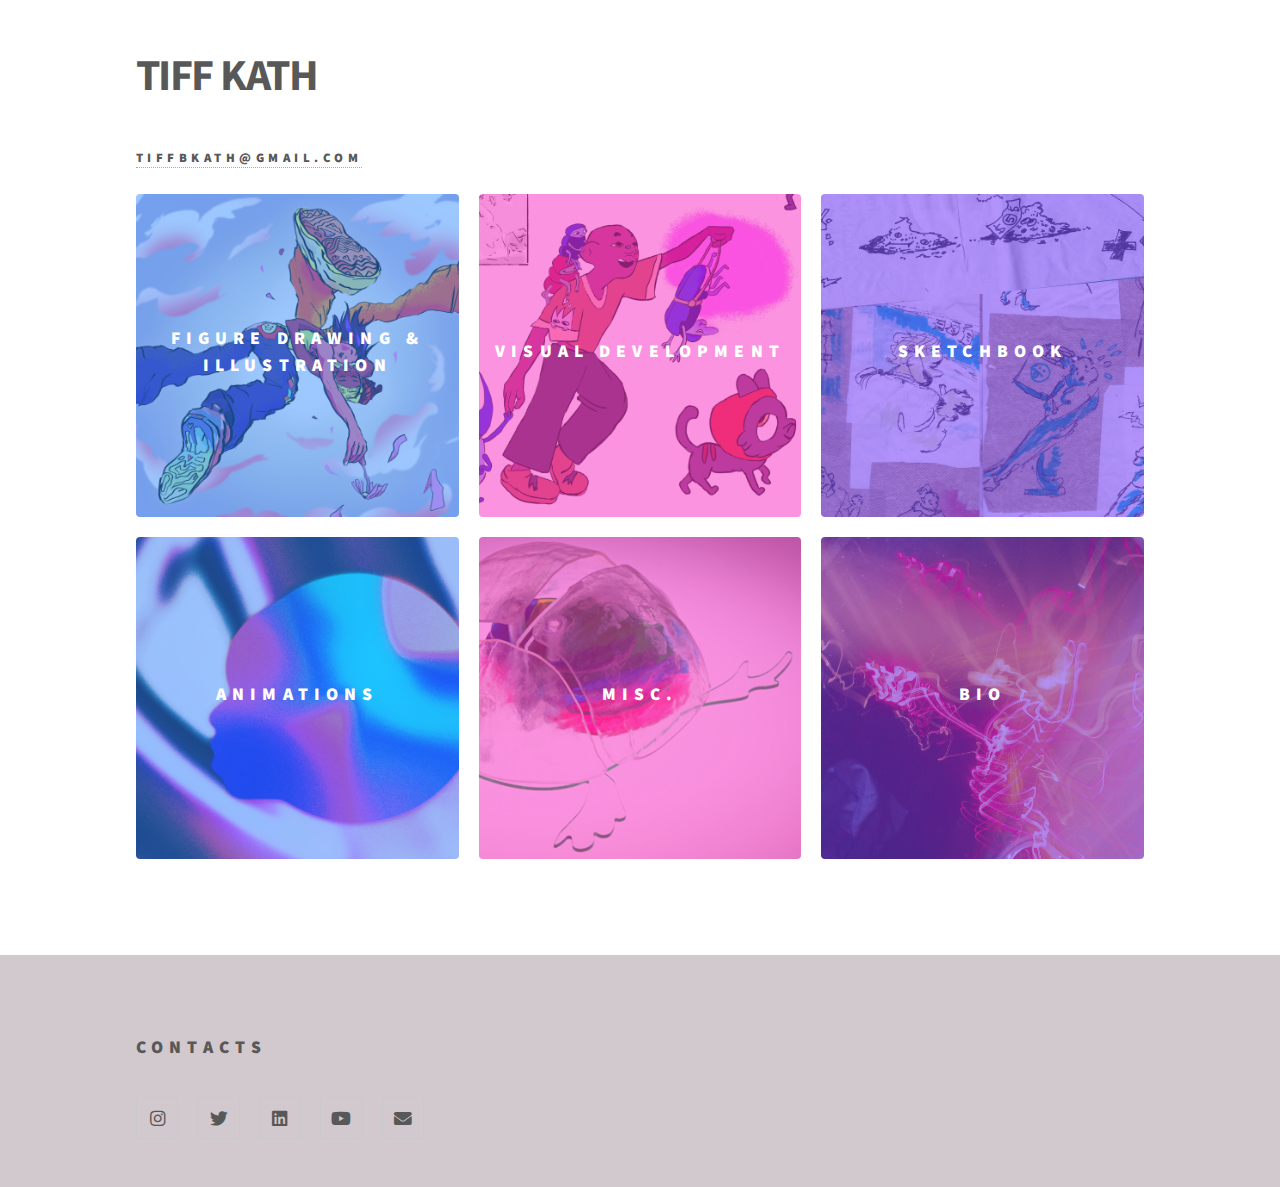
<file: index.html>
<!DOCTYPE HTML>


<html>
	<head>
		<title>Tiff Kath</title>
		<meta charset="utf-8" />
		<meta name="viewport" content="width=device-width, initial-scale=1, user-scalable=no" />
		<link rel="stylesheet" href="assets/css/main.css" />
		<noscript><link rel="stylesheet" href="assets/css/noscript.css" /></noscript>
	</head>

	<body class style="padding-top:3em"></body>

	<body class="is-preload">
		<!-- Wrapper -->
			<div id="wrapper">
				<!-- Main -->
					<div id="main">
						<div class="inner">

							<header>
								<h1>TIFF KATH</h1>

									<h4><a target="_blank" href="mailto: tiffbkath@gmail.com"><span class="label">tiffbkath@gmail.com</span></a></h4>
								</header>

							<section class="tiles">

								<article class="style2">
									<span class="image">
										<img src="multiverse/images/tiffanysArtFiles/thumbnails/Thumb_FD-I_2.jpg" alt="" />
									</span>
									<a href="multiverse/figDraw_Illustration.html">
										<h2>Figure Drawing & Illustration</h2>
										<div class="content">
										</div>
									</a>
								</article>

								<article class="style4">
									<span class="image">
										<img src="multiverse/images/tiffanysArtFiles/thumbnails/Thumb_VD-1.jpg" alt="" />
									</span>
									<a href="multiverse/visualDevelopment.html">
										<h2>Visual Development</h2>
										<div class="content">
										</div>
									</a>
								</article>

								<article class="style3">
									<span class="image">
										<img src="multiverse/images/tiffanysArtFiles/thumbnails/Thumb_Sk-1.jpg" alt="" />
									</span>
									<a href="multiverse/sketchbook.html">
										<h2>Sketchbook</h2>
										<div class="content">
										</div>
									</a>
								</article>

								<article class="style2">
									<span class="image">
										<img src="multiverse/images/tiffanysArtFiles/thumbnails/20220319_021512.jpg" alt="" />
									</span>
									<a href="multiverse/animations.html">
										<h2>Animations</h2>
										<div class="content">
										</div>
									</a>
								</article>

								<article class="style4">
									<span class="image">
										<img src="multiverse/images/tiffanysArtFiles/thumbnails/Thumb_Misc-1.jpg" alt="" />
									</span>
									<a href="multiverse/misc.html">
										<h2>Misc.</h2>
										<div class="content">
										</div>
									</a>
								</article>

								<article class="style3">
									<span class="image">
										<img src="multiverse/images/tiffanysArtFiles/thumbnails/Thumb_Bio_2.jpg" alt="" />
									</span>
									<a href="about.html">
										<h2>Bio</h2>
										<div class="content">
										</div>
									</a>
								</article>
							</section>
						</div>
					</div>

				<!-- Footer -->
					<footer id="footer">
						<div class="inner">
							<section>
								<h2>Contacts</h2>
								<ul class="icons">
									<li><a target = "_blank" href="https://www.instagram.com/tiff_kath_/" class="icon brands style2 fa-instagram"><span class="label">Instagram</span></a></li>
									<li><a target = "_blank" href="https://twitter.com/tiff_kath_" class="icon brands style2 fa-twitter"><span class="label">Twitter</span></a></li>
									<li><a target = "_blank" href="https://www.linkedin.com/in/tiff-kath/" class="icon brands style2 fa-linkedin"><span class="label">LinkedIn</span></a></li>
									<li><a target = "_blank" href="https://www.youtube.com/channel/UC6vr6rwYHt01AOliwTEpOPw" class="icon brands style2 fa-youtube"><span class="label">Youtube</span></a></li>
									<li><a target = "_blank" href="mailto: tiffbkath@gmail.com" class="icon solid style2 fa-envelope"><span class="label">Email</span></a></li>
								</ul>
							</section>
						</div>
					</footer>

			</div>

		<!-- Scripts -->
			<script src="assets/js/jquery.min.js"></script>
			<script src="assets/js/browser.min.js"></script>
			<script src="assets/js/breakpoints.min.js"></script>
			<script src="assets/js/util.js"></script>
			<script src="assets/js/main.js"></script>

	</body>
</html>
</file>
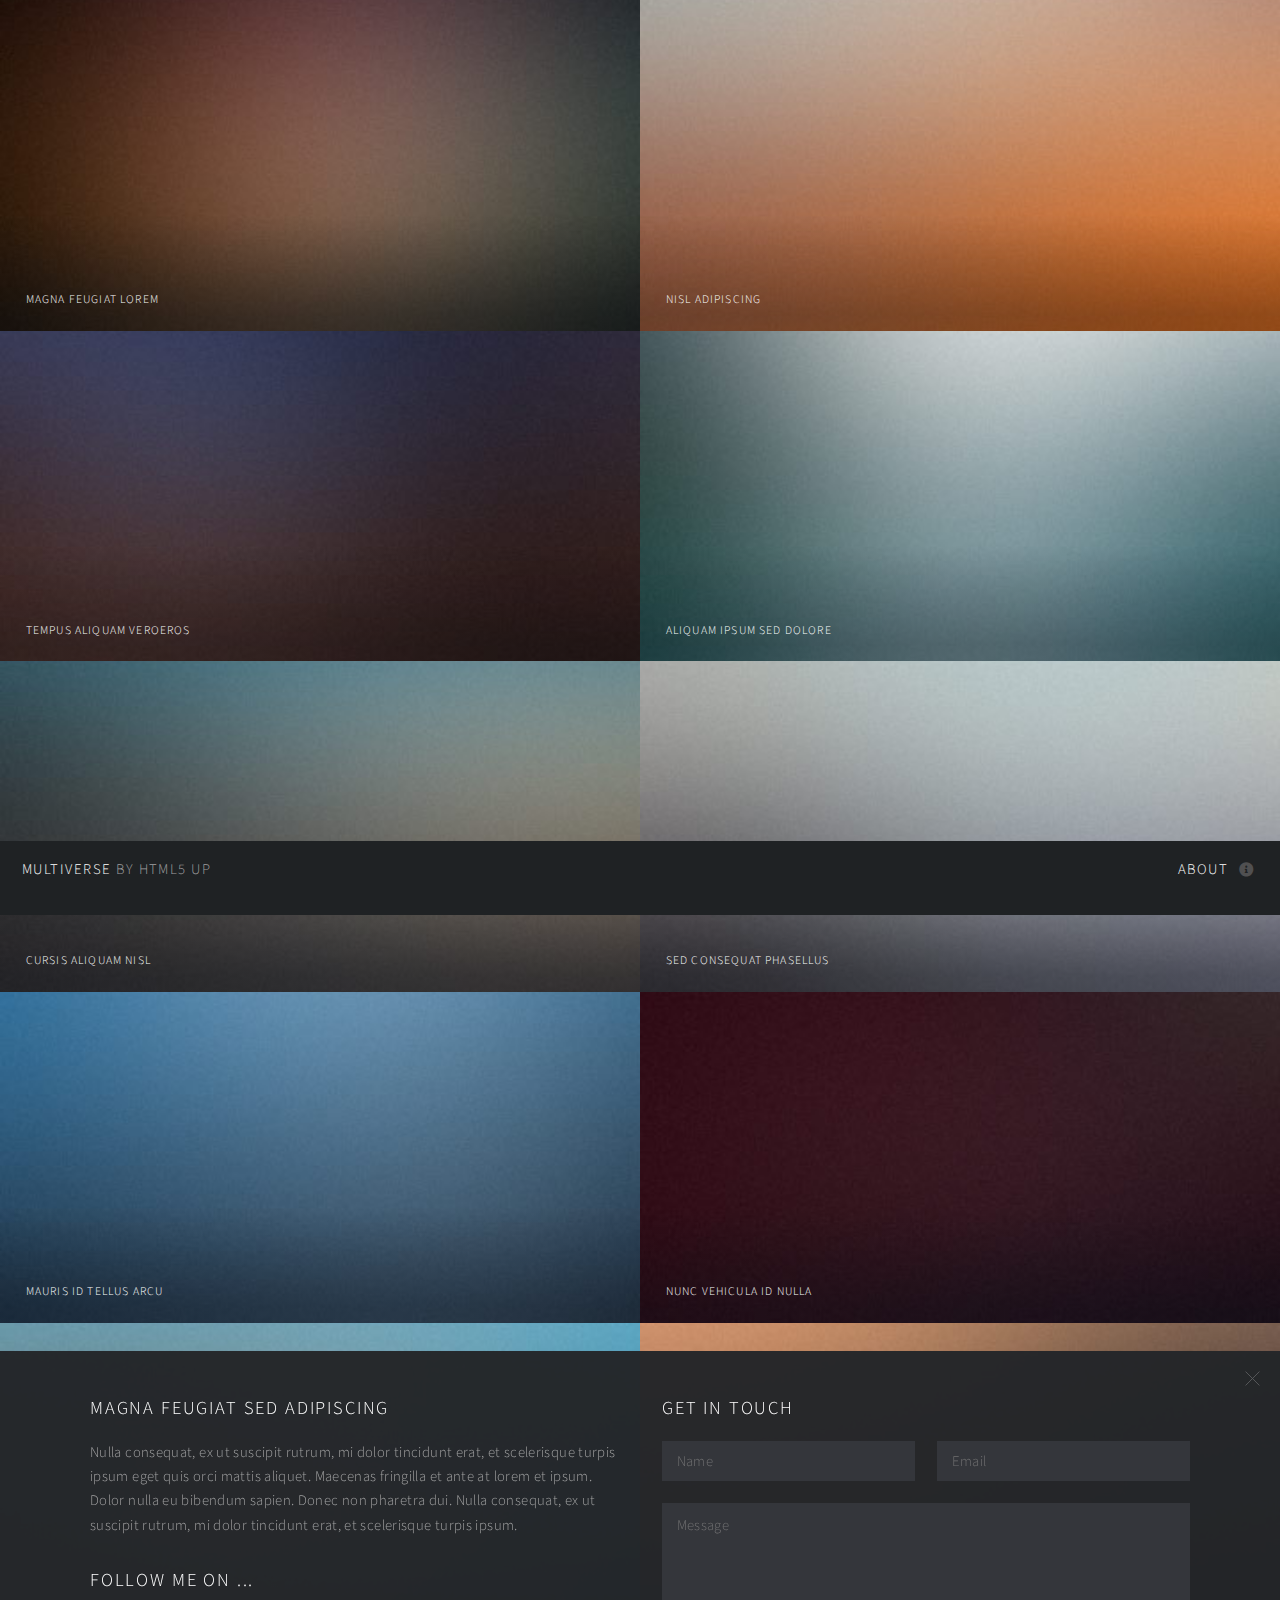
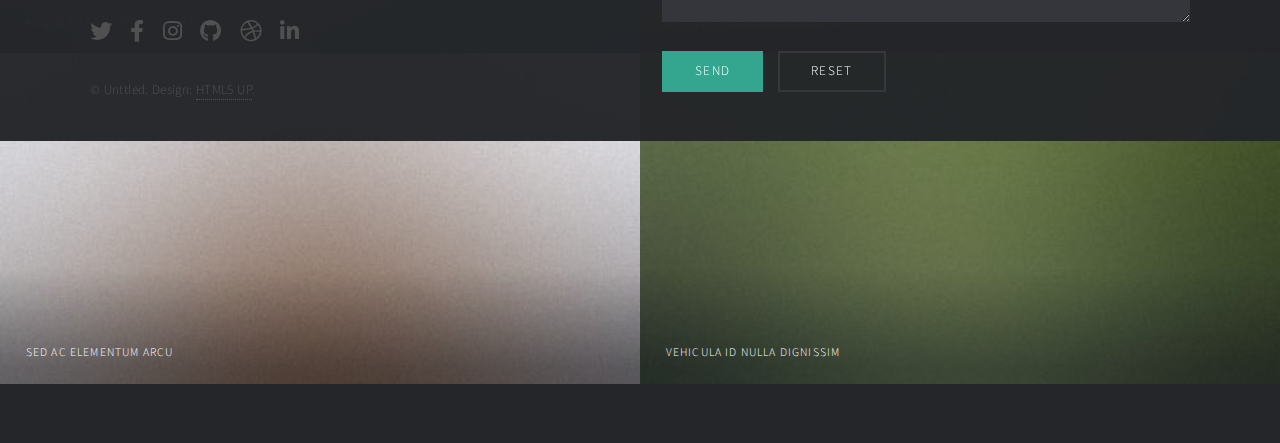
<file: multiverse/index.html>
<!DOCTYPE HTML>
<!--
	Multiverse by HTML5 UP
	html5up.net | @ajlkn
	Free for personal and commercial use under the CCA 3.0 license (html5up.net/license)
-->
<html>
	<head>
		<title>Multiverse by HTML5 UP</title>
		<meta charset="utf-8" />
		<meta name="viewport" content="width=device-width, initial-scale=1, user-scalable=no" />
		<link rel="stylesheet" href="assets/css/main.css" />
		<noscript><link rel="stylesheet" href="assets/css/noscript.css" /></noscript>
	</head>
	<body class="is-preload">

		<!-- Wrapper -->
			<div id="wrapper">

				<!-- Header -->
					<header id="header">
						<h1><a href="index.html"><strong>Multiverse</strong> by HTML5 UP</a></h1>
						<nav>
							<ul>
								<li><a href="#footer" class="icon solid fa-info-circle">About</a></li>
							</ul>
						</nav>
					</header>

				<!-- Main -->
					<div id="main">
						<article class="thumb">
							<a href="images/fulls/01.jpg" class="image"><img src="images/thumbs/01.jpg" alt="" /></a>
							<h2>Magna feugiat lorem</h2>
							<p>Nunc blandit nisi ligula magna sodales lectus elementum non. Integer id venenatis velit.</p>
						</article>
						<article class="thumb">
							<a href="images/fulls/02.jpg" class="image"><img src="images/thumbs/02.jpg" alt="" /></a>
							<h2>Nisl adipiscing</h2>
							<p>Nunc blandit nisi ligula magna sodales lectus elementum non. Integer id venenatis velit.</p>
						</article>
						<article class="thumb">
							<a href="images/fulls/03.jpg" class="image"><img src="images/thumbs/03.jpg" alt="" /></a>
							<h2>Tempus aliquam veroeros</h2>
							<p>Nunc blandit nisi ligula magna sodales lectus elementum non. Integer id venenatis velit.</p>
						</article>
						<article class="thumb">
							<a href="images/fulls/04.jpg" class="image"><img src="images/thumbs/04.jpg" alt="" /></a>
							<h2>Aliquam ipsum sed dolore</h2>
							<p>Nunc blandit nisi ligula magna sodales lectus elementum non. Integer id venenatis velit.</p>
						</article>
						<article class="thumb">
							<a href="images/fulls/05.jpg" class="image"><img src="images/thumbs/05.jpg" alt="" /></a>
							<h2>Cursis aliquam nisl</h2>
							<p>Nunc blandit nisi ligula magna sodales lectus elementum non. Integer id venenatis velit.</p>
						</article>
						<article class="thumb">
							<a href="images/fulls/06.jpg" class="image"><img src="images/thumbs/06.jpg" alt="" /></a>
							<h2>Sed consequat phasellus</h2>
							<p>Nunc blandit nisi ligula magna sodales lectus elementum non. Integer id venenatis velit.</p>
						</article>
						<article class="thumb">
							<a href="images/fulls/07.jpg" class="image"><img src="images/thumbs/07.jpg" alt="" /></a>
							<h2>Mauris id tellus arcu</h2>
							<p>Nunc blandit nisi ligula magna sodales lectus elementum non. Integer id venenatis velit.</p>
						</article>
						<article class="thumb">
							<a href="images/fulls/08.jpg" class="image"><img src="images/thumbs/08.jpg" alt="" /></a>
							<h2>Nunc vehicula id nulla</h2>
							<p>Nunc blandit nisi ligula magna sodales lectus elementum non. Integer id venenatis velit.</p>
						</article>
						<article class="thumb">
							<a href="images/fulls/09.jpg" class="image"><img src="images/thumbs/09.jpg" alt="" /></a>
							<h2>Neque et faucibus viverra</h2>
							<p>Nunc blandit nisi ligula magna sodales lectus elementum non. Integer id venenatis velit.</p>
						</article>
						<article class="thumb">
							<a href="images/fulls/10.jpg" class="image"><img src="images/thumbs/10.jpg" alt="" /></a>
							<h2>Mattis ante fermentum</h2>
							<p>Nunc blandit nisi ligula magna sodales lectus elementum non. Integer id venenatis velit.</p>
						</article>
						<article class="thumb">
							<a href="images/fulls/11.jpg" class="image"><img src="images/thumbs/11.jpg" alt="" /></a>
							<h2>Sed ac elementum arcu</h2>
							<p>Nunc blandit nisi ligula magna sodales lectus elementum non. Integer id venenatis velit.</p>
						</article>
						<article class="thumb">
							<a href="images/fulls/12.jpg" class="image"><img src="images/thumbs/12.jpg" alt="" /></a>
							<h2>Vehicula id nulla dignissim</h2>
							<p>Nunc blandit nisi ligula magna sodales lectus elementum non. Integer id venenatis velit.</p>
						</article>
					</div>

				<!-- Footer -->
					<footer id="footer" class="panel">
						<div class="inner split">
							<div>
								<section>
									<h2>Magna feugiat sed adipiscing</h2>
									<p>Nulla consequat, ex ut suscipit rutrum, mi dolor tincidunt erat, et scelerisque turpis ipsum eget quis orci mattis aliquet. Maecenas fringilla et ante at lorem et ipsum. Dolor nulla eu bibendum sapien. Donec non pharetra dui. Nulla consequat, ex ut suscipit rutrum, mi dolor tincidunt erat, et scelerisque turpis ipsum.</p>
								</section>
								<section>
									<h2>Follow me on ...</h2>
									<ul class="icons">
										<li><a href="#" class="icon brands fa-twitter"><span class="label">Twitter</span></a></li>
										<li><a href="#" class="icon brands fa-facebook-f"><span class="label">Facebook</span></a></li>
										<li><a href="#" class="icon brands fa-instagram"><span class="label">Instagram</span></a></li>
										<li><a href="#" class="icon brands fa-github"><span class="label">GitHub</span></a></li>
										<li><a href="#" class="icon brands fa-dribbble"><span class="label">Dribbble</span></a></li>
										<li><a href="#" class="icon brands fa-linkedin-in"><span class="label">LinkedIn</span></a></li>
									</ul>
								</section>
								<p class="copyright">
									&copy; Unttled. Design: <a href="http://html5up.net">HTML5 UP</a>.
								</p>
							</div>
							<div>
								<section>
									<h2>Get in touch</h2>
									<form method="post" action="#">
										<div class="fields">
											<div class="field half">
												<input type="text" name="name" id="name" placeholder="Name" />
											</div>
											<div class="field half">
												<input type="text" name="email" id="email" placeholder="Email" />
											</div>
											<div class="field">
												<textarea name="message" id="message" rows="4" placeholder="Message"></textarea>
											</div>
										</div>
										<ul class="actions">
											<li><input type="submit" value="Send" class="primary" /></li>
											<li><input type="reset" value="Reset" /></li>
										</ul>
									</form>
								</section>
							</div>
						</div>
					</footer>

			</div>

		<!-- Scripts -->
			<script src="assets/js/jquery.min.js"></script>
			<script src="assets/js/jquery.poptrox.min.js"></script>
			<script src="assets/js/browser.min.js"></script>
			<script src="assets/js/breakpoints.min.js"></script>
			<script src="assets/js/util.js"></script>
			<script src="assets/js/main.js"></script>

	</body>
</html>
</file>
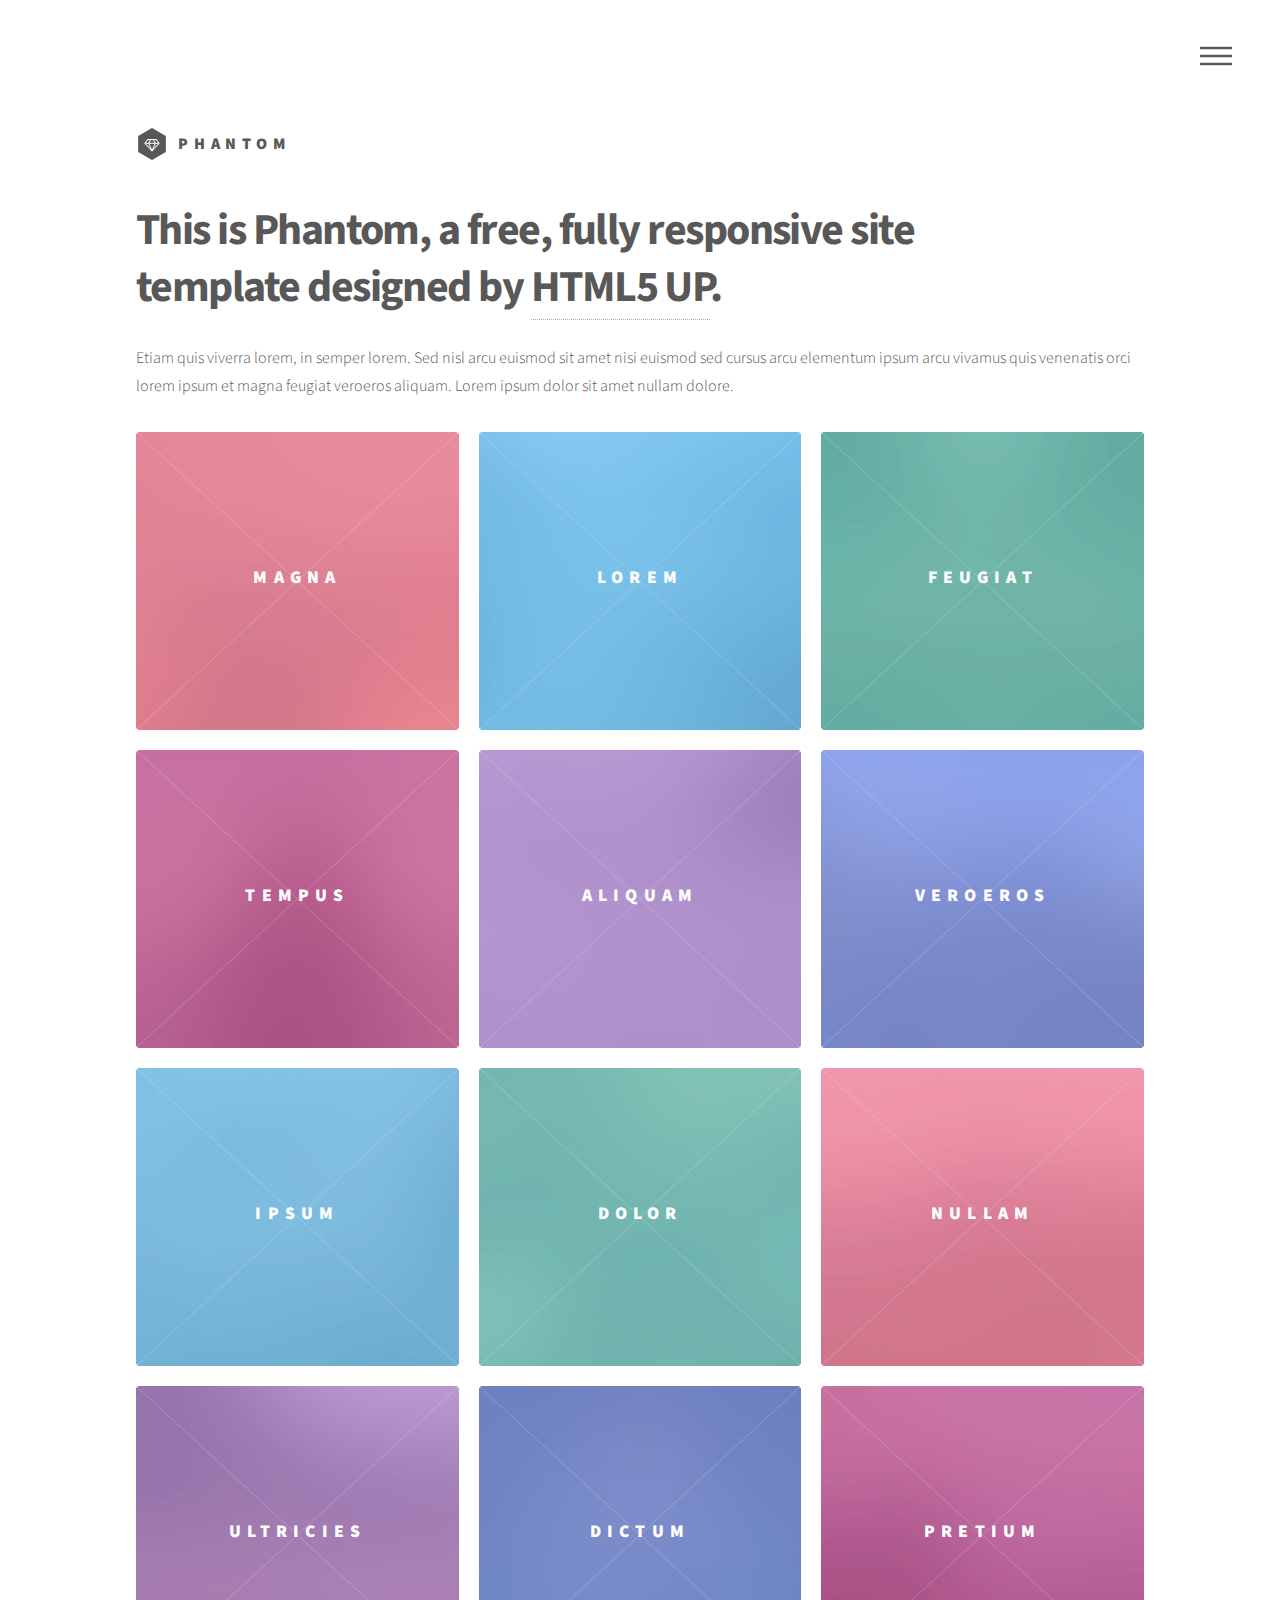
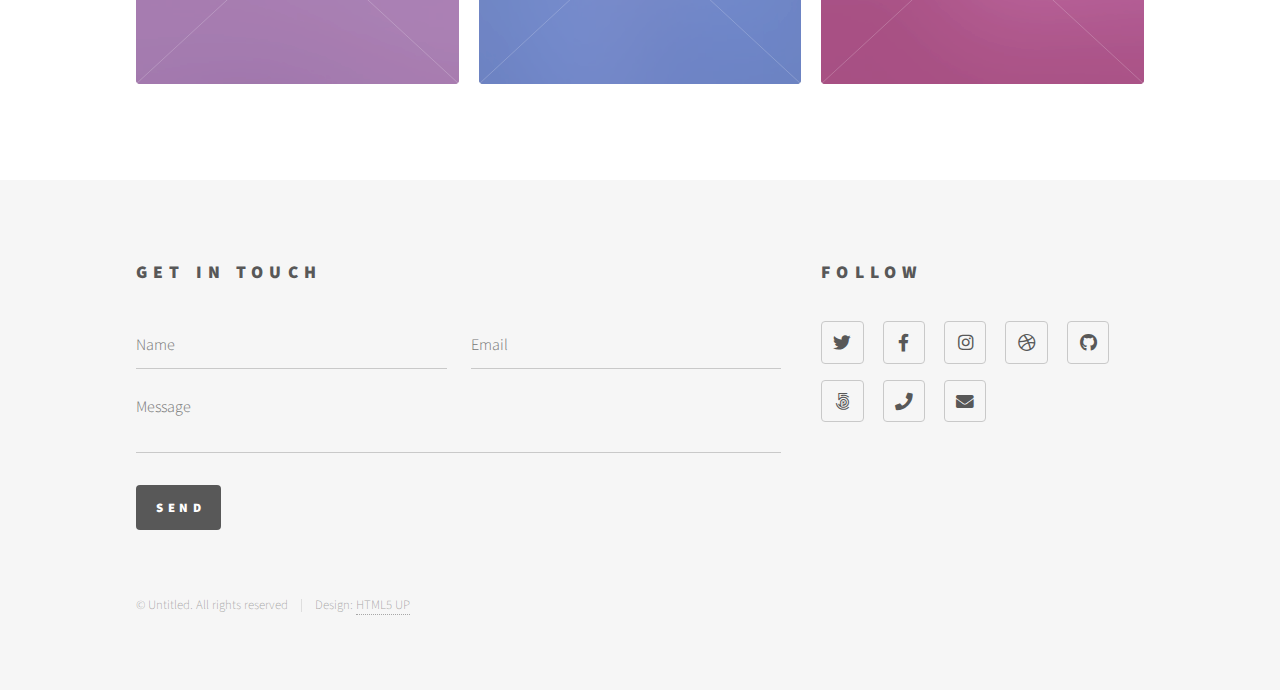
<file: phantom/index.html>
<!DOCTYPE HTML>
<!--
	Phantom by HTML5 UP
	html5up.net | @ajlkn
	Free for personal and commercial use under the CCA 3.0 license (html5up.net/license)
-->
<html>
	<head>
		<title>Phantom by HTML5 UP</title>
		<meta charset="utf-8" />
		<meta name="viewport" content="width=device-width, initial-scale=1, user-scalable=no" />
		<link rel="stylesheet" href="assets/css/main.css" />
		<noscript><link rel="stylesheet" href="assets/css/noscript.css" /></noscript>
	</head>
	<body class="is-preload">
		<!-- Wrapper -->
			<div id="wrapper">

				<!-- Header -->
					<header id="header">
						<div class="inner">

							<!-- Logo -->
								<a href="index.html" class="logo">
									<span class="symbol"><img src="images/logo.svg" alt="" /></span><span class="title">Phantom</span>
								</a>

							<!-- Nav -->
								<nav>
									<ul>
										<li><a href="#menu">Menu</a></li>
									</ul>
								</nav>

						</div>
					</header>

				<!-- Menu -->
					<nav id="menu">
						<h2>Menu</h2>
						<ul>
							<li><a href="index.html">Home</a></li>
							<li><a href="generic.html">Ipsum veroeros</a></li>
							<li><a href="generic.html">Tempus etiam</a></li>
							<li><a href="generic.html">Consequat dolor</a></li>
							<li><a href="elements.html">Elements</a></li>
						</ul>
					</nav>

				<!-- Main -->
					<div id="main">
						<div class="inner">
							<header>
								<h1>This is Phantom, a free, fully responsive site<br />
								template designed by <a href="http://html5up.net">HTML5 UP</a>.</h1>
								<p>Etiam quis viverra lorem, in semper lorem. Sed nisl arcu euismod sit amet nisi euismod sed cursus arcu elementum ipsum arcu vivamus quis venenatis orci lorem ipsum et magna feugiat veroeros aliquam. Lorem ipsum dolor sit amet nullam dolore.</p>
							</header>
							<section class="tiles">
								<article class="style1">
									<span class="image">
										<img src="images/pic01.jpg" alt="" />
									</span>
									<a href="generic.html">
										<h2>Magna</h2>
										<div class="content">
											<p>Sed nisl arcu euismod sit amet nisi lorem etiam dolor veroeros et feugiat.</p>
										</div>
									</a>
								</article>
								<article class="style2">
									<span class="image">
										<img src="images/pic02.jpg" alt="" />
									</span>
									<a href="generic.html">
										<h2>Lorem</h2>
										<div class="content">
											<p>Sed nisl arcu euismod sit amet nisi lorem etiam dolor veroeros et feugiat.</p>
										</div>
									</a>
								</article>
								<article class="style3">
									<span class="image">
										<img src="images/pic03.jpg" alt="" />
									</span>
									<a href="generic.html">
										<h2>Feugiat</h2>
										<div class="content">
											<p>Sed nisl arcu euismod sit amet nisi lorem etiam dolor veroeros et feugiat.</p>
										</div>
									</a>
								</article>
								<article class="style4">
									<span class="image">
										<img src="images/pic04.jpg" alt="" />
									</span>
									<a href="generic.html">
										<h2>Tempus</h2>
										<div class="content">
											<p>Sed nisl arcu euismod sit amet nisi lorem etiam dolor veroeros et feugiat.</p>
										</div>
									</a>
								</article>
								<article class="style5">
									<span class="image">
										<img src="images/pic05.jpg" alt="" />
									</span>
									<a href="generic.html">
										<h2>Aliquam</h2>
										<div class="content">
											<p>Sed nisl arcu euismod sit amet nisi lorem etiam dolor veroeros et feugiat.</p>
										</div>
									</a>
								</article>
								<article class="style6">
									<span class="image">
										<img src="images/pic06.jpg" alt="" />
									</span>
									<a href="generic.html">
										<h2>Veroeros</h2>
										<div class="content">
											<p>Sed nisl arcu euismod sit amet nisi lorem etiam dolor veroeros et feugiat.</p>
										</div>
									</a>
								</article>
								<article class="style2">
									<span class="image">
										<img src="images/pic07.jpg" alt="" />
									</span>
									<a href="generic.html">
										<h2>Ipsum</h2>
										<div class="content">
											<p>Sed nisl arcu euismod sit amet nisi lorem etiam dolor veroeros et feugiat.</p>
										</div>
									</a>
								</article>
								<article class="style3">
									<span class="image">
										<img src="images/pic08.jpg" alt="" />
									</span>
									<a href="generic.html">
										<h2>Dolor</h2>
										<div class="content">
											<p>Sed nisl arcu euismod sit amet nisi lorem etiam dolor veroeros et feugiat.</p>
										</div>
									</a>
								</article>
								<article class="style1">
									<span class="image">
										<img src="images/pic09.jpg" alt="" />
									</span>
									<a href="generic.html">
										<h2>Nullam</h2>
										<div class="content">
											<p>Sed nisl arcu euismod sit amet nisi lorem etiam dolor veroeros et feugiat.</p>
										</div>
									</a>
								</article>
								<article class="style5">
									<span class="image">
										<img src="images/pic10.jpg" alt="" />
									</span>
									<a href="generic.html">
										<h2>Ultricies</h2>
										<div class="content">
											<p>Sed nisl arcu euismod sit amet nisi lorem etiam dolor veroeros et feugiat.</p>
										</div>
									</a>
								</article>
								<article class="style6">
									<span class="image">
										<img src="images/pic11.jpg" alt="" />
									</span>
									<a href="generic.html">
										<h2>Dictum</h2>
										<div class="content">
											<p>Sed nisl arcu euismod sit amet nisi lorem etiam dolor veroeros et feugiat.</p>
										</div>
									</a>
								</article>
								<article class="style4">
									<span class="image">
										<img src="images/pic12.jpg" alt="" />
									</span>
									<a href="generic.html">
										<h2>Pretium</h2>
										<div class="content">
											<p>Sed nisl arcu euismod sit amet nisi lorem etiam dolor veroeros et feugiat.</p>
										</div>
									</a>
								</article>
							</section>
						</div>
					</div>

				<!-- Footer -->
					<footer id="footer">
						<div class="inner">
							<section>
								<h2>Get in touch</h2>
								<form method="post" action="#">
									<div class="fields">
										<div class="field half">
											<input type="text" name="name" id="name" placeholder="Name" />
										</div>
										<div class="field half">
											<input type="email" name="email" id="email" placeholder="Email" />
										</div>
										<div class="field">
											<textarea name="message" id="message" placeholder="Message"></textarea>
										</div>
									</div>
									<ul class="actions">
										<li><input type="submit" value="Send" class="primary" /></li>
									</ul>
								</form>
							</section>
							<section>
								<h2>Follow</h2>
								<ul class="icons">
									<li><a href="#" class="icon brands style2 fa-twitter"><span class="label">Twitter</span></a></li>
									<li><a href="#" class="icon brands style2 fa-facebook-f"><span class="label">Facebook</span></a></li>
									<li><a href="#" class="icon brands style2 fa-instagram"><span class="label">Instagram</span></a></li>
									<li><a href="#" class="icon brands style2 fa-dribbble"><span class="label">Dribbble</span></a></li>
									<li><a href="#" class="icon brands style2 fa-github"><span class="label">GitHub</span></a></li>
									<li><a href="#" class="icon brands style2 fa-500px"><span class="label">500px</span></a></li>
									<li><a href="#" class="icon solid style2 fa-phone"><span class="label">Phone</span></a></li>
									<li><a href="#" class="icon solid style2 fa-envelope"><span class="label">Email</span></a></li>
								</ul>
							</section>
							<ul class="copyright">
								<li>&copy; Untitled. All rights reserved</li><li>Design: <a href="http://html5up.net">HTML5 UP</a></li>
							</ul>
						</div>
					</footer>

			</div>

		<!-- Scripts -->
			<script src="assets/js/jquery.min.js"></script>
			<script src="assets/js/browser.min.js"></script>
			<script src="assets/js/breakpoints.min.js"></script>
			<script src="assets/js/util.js"></script>
			<script src="assets/js/main.js"></script>

	</body>
</html>
</file>
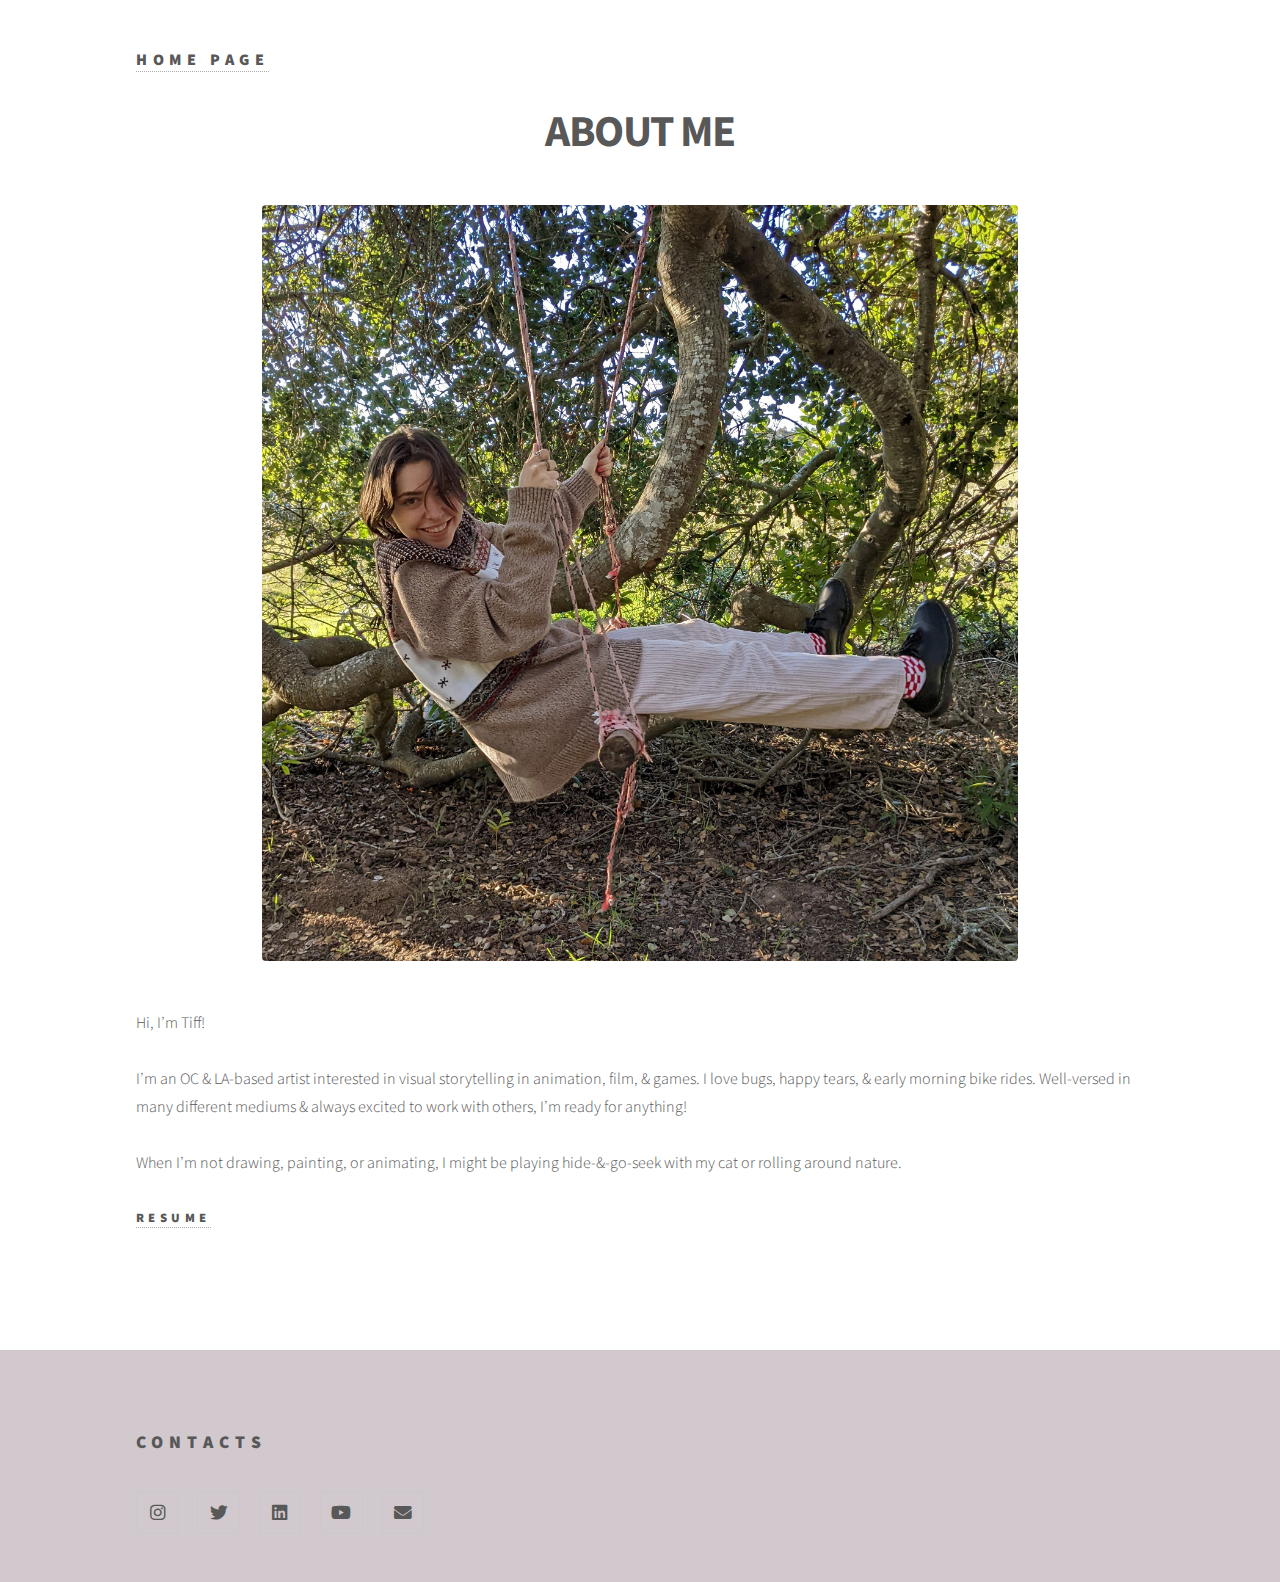
<file: about.html>
<!DOCTYPE HTML>
<!--
	Phantom by HTML5 UP
	html5up.net | @ajlkn
	Free for personal and commercial use under the CCA 3.0 license (html5up.net/license)
-->
<html>
	<head>
		<title>Tiff Kath - About Me</title>
		<meta charset="utf-8" />
		<meta name="viewport" content="width=device-width, initial-scale=1, user-scalable=no" />
		<link rel="stylesheet" href="assets/css/main.css" />
		<noscript><link rel="stylesheet" href="assets/css/noscript.css" /></noscript>
	</head>
	<body class="is-preload">

		

		<!-- Wrapper -->
			<div id="wrapper">

				<body class style="padding-top:3em"></body>



				<!-- Main -->
					<div id="main">
						<div class="inner">
							<h3 style="text-align: left;"><a href="index.html"><strong>Home Page</strong></a></h3>
							<h1 style="text-align: center;">ABOUT ME</h1>

							<span class="image main"><img style="height: 20cm;width: 20cm; margin: 10px auto 20px;" src="Files/PXL_20220202_002327755.MP.jpg" alt="" /></span>

							<p>Hi, I’m Tiff!<br><br>

								I’m an OC & LA-based artist interested in visual storytelling in animation, film, & games. I love bugs, happy tears, & early morning bike rides. 

								Well-versed in many different mediums & always excited to work with others, I’m ready for anything!
								<br><br>
								When I’m not drawing, painting, or animating, I might be playing hide-&-go-seek with my cat or rolling around nature.
								</p>
						
								<h5><a target="_blank" href="Files/2203_Tiff-Kath-Resume.pdf">Resume</a></h5>
						</div>
					</div>

				<!-- Footer -->
				<footer id="footer">
					<div class="inner">
						<section>
							<h2>Contacts</h2>
							<ul class="icons">
								<li><a target = "_blank" href="https://www.instagram.com/tiff_kath_/" class="icon brands style2 fa-instagram"><span class="label">Instagram</span></a></li>
								<li><a target = "_blank" href="https://twitter.com/tiff_kath_" class="icon brands style2 fa-twitter"><span class="label">Twitter</span></a></li>
								<li><a target = "_blank" href="https://www.linkedin.com/in/tiff-kath/" class="icon brands style2 fa-linkedin"><span class="label">LinkedIn</span></a></li>
								<li><a target = "_blank" href="https://www.youtube.com/channel/UC6vr6rwYHt01AOliwTEpOPw" class="icon brands style2 fa-youtube"><span class="label">Youtube</span></a></li>
								<li><a target = "_blank" href="mailto: tiffbkath@gmail.com" class="icon solid style2 fa-envelope"><span class="label">Email</span></a></li>
							</ul>
						</section>
					</div>
				</footer>
			</div>

		<!-- Scripts -->
			<script src="assets/js/jquery.min.js"></script>
			<script src="assets/js/browser.min.js"></script>
			<script src="assets/js/breakpoints.min.js"></script>
			<script src="assets/js/util.js"></script>
			<script src="assets/js/main.js"></script>

	</body>
</html>
</file>
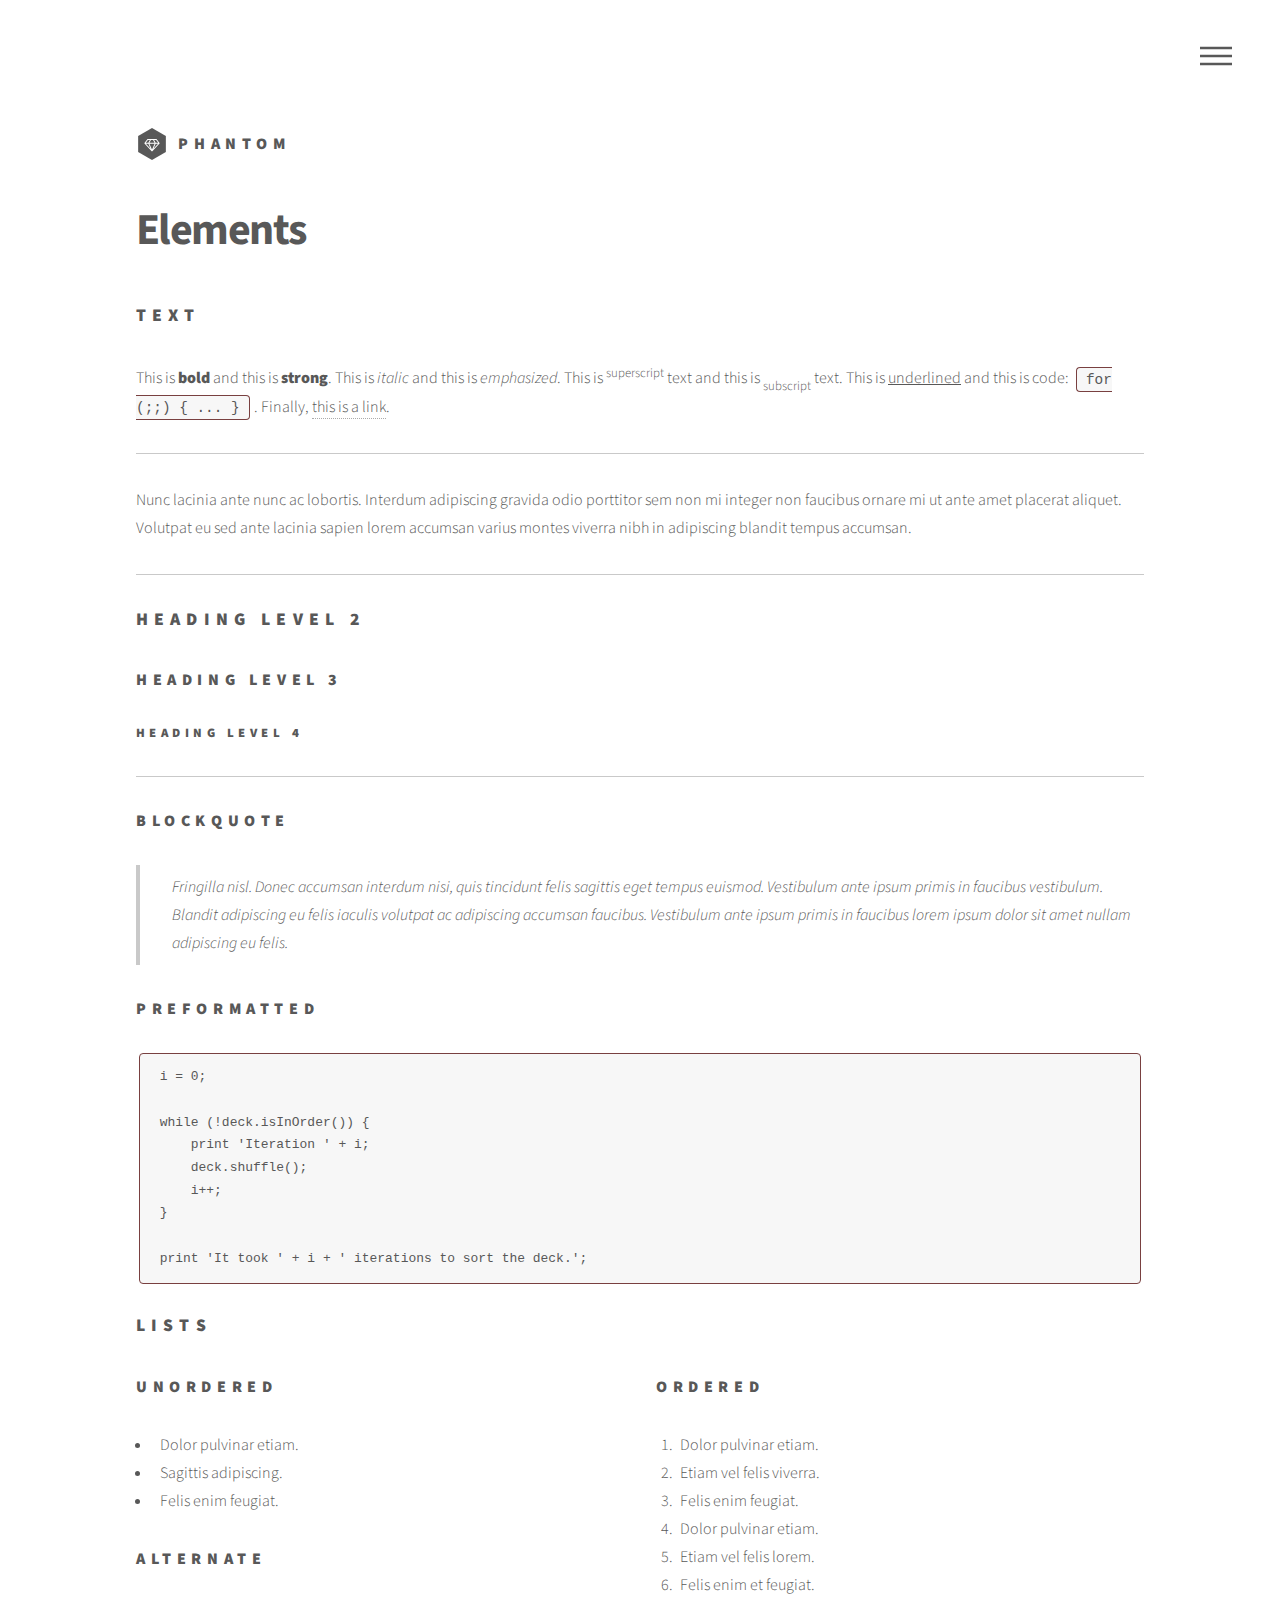
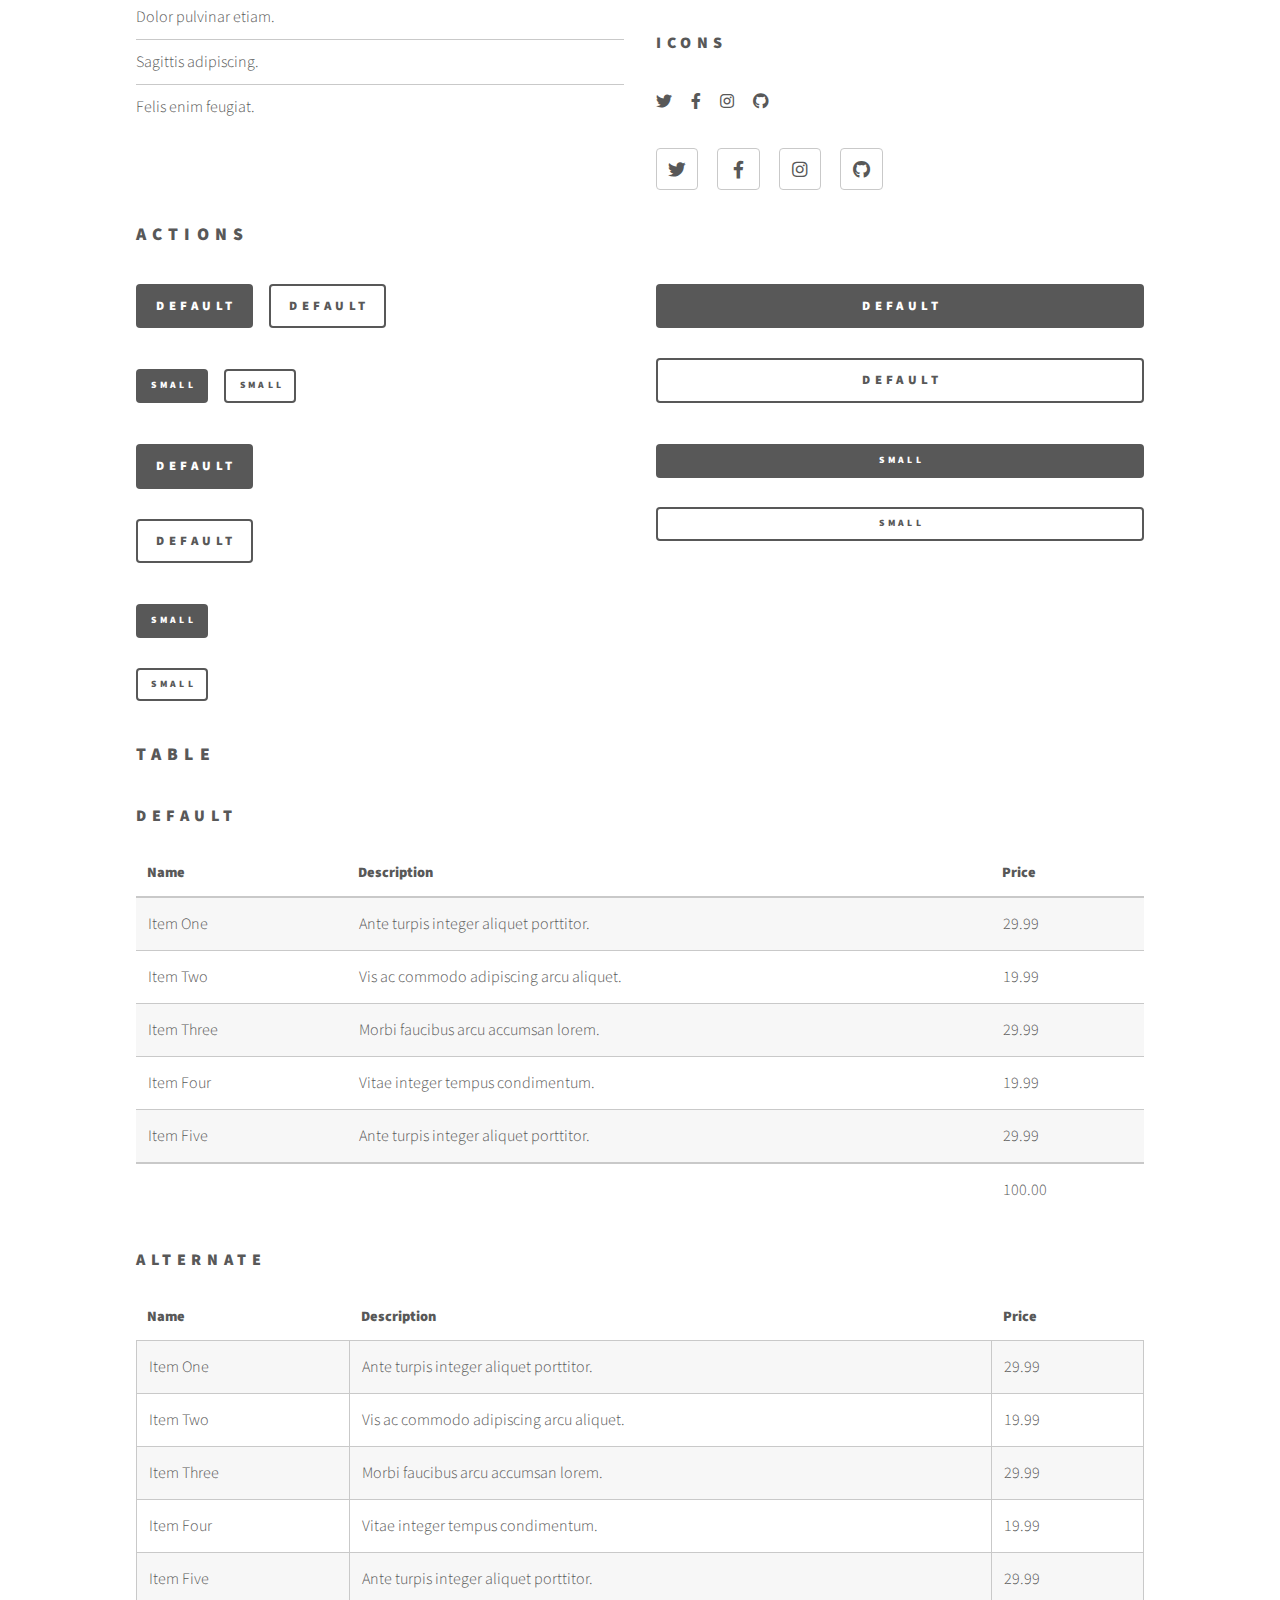
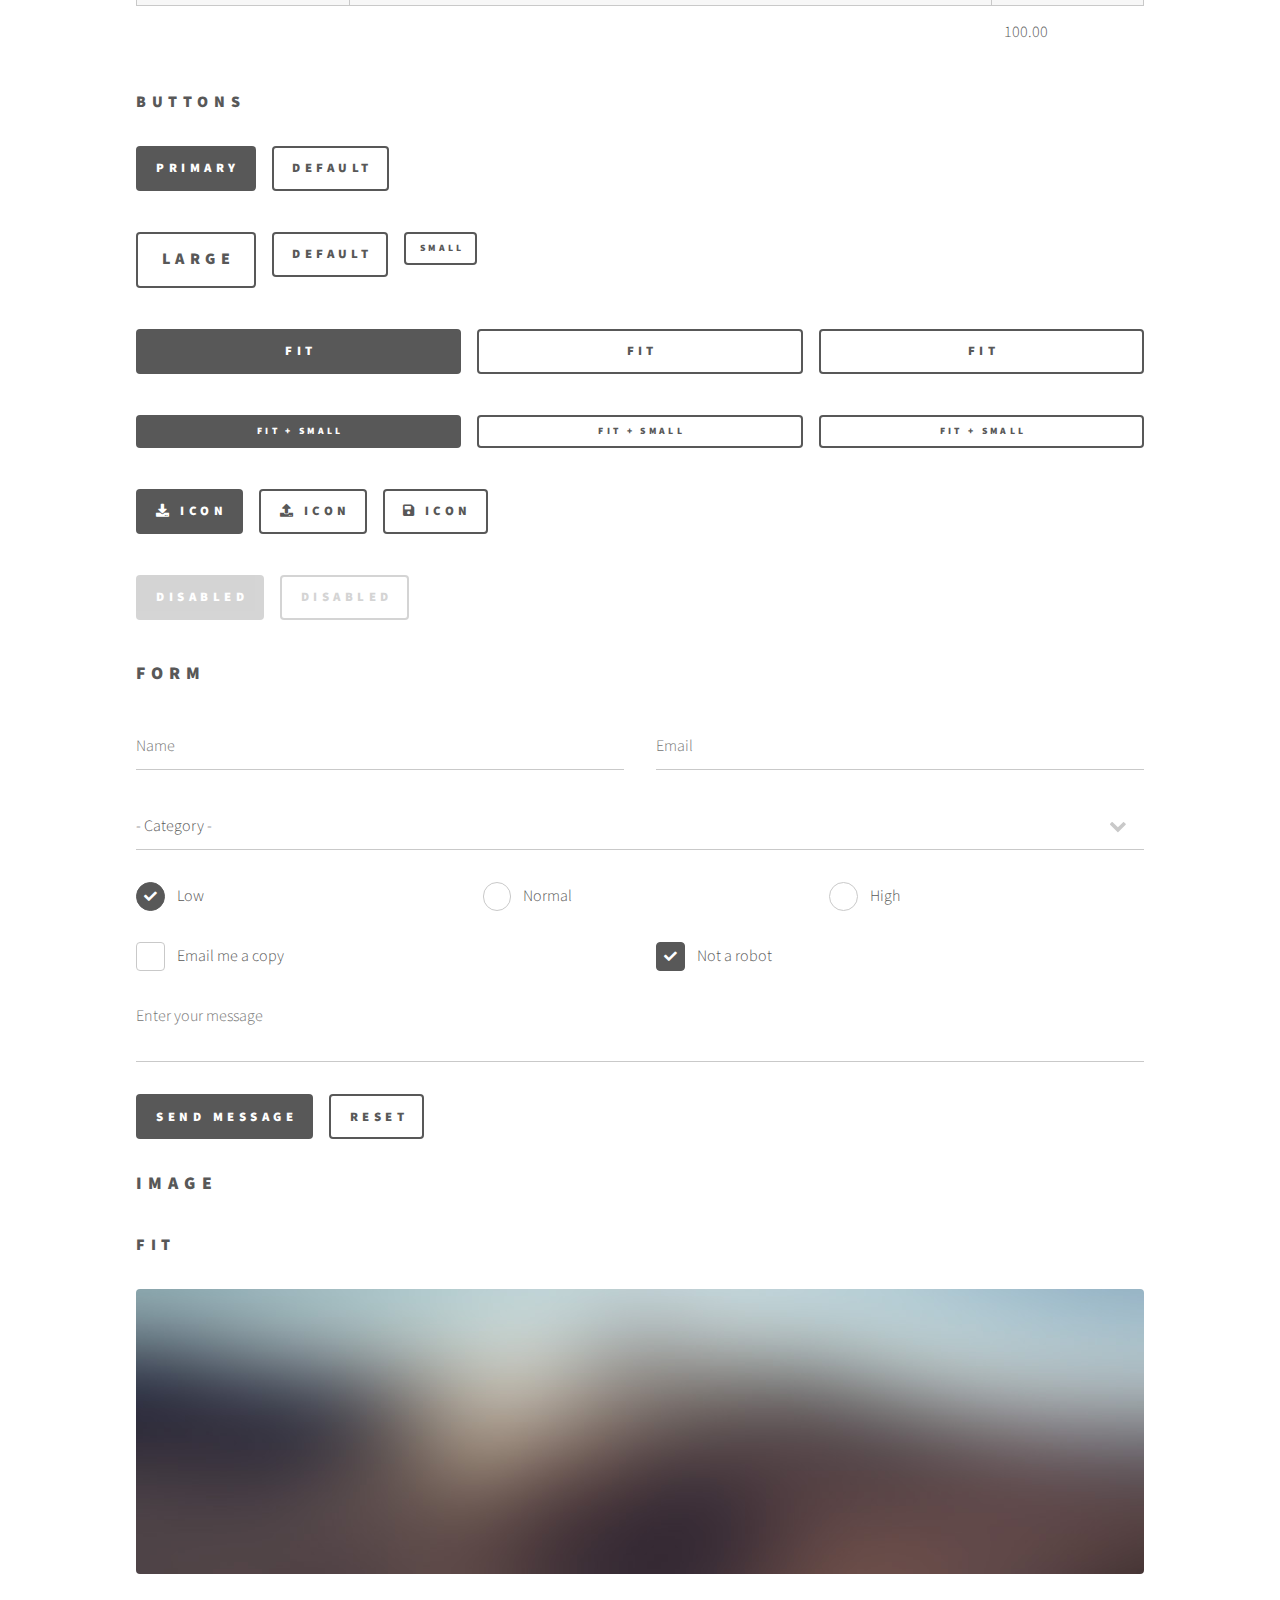
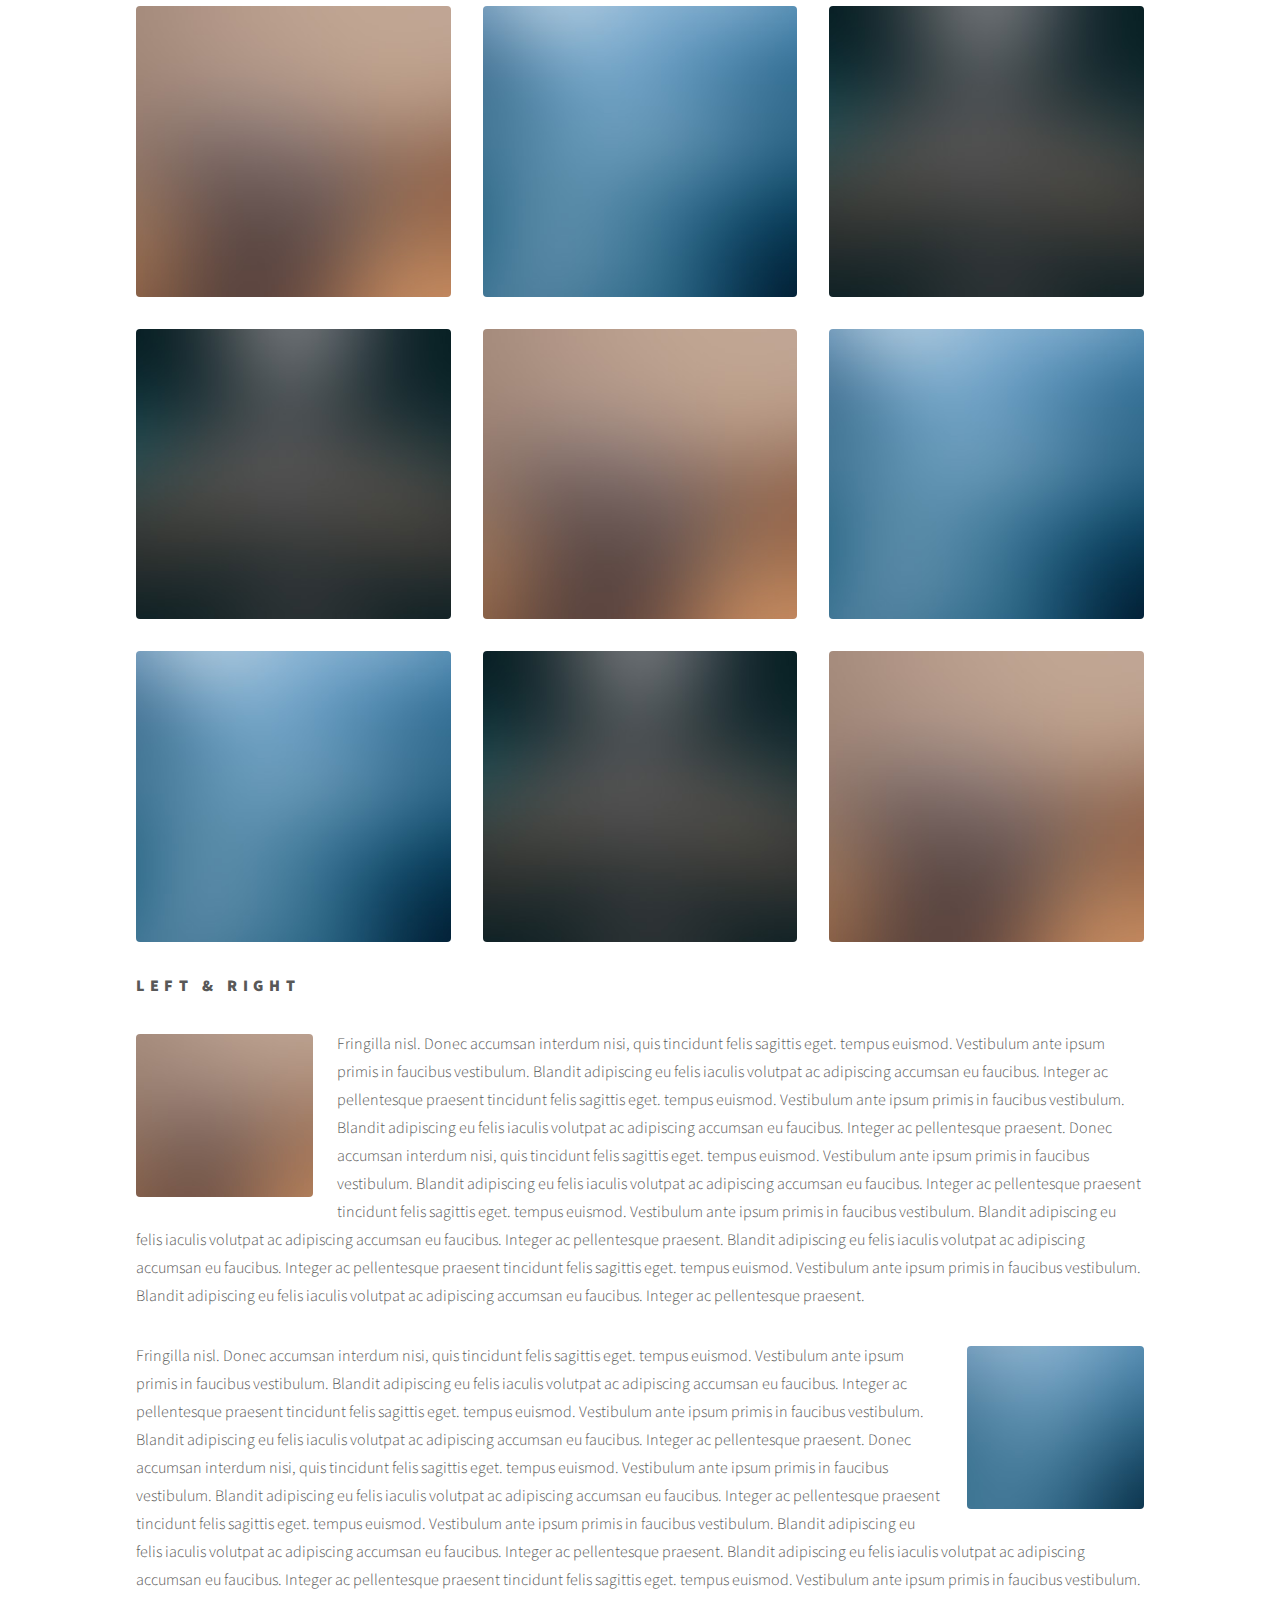
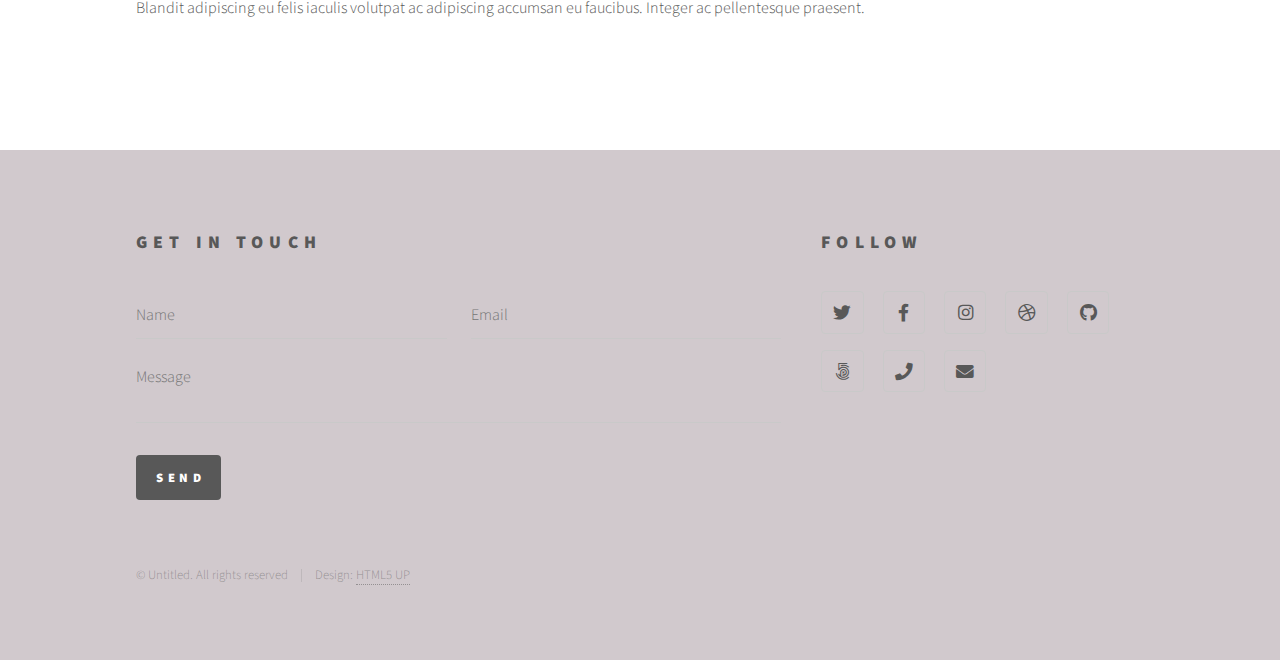
<file: elements.html>
<!DOCTYPE HTML>
<!--
	Phantom by HTML5 UP
	html5up.net | @ajlkn
	Free for personal and commercial use under the CCA 3.0 license (html5up.net/license)
-->
<html>
	<head>
		<title>Elements - Phantom by HTML5 UP</title>
		<meta charset="utf-8" />
		<meta name="viewport" content="width=device-width, initial-scale=1, user-scalable=no" />
		<link rel="stylesheet" href="assets/css/main.css" />
		<noscript><link rel="stylesheet" href="assets/css/noscript.css" /></noscript>
	</head>
	<body class="is-preload">
		<!-- Wrapper -->
			<div id="wrapper">

				<!-- Header -->
					<header id="header">
						<div class="inner">

							<!-- Logo -->
								<a href="index.html" class="logo">
									<span class="symbol"><img src="images/logo.svg" alt="" /></span><span class="title">Phantom</span>
								</a>

							<!-- Nav -->
								<nav>
									<ul>
										<li><a href="#menu">Menu</a></li>
									</ul>
								</nav>

						</div>
					</header>

				<!-- Menu -->
					<nav id="menu">
						<h2>Menu</h2>
						<ul>
							<li><a href="index.html">Home</a></li>
							<li><a href="generic.html">Ipsum veroeros</a></li>
							<li><a href="generic.html">Tempus etiam</a></li>
							<li><a href="generic.html">Consequat dolor</a></li>
							<li><a href="elements.html">Elements</a></li>
						</ul>
					</nav>

				<!-- Main -->
					<div id="main">
						<div class="inner">
							<h1>Elements</h1>

							<!-- Text -->
								<section>
									<h2>Text</h2>
									<p>This is <b>bold</b> and this is <strong>strong</strong>. This is <i>italic</i> and this is <em>emphasized</em>.
									This is <sup>superscript</sup> text and this is <sub>subscript</sub> text.
									This is <u>underlined</u> and this is code: <code>for (;;) { ... }</code>. Finally, <a href="#">this is a link</a>.</p>
									<hr />
									<p>Nunc lacinia ante nunc ac lobortis. Interdum adipiscing gravida odio porttitor sem non mi integer non faucibus ornare mi ut ante amet placerat aliquet. Volutpat eu sed ante lacinia sapien lorem accumsan varius montes viverra nibh in adipiscing blandit tempus accumsan.</p>
									<hr />
									<h2>Heading Level 2</h2>
									<h3>Heading Level 3</h3>
									<h4>Heading Level 4</h4>
									<hr />
									<h3>Blockquote</h3>
									<blockquote>Fringilla nisl. Donec accumsan interdum nisi, quis tincidunt felis sagittis eget tempus euismod. Vestibulum ante ipsum primis in faucibus vestibulum. Blandit adipiscing eu felis iaculis volutpat ac adipiscing accumsan faucibus. Vestibulum ante ipsum primis in faucibus lorem ipsum dolor sit amet nullam adipiscing eu felis.</blockquote>
									<h3>Preformatted</h3>
									<pre><code>i = 0;

while (!deck.isInOrder()) {
    print 'Iteration ' + i;
    deck.shuffle();
    i++;
}

print 'It took ' + i + ' iterations to sort the deck.';</code></pre>
								</section>

							<!-- Lists -->
								<section>
									<h2>Lists</h2>
									<div class="row">
										<div class="col-6 col-12-medium">
											<h3>Unordered</h3>
											<ul>
												<li>Dolor pulvinar etiam.</li>
												<li>Sagittis adipiscing.</li>
												<li>Felis enim feugiat.</li>
											</ul>
											<h3>Alternate</h3>
											<ul class="alt">
												<li>Dolor pulvinar etiam.</li>
												<li>Sagittis adipiscing.</li>
												<li>Felis enim feugiat.</li>
											</ul>
										</div>
										<div class="col-6 col-12-medium">
											<h3>Ordered</h3>
											<ol>
												<li>Dolor pulvinar etiam.</li>
												<li>Etiam vel felis viverra.</li>
												<li>Felis enim feugiat.</li>
												<li>Dolor pulvinar etiam.</li>
												<li>Etiam vel felis lorem.</li>
												<li>Felis enim et feugiat.</li>
											</ol>
											<h3>Icons</h3>
											<ul class="icons">
												<li><a href="#" class="icon brands style1 fa-twitter"><span class="label">Twitter</span></a></li>
												<li><a href="#" class="icon brands style1 fa-facebook-f"><span class="label">Facebook</span></a></li>
												<li><a href="#" class="icon brands style1 fa-instagram"><span class="label">Instagram</span></a></li>
												<li><a href="#" class="icon brands style1 fa-github"><span class="label">Github</span></a></li>
											</ul>
											<ul class="icons">
												<li><a href="#" class="icon brands style2 fa-twitter"><span class="label">Twitter</span></a></li>
												<li><a href="#" class="icon brands style2 fa-facebook-f"><span class="label">Facebook</span></a></li>
												<li><a href="#" class="icon brands style2 fa-instagram"><span class="label">Instagram</span></a></li>
												<li><a href="#" class="icon brands style2 fa-github"><span class="label">Github</span></a></li>
											</ul>
										</div>
									</div>
									<h2>Actions</h2>
									<div class="row">
										<div class="col-6 col-12-medium">
											<ul class="actions">
												<li><a href="#" class="button primary">Default</a></li>
												<li><a href="#" class="button">Default</a></li>
											</ul>
											<ul class="actions small">
												<li><a href="#" class="button primary small">Small</a></li>
												<li><a href="#" class="button small">Small</a></li>
											</ul>
											<ul class="actions stacked">
												<li><a href="#" class="button primary">Default</a></li>
												<li><a href="#" class="button">Default</a></li>
											</ul>
											<ul class="actions stacked">
												<li><a href="#" class="button primary small">Small</a></li>
												<li><a href="#" class="button small">Small</a></li>
											</ul>
										</div>
										<div class="col-6 col-12-medium">
											<ul class="actions stacked">
												<li><a href="#" class="button primary fit">Default</a></li>
												<li><a href="#" class="button fit">Default</a></li>
											</ul>
											<ul class="actions stacked">
												<li><a href="#" class="button primary small fit">Small</a></li>
												<li><a href="#" class="button small fit">Small</a></li>
											</ul>
										</div>
									</div>
								</section>

							<!-- Table -->
								<section>
									<h2>Table</h2>
									<h3>Default</h3>
									<div class="table-wrapper">
										<table>
											<thead>
												<tr>
													<th>Name</th>
													<th>Description</th>
													<th>Price</th>
												</tr>
											</thead>
											<tbody>
												<tr>
													<td>Item One</td>
													<td>Ante turpis integer aliquet porttitor.</td>
													<td>29.99</td>
												</tr>
												<tr>
													<td>Item Two</td>
													<td>Vis ac commodo adipiscing arcu aliquet.</td>
													<td>19.99</td>
												</tr>
												<tr>
													<td>Item Three</td>
													<td> Morbi faucibus arcu accumsan lorem.</td>
													<td>29.99</td>
												</tr>
												<tr>
													<td>Item Four</td>
													<td>Vitae integer tempus condimentum.</td>
													<td>19.99</td>
												</tr>
												<tr>
													<td>Item Five</td>
													<td>Ante turpis integer aliquet porttitor.</td>
													<td>29.99</td>
												</tr>
											</tbody>
											<tfoot>
												<tr>
													<td colspan="2"></td>
													<td>100.00</td>
												</tr>
											</tfoot>
										</table>
									</div>

									<h3>Alternate</h3>
									<div class="table-wrapper">
										<table class="alt">
											<thead>
												<tr>
													<th>Name</th>
													<th>Description</th>
													<th>Price</th>
												</tr>
											</thead>
											<tbody>
												<tr>
													<td>Item One</td>
													<td>Ante turpis integer aliquet porttitor.</td>
													<td>29.99</td>
												</tr>
												<tr>
													<td>Item Two</td>
													<td>Vis ac commodo adipiscing arcu aliquet.</td>
													<td>19.99</td>
												</tr>
												<tr>
													<td>Item Three</td>
													<td> Morbi faucibus arcu accumsan lorem.</td>
													<td>29.99</td>
												</tr>
												<tr>
													<td>Item Four</td>
													<td>Vitae integer tempus condimentum.</td>
													<td>19.99</td>
												</tr>
												<tr>
													<td>Item Five</td>
													<td>Ante turpis integer aliquet porttitor.</td>
													<td>29.99</td>
												</tr>
											</tbody>
											<tfoot>
												<tr>
													<td colspan="2"></td>
													<td>100.00</td>
												</tr>
											</tfoot>
										</table>
									</div>
								</section>

							<!-- Buttons -->
								<section>
									<h3>Buttons</h3>
									<ul class="actions">
										<li><a href="#" class="button primary">Primary</a></li>
										<li><a href="#" class="button">Default</a></li>
									</ul>
									<ul class="actions">
										<li><a href="#" class="button large">Large</a></li>
										<li><a href="#" class="button">Default</a></li>
										<li><a href="#" class="button small">Small</a></li>
									</ul>
									<ul class="actions fit">
										<li><a href="#" class="button primary fit">Fit</a></li>
										<li><a href="#" class="button fit">Fit</a></li>
										<li><a href="#" class="button fit">Fit</a></li>
									</ul>
									<ul class="actions fit small">
										<li><a href="#" class="button primary fit small">Fit + Small</a></li>
										<li><a href="#" class="button fit small">Fit + Small</a></li>
										<li><a href="#" class="button fit small">Fit + Small</a></li>
									</ul>
									<ul class="actions">
										<li><a href="#" class="button primary icon solid fa-download">Icon</a></li>
										<li><a href="#" class="button icon solid fa-upload">Icon</a></li>
										<li><a href="#" class="button icon solid fa-save">Icon</a></li>
									</ul>
									<ul class="actions">
										<li><span class="button primary disabled">Disabled</span></li>
										<li><span class="button disabled">Disabled</span></li>
									</ul>
								</section>

							<!-- Form -->
								<section>
									<h2>Form</h2>
									<form method="post" action="#">
										<div class="row gtr-uniform">
											<div class="col-6 col-12-xsmall">
												<input type="text" name="demo-name" id="demo-name" value="" placeholder="Name" />
											</div>
											<div class="col-6 col-12-xsmall">
												<input type="email" name="demo-email" id="demo-email" value="" placeholder="Email" />
											</div>
											<div class="col-12">
												<select name="demo-category" id="demo-category">
													<option value="">- Category -</option>
													<option value="1">Manufacturing</option>
													<option value="1">Shipping</option>
													<option value="1">Administration</option>
													<option value="1">Human Resources</option>
												</select>
											</div>
											<div class="col-4 col-12-small">
												<input type="radio" id="demo-priority-low" name="demo-priority" checked>
												<label for="demo-priority-low">Low</label>
											</div>
											<div class="col-4 col-12-small">
												<input type="radio" id="demo-priority-normal" name="demo-priority">
												<label for="demo-priority-normal">Normal</label>
											</div>
											<div class="col-4 col-12-small">
												<input type="radio" id="demo-priority-high" name="demo-priority">
												<label for="demo-priority-high">High</label>
											</div>
											<div class="col-6 col-12-small">
												<input type="checkbox" id="demo-copy" name="demo-copy">
												<label for="demo-copy">Email me a copy</label>
											</div>
											<div class="col-6 col-12-small">
												<input type="checkbox" id="demo-human" name="demo-human" checked>
												<label for="demo-human">Not a robot</label>
											</div>
											<div class="col-12">
												<textarea name="demo-message" id="demo-message" placeholder="Enter your message" rows="6"></textarea>
											</div>
											<div class="col-12">
												<ul class="actions">
													<li><input type="submit" value="Send Message" class="primary" /></li>
													<li><input type="reset" value="Reset" /></li>
												</ul>
											</div>
										</div>
									</form>
								</section>

							<!-- Image -->
								<section>
									<h2>Image</h2>
									<h3>Fit</h3>
									<div class="box alt">
										<div class="row gtr-uniform">
											<div class="col-12"><span class="image fit"><img src="images/pic13.jpg" alt="" /></span></div>
											<div class="col-4"><span class="image fit"><img src="images/pic01.jpg" alt="" /></span></div>
											<div class="col-4"><span class="image fit"><img src="images/pic02.jpg" alt="" /></span></div>
											<div class="col-4"><span class="image fit"><img src="images/pic03.jpg" alt="" /></span></div>
											<div class="col-4"><span class="image fit"><img src="images/pic03.jpg" alt="" /></span></div>
											<div class="col-4"><span class="image fit"><img src="images/pic01.jpg" alt="" /></span></div>
											<div class="col-4"><span class="image fit"><img src="images/pic02.jpg" alt="" /></span></div>
											<div class="col-4"><span class="image fit"><img src="images/pic02.jpg" alt="" /></span></div>
											<div class="col-4"><span class="image fit"><img src="images/pic03.jpg" alt="" /></span></div>
											<div class="col-4"><span class="image fit"><img src="images/pic01.jpg" alt="" /></span></div>
										</div>
									</div>
									<h3>Left &amp; Right</h3>
									<p><span class="image left"><img src="images/pic14.jpg" alt="" /></span>Fringilla nisl. Donec accumsan interdum nisi, quis tincidunt felis sagittis eget. tempus euismod. Vestibulum ante ipsum primis in faucibus vestibulum. Blandit adipiscing eu felis iaculis volutpat ac adipiscing accumsan eu faucibus. Integer ac pellentesque praesent tincidunt felis sagittis eget. tempus euismod. Vestibulum ante ipsum primis in faucibus vestibulum. Blandit adipiscing eu felis iaculis volutpat ac adipiscing accumsan eu faucibus. Integer ac pellentesque praesent. Donec accumsan interdum nisi, quis tincidunt felis sagittis eget. tempus euismod. Vestibulum ante ipsum primis in faucibus vestibulum. Blandit adipiscing eu felis iaculis volutpat ac adipiscing accumsan eu faucibus. Integer ac pellentesque praesent tincidunt felis sagittis eget. tempus euismod. Vestibulum ante ipsum primis in faucibus vestibulum. Blandit adipiscing eu felis iaculis volutpat ac adipiscing accumsan eu faucibus. Integer ac pellentesque praesent. Blandit adipiscing eu felis iaculis volutpat ac adipiscing accumsan eu faucibus. Integer ac pellentesque praesent tincidunt felis sagittis eget. tempus euismod. Vestibulum ante ipsum primis in faucibus vestibulum. Blandit adipiscing eu felis iaculis volutpat ac adipiscing accumsan eu faucibus. Integer ac pellentesque praesent.</p>
									<p><span class="image right"><img src="images/pic15.jpg" alt="" /></span>Fringilla nisl. Donec accumsan interdum nisi, quis tincidunt felis sagittis eget. tempus euismod. Vestibulum ante ipsum primis in faucibus vestibulum. Blandit adipiscing eu felis iaculis volutpat ac adipiscing accumsan eu faucibus. Integer ac pellentesque praesent tincidunt felis sagittis eget. tempus euismod. Vestibulum ante ipsum primis in faucibus vestibulum. Blandit adipiscing eu felis iaculis volutpat ac adipiscing accumsan eu faucibus. Integer ac pellentesque praesent. Donec accumsan interdum nisi, quis tincidunt felis sagittis eget. tempus euismod. Vestibulum ante ipsum primis in faucibus vestibulum. Blandit adipiscing eu felis iaculis volutpat ac adipiscing accumsan eu faucibus. Integer ac pellentesque praesent tincidunt felis sagittis eget. tempus euismod. Vestibulum ante ipsum primis in faucibus vestibulum. Blandit adipiscing eu felis iaculis volutpat ac adipiscing accumsan eu faucibus. Integer ac pellentesque praesent. Blandit adipiscing eu felis iaculis volutpat ac adipiscing accumsan eu faucibus. Integer ac pellentesque praesent tincidunt felis sagittis eget. tempus euismod. Vestibulum ante ipsum primis in faucibus vestibulum. Blandit adipiscing eu felis iaculis volutpat ac adipiscing accumsan eu faucibus. Integer ac pellentesque praesent.</p>
								</section>

						</div>
					</div>

				<!-- Footer -->
					<footer id="footer">
						<div class="inner">
							<section>
								<h2>Get in touch</h2>
								<form method="post" action="#">
									<div class="fields">
										<div class="field half">
											<input type="text" name="name" id="name" placeholder="Name" />
										</div>
										<div class="field half">
											<input type="email" name="email" id="email" placeholder="Email" />
										</div>
										<div class="field">
											<textarea name="message" id="message" placeholder="Message"></textarea>
										</div>
									</div>
									<ul class="actions">
										<li><input type="submit" value="Send" class="primary" /></li>
									</ul>
								</form>
							</section>
							<section>
								<h2>Follow</h2>
								<ul class="icons">
									<li><a href="#" class="icon brands style2 fa-twitter"><span class="label">Twitter</span></a></li>
									<li><a href="#" class="icon brands style2 fa-facebook-f"><span class="label">Facebook</span></a></li>
									<li><a href="#" class="icon brands style2 fa-instagram"><span class="label">Instagram</span></a></li>
									<li><a href="#" class="icon brands style2 fa-dribbble"><span class="label">Dribbble</span></a></li>
									<li><a href="#" class="icon brands style2 fa-github"><span class="label">GitHub</span></a></li>
									<li><a href="#" class="icon brands style2 fa-500px"><span class="label">500px</span></a></li>
									<li><a href="#" class="icon solid style2 fa-phone"><span class="label">Phone</span></a></li>
									<li><a href="#" class="icon solid style2 fa-envelope"><span class="label">Email</span></a></li>
								</ul>
							</section>
							<ul class="copyright">
								<li>&copy; Untitled. All rights reserved</li><li>Design: <a href="http://html5up.net">HTML5 UP</a></li>
							</ul>
						</div>
					</footer>

			</div>

		<!-- Scripts -->
			<script src="assets/js/jquery.min.js"></script>
			<script src="assets/js/browser.min.js"></script>
			<script src="assets/js/breakpoints.min.js"></script>
			<script src="assets/js/util.js"></script>
			<script src="assets/js/main.js"></script>

	</body>
</html>
</file>
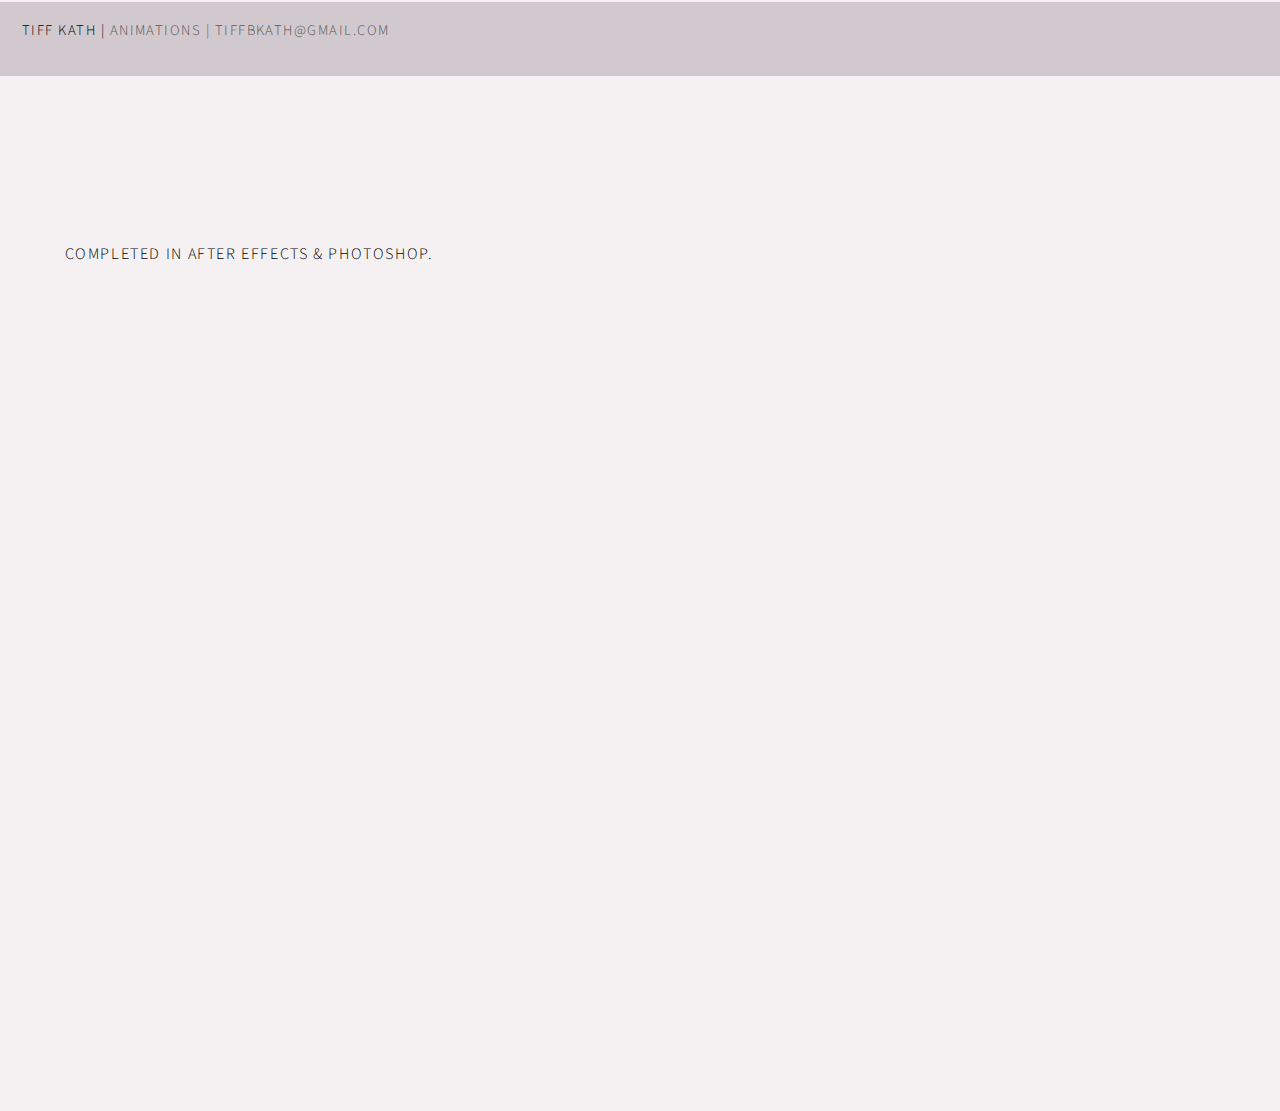
<file: multiverse/animations.html>
<!DOCTYPE HTML>
<!--
	Multiverse by HTML5 UP
	html5up.net | @ajlkn
	Free for personal and commercial use under the CCA 3.0 license (html5up.net/license)
-->
<html>
	<head>
		<title>Tiff Kath - Animations</title>
		<meta charset="utf-8" />
		<meta name="viewport" content="width=device-width, initial-scale=1, user-scalable=no" />
		<link rel="stylesheet" href="assets2/css/main.css" />
		<noscript><link rel="stylesheet" href="assets2/css/noscript.css" /></noscript>
	</head>
	<body class="is-preload">


		<!--Padding-->
		<body class style="padding-bottom:2em;padding-top:16.5em"></body>

		<h3 style="padding-left: 4em;">Completed in After Effects & Photoshop.</h3>
		<h3><br></br></h3>

		<!-- Wrapper -->
			<div id="wrapper">

				<!-- Header -->
					<header id="header">
						<h1><a href="../index.html"><strong>Tiff Kath | </strong></a>Animations | <a target="_blank" href="mailto: tiffbkath@gmail.com"><span class="label">tiffbkath@gmail.com</span></a> </h1>

					</header>

				<!-- Main -->
					<div id="main">
						
						
						<article class="thumb">
							<iframe width="480" height="400" src="https://www.youtube.com/embed/TddtJTAShp8" title="YouTube video player" frameborder="0" allow="accelerometer; autoplay; clipboard-write; encrypted-media; gyroscope; picture-in-picture" allowfullscreen></iframe>
						</article>		

						<article class="thumb">
							<iframe width="480" height="400" src="https://www.youtube.com/embed/Y35sHFHSIEo" title="YouTube video player" frameborder="0" allow="accelerometer; autoplay; clipboard-write; encrypted-media; gyroscope; picture-in-picture" allowfullscreen></iframe>
						</article>
						
						<article class="thumb">
							<iframe width="480" height="400" src="https://www.youtube.com/embed/L8uw7Nn-JGE" title="YouTube video player" frameborder="0" allow="accelerometer; autoplay; clipboard-write; encrypted-media; gyroscope; picture-in-picture" allowfullscreen></iframe>
						</article>
						
					</div>


			</div>

		<!-- Scripts -->
			<script src="assets2/js/jquery.min.js"></script>
			<script src="assets2/js/jquery.poptrox.min.js"></script>
			<script src="assets2/js/browser.min.js"></script>
			<script src="assets2/js/breakpoints.min.js"></script>
			<script src="assets2/js/util.js"></script>
			<script src="assets2/js/main.js"></script>

	</body>
</html>
</file>
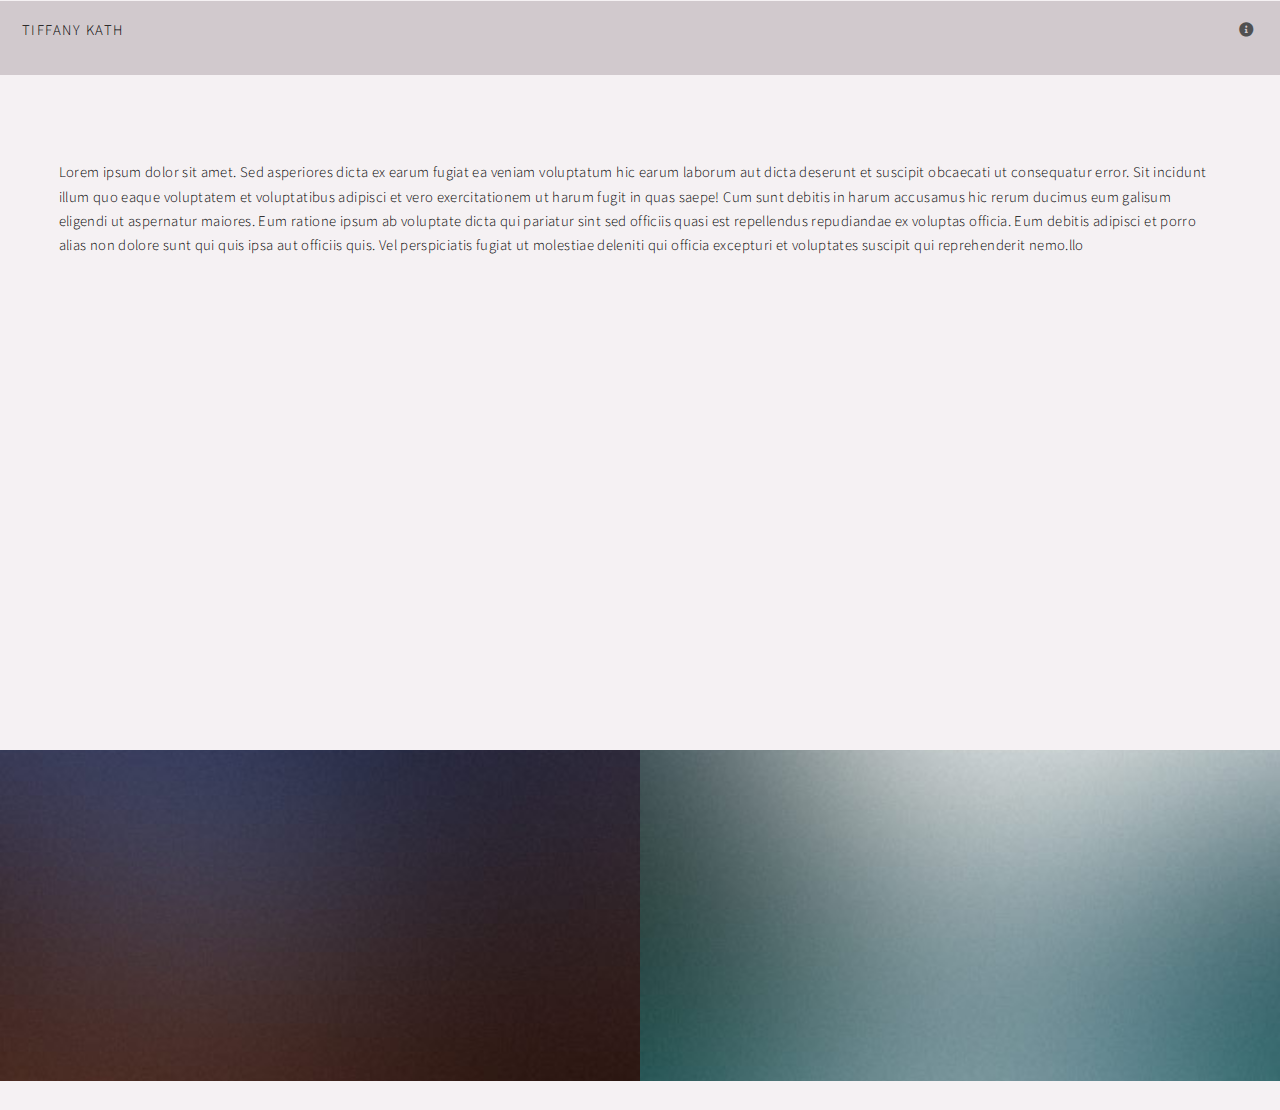
<file: multiverse/videos.html>
<!DOCTYPE HTML>
<!--
	Multiverse by HTML5 UP
	html5up.net | @ajlkn
	Free for personal and commercial use under the CCA 3.0 license (html5up.net/license)
-->
<html>
	<head>
		<title>Multiverse by HTML5 UP</title>
		<meta charset="utf-8" />
		<meta name="viewport" content="width=device-width, initial-scale=1, user-scalable=no" />
		<link rel="stylesheet" href="assets2/css/main.css" />
		<noscript><link rel="stylesheet" href="assets2/css/noscript.css" /></noscript>
	</head>
	<body class="is-preload">

		<!--Padding-->
		<body class style="padding-bottom:2em;padding-top:7em"></body>

		<!--Paragraph-->
		<p style="padding: 4em;">
			Lorem ipsum dolor sit amet. Sed asperiores dicta ex earum fugiat ea veniam voluptatum hic earum laborum aut dicta 
			deserunt et suscipit obcaecati ut consequatur error. Sit incidunt illum quo eaque voluptatem et voluptatibus adipisci et vero exercitationem ut harum fugit in quas saepe!

			Cum sunt debitis in harum accusamus hic rerum ducimus eum galisum eligendi ut aspernatur maiores. 
			Eum ratione ipsum ab voluptate dicta qui pariatur sint sed officiis quasi est repellendus repudiandae ex voluptas officia.
			
			Eum debitis adipisci et porro alias non dolore sunt qui quis ipsa aut officiis quis. Vel perspiciatis fugiat 
			ut molestiae deleniti qui officia excepturi et voluptates suscipit qui reprehenderit nemo.llo
		</p>

		<!-- Wrapper -->
			<div id="wrapper">

				<!-- Header -->
					<header id="header">
						<h1><a href="../index.html"><strong>Tiffany Kath</strong></a></h1>
						<nav>
							<ul>
								<li><a href="#footer" class="icon solid fa-info-circle">About</a></li>
							</ul>
						</nav>
					</header>

				<!-- Main -->
					<div id="main">
						
						<article class="thumb">
							<iframe width="480" height="400" src="https://www.youtube.com/embed/PP3MXKdtR6c" title="YouTube video player" frameborder="0" allow="accelerometer; autoplay; clipboard-write; encrypted-media; gyroscope; picture-in-picture" allowfullscreen></iframe>
						</article>

						<article class="thumb">
							<iframe width="480" height="400" src="https://www.youtube.com/embed/TddtJTAShp8" title="YouTube video player" frameborder="0" allow="accelerometer; autoplay; clipboard-write; encrypted-media; gyroscope; picture-in-picture" allowfullscreen></iframe>
						</article>


						
						<article class="thumb">
							<a href="images/fulls/03.jpg" class="image"><img src="images/thumbs/03.jpg" alt="" /></a>
							<h2>Tempus aliquam veroeros</h2>
							<p>Nunc blandit nisi ligula magna sodales lectus elementum non. Integer id venenatis velit.</p>
						</article>
						<article class="thumb">
							<a href="images/fulls/04.jpg" class="image"><img src="images/thumbs/04.jpg" alt="" /></a>
							<h2>Aliquam ipsum sed dolore</h2>
							<p>Nunc blandit nisi ligula magna sodales lectus elementum non. Integer id venenatis velit.</p>
						</article>

					</div>

				<!-- Footer -->
					<footer id="footer" class="panel">
						<div class="inner split">
							<div>
								<section>
									<h2>Magna feugiat sed adipiscing</h2>
									<p>Nulla consequat, ex ut suscipit rutrum, mi dolor tincidunt erat, et scelerisque turpis ipsum eget quis orci mattis aliquet. Maecenas fringilla et ante at lorem et ipsum. Dolor nulla eu bibendum sapien. Donec non pharetra dui. Nulla consequat, ex ut suscipit rutrum, mi dolor tincidunt erat, et scelerisque turpis ipsum.</p>
								</section>
								<section>
									<h2>Follow me on ...</h2>
									<ul class="icons">
										<li><a href="#" class="icon brands fa-twitter"><span class="label">Twitter</span></a></li>
										<li><a href="#" class="icon brands fa-facebook-f"><span class="label">Facebook</span></a></li>
										<li><a href="#" class="icon brands fa-instagram"><span class="label">Instagram</span></a></li>
										<li><a href="#" class="icon brands fa-github"><span class="label">GitHub</span></a></li>
										<li><a href="#" class="icon brands fa-dribbble"><span class="label">Dribbble</span></a></li>
										<li><a href="#" class="icon brands fa-linkedin-in"><span class="label">LinkedIn</span></a></li>
									</ul>
								</section>
								<p class="copyright">
									&copy; Unttled. Design: <a href="http://html5up.net">HTML5 UP</a>.
								</p>
							</div>
							<div>
								<section>
									<h2>Get in touch</h2>
									<form method="post" action="#">
										<div class="fields">
											<div class="field half">
												<input type="text" name="name" id="name" placeholder="Name" />
											</div>
											<div class="field half">
												<input type="text" name="email" id="email" placeholder="Email" />
											</div>
											<div class="field">
												<textarea name="message" id="message" rows="4" placeholder="Message"></textarea>
											</div>
										</div>
										<ul class="actions">
											<li><input type="submit" value="Send" class="primary" /></li>
											<li><input type="reset" value="Reset" /></li>
										</ul>
									</form>
								</section>
							</div>
						</div>
					</footer>

			</div>

		<!-- Scripts -->
			<script src="assets2/js/jquery.min.js"></script>
			<script src="assets2/js/jquery.poptrox.min.js"></script>
			<script src="assets2/js/browser.min.js"></script>
			<script src="assets2/js/breakpoints.min.js"></script>
			<script src="assets2/js/util.js"></script>
			<script src="assets2/js/main.js"></script>

	</body>
</html>
</file>
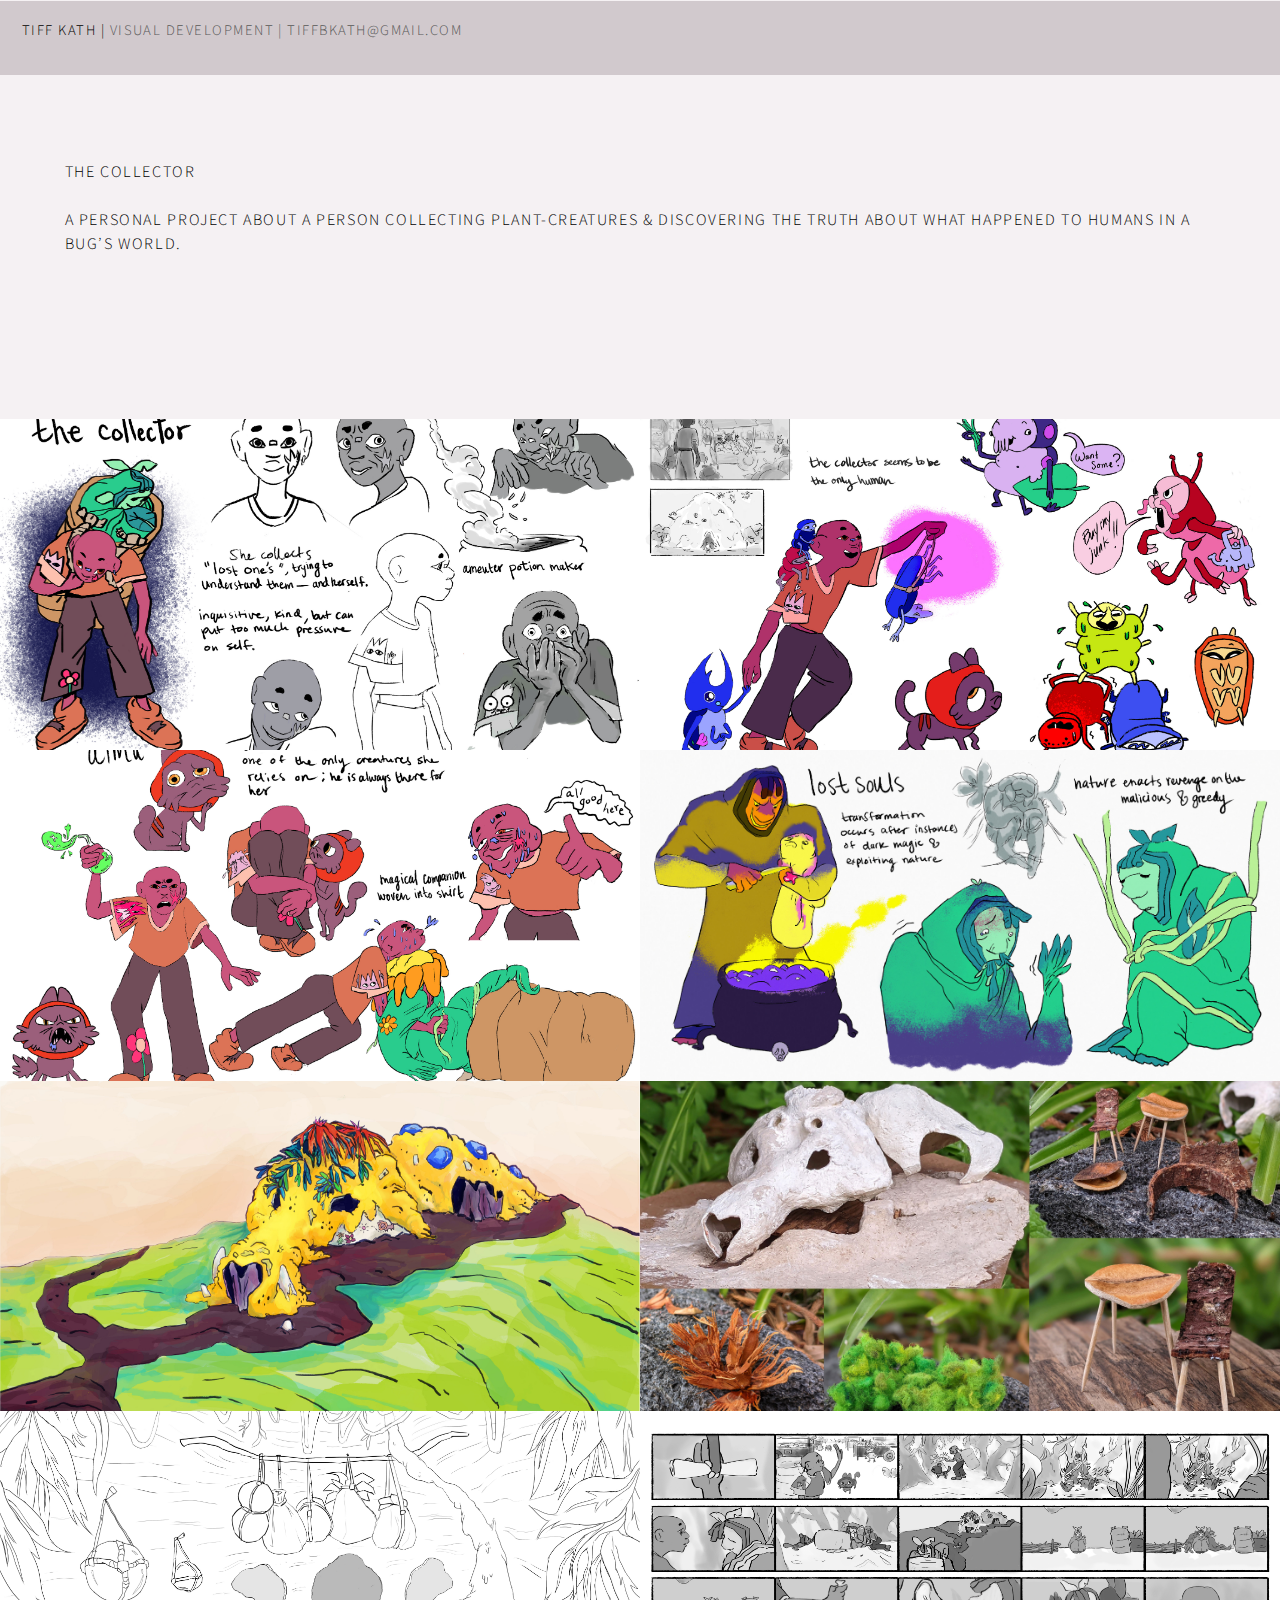
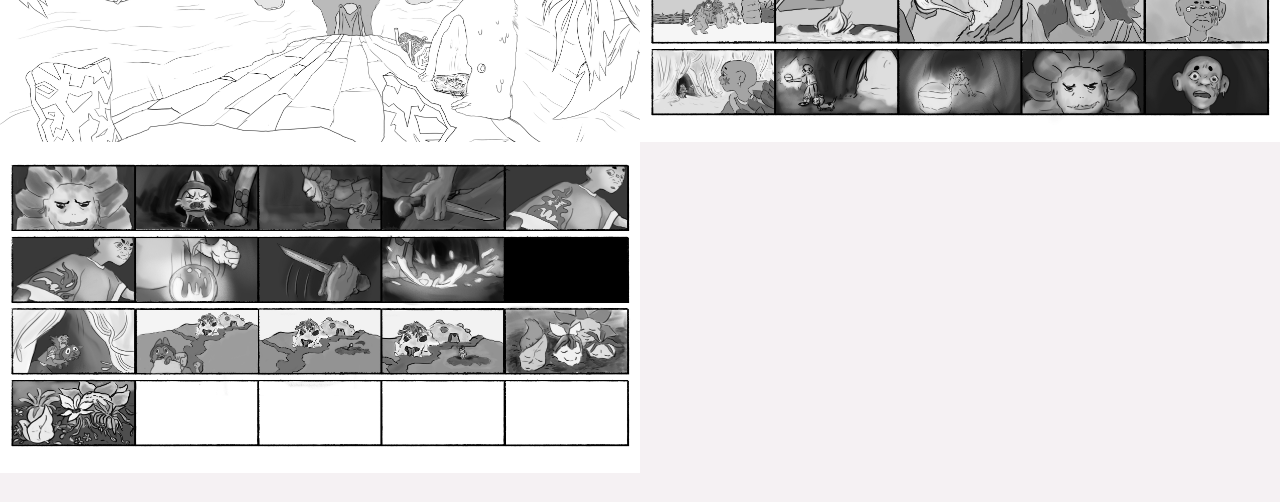
<file: multiverse/visualDevelopment.html>
<!DOCTYPE HTML>
<!--
	Multiverse by HTML5 UP
	html5up.net | @ajlkn
	Free for personal and commercial use under the CCA 3.0 license (html5up.net/license)
-->
<html>
	<head>
		<title>Tiff Kath - Visual Development</title>
		<meta charset="utf-8" />
		<meta name="viewport" content="width=device-width, initial-scale=1, user-scalable=no" />
		<link rel="stylesheet" href="assets2/css/main.css" />
		<noscript><link rel="stylesheet" href="assets2/css/noscript.css" /></noscript>
	</head>
	<body class="is-preload">

		<!--Padding-->
		<body class style="padding-bottom:2em;padding-top:6.5em"></body>
		
		<!--Paragraph-->
		<h3 style="padding-left: 4em;padding-right:4em; padding-top: 4em;">
			THE COLLECTOR <br><br>
			A personal project about a person collecting plant-creatures & discovering the truth about what happened to humans in a bug’s world.
		</h3>
		<h2><br></br></h2>

		<!-- Wrapper -->
			<div id="wrapper">

				<!-- Header -->
					<header id="header">
						<h1><a href="../index.html"><strong>Tiff Kath | </strong></a> Visual Development | <a target="_blank" href="mailto: tiffbkath@gmail.com"><span class="label">tiffbkath@gmail.com</span></a></h1>
					</header>



				<!-- Main -->
					<div id="main">
						
						<article class="thumb">
							<a href="images/tiffanysArtFiles/VisualDevelopment/the-collector-1.jpg" class="image"><img src="images/tiffanysArtFiles/VisualDevelopment/the-collector-1.jpg" alt="" /></a>
							<h2>Tempus aliquam veroeros</h2>
							<p>Nunc blandit nisi ligula magna sodales lectus elementum non. Integer id venenatis velit.</p>
						</article>
						<article class="thumb">
							<a href="images/tiffanysArtFiles/VisualDevelopment/the-collector-2.jpg" class="image"><img src="images/tiffanysArtFiles/VisualDevelopment/the-collector-2.jpg" alt="" /></a>
							<h2>Tempus aliquam veroeros</h2>
							<p>Nunc blandit nisi ligula magna sodales lectus elementum non. Integer id venenatis velit.</p>
						</article>

						<article class="thumb">
							<a href="images/tiffanysArtFiles/VisualDevelopment/the-collector-3.jpg" class="image"><img src="images/tiffanysArtFiles/VisualDevelopment/the-collector-3.jpg" alt="" /></a>
							<h2>Tempus aliquam veroeros</h2>
							<p>Nunc blandit nisi ligula magna sodales lectus elementum non. Integer id venenatis velit.</p>
						</article>

						<article class="thumb">
							<a href="images/tiffanysArtFiles/VisualDevelopment/the-collector-4.jpg" class="image"><img src="images/tiffanysArtFiles/VisualDevelopment/the-collector-4.jpg" alt="" /></a>
							<h2>Tempus aliquam veroeros</h2>
							<p>Nunc blandit nisi ligula magna sodales lectus elementum non. Integer id venenatis velit.</p>
						</article>

						<article class="thumb">
							<a href="images/tiffanysArtFiles/VisualDevelopment/the-collector-5.jpg" class="image"><img src="images/tiffanysArtFiles/VisualDevelopment/the-collector-5.jpg" alt="" /></a>
							<h2>Tempus aliquam veroeros</h2>
							<p>Nunc blandit nisi ligula magna sodales lectus elementum non. Integer id venenatis velit.</p>
						</article>

						<article class="thumb">
							<a href="images/tiffanysArtFiles/VisualDevelopment/the-collector-6.jpg" class="image"><img src="images/tiffanysArtFiles/VisualDevelopment/the-collector-6.jpg" alt="" /></a>
							<h2>Tempus aliquam veroeros</h2>
							<p>Nunc blandit nisi ligula magna sodales lectus elementum non. Integer id venenatis velit.</p>
						</article>

						<article class="thumb">
							<a href="images/tiffanysArtFiles/VisualDevelopment/the-collector-7.jpg" class="image"><img src="images/tiffanysArtFiles/VisualDevelopment/the-collector-7.jpg" alt="" /></a>
							<h2>Tempus aliquam veroeros</h2>
							<p>Nunc blandit nisi ligula magna sodales lectus elementum non. Integer id venenatis velit.</p>
						</article>

						<article class="thumb">
							<a href="images/tiffanysArtFiles/VisualDevelopment/the-collector-8.jpg" class="image"><img src="images/tiffanysArtFiles/VisualDevelopment/the-collector-8.jpg" alt="" /></a>
							<h2>Tempus aliquam veroeros</h2>
							<p>Nunc blandit nisi ligula magna sodales lectus elementum non. Integer id venenatis velit.</p>
						</article>

						<article class="thumb">
							<a href="images/tiffanysArtFiles/VisualDevelopment/the-collector-9.jpg" class="image"><img src="images/tiffanysArtFiles/VisualDevelopment/the-collector-9.jpg" alt="" /></a>
							<h2>Tempus aliquam veroeros</h2>
							<p>Nunc blandit nisi ligula magna sodales lectus elementum non. Integer id venenatis velit.</p>
						</article>


					</div>

			

			</div>

		<!-- Scripts -->
			<script src="assets2/js/jquery.min.js"></script>
			<script src="assets2/js/jquery.poptrox.min.js"></script>
			<script src="assets2/js/browser.min.js"></script>
			<script src="assets2/js/breakpoints.min.js"></script>
			<script src="assets2/js/util.js"></script>
			<script src="assets2/js/main.js"></script>

	</body>
</html>
</file>
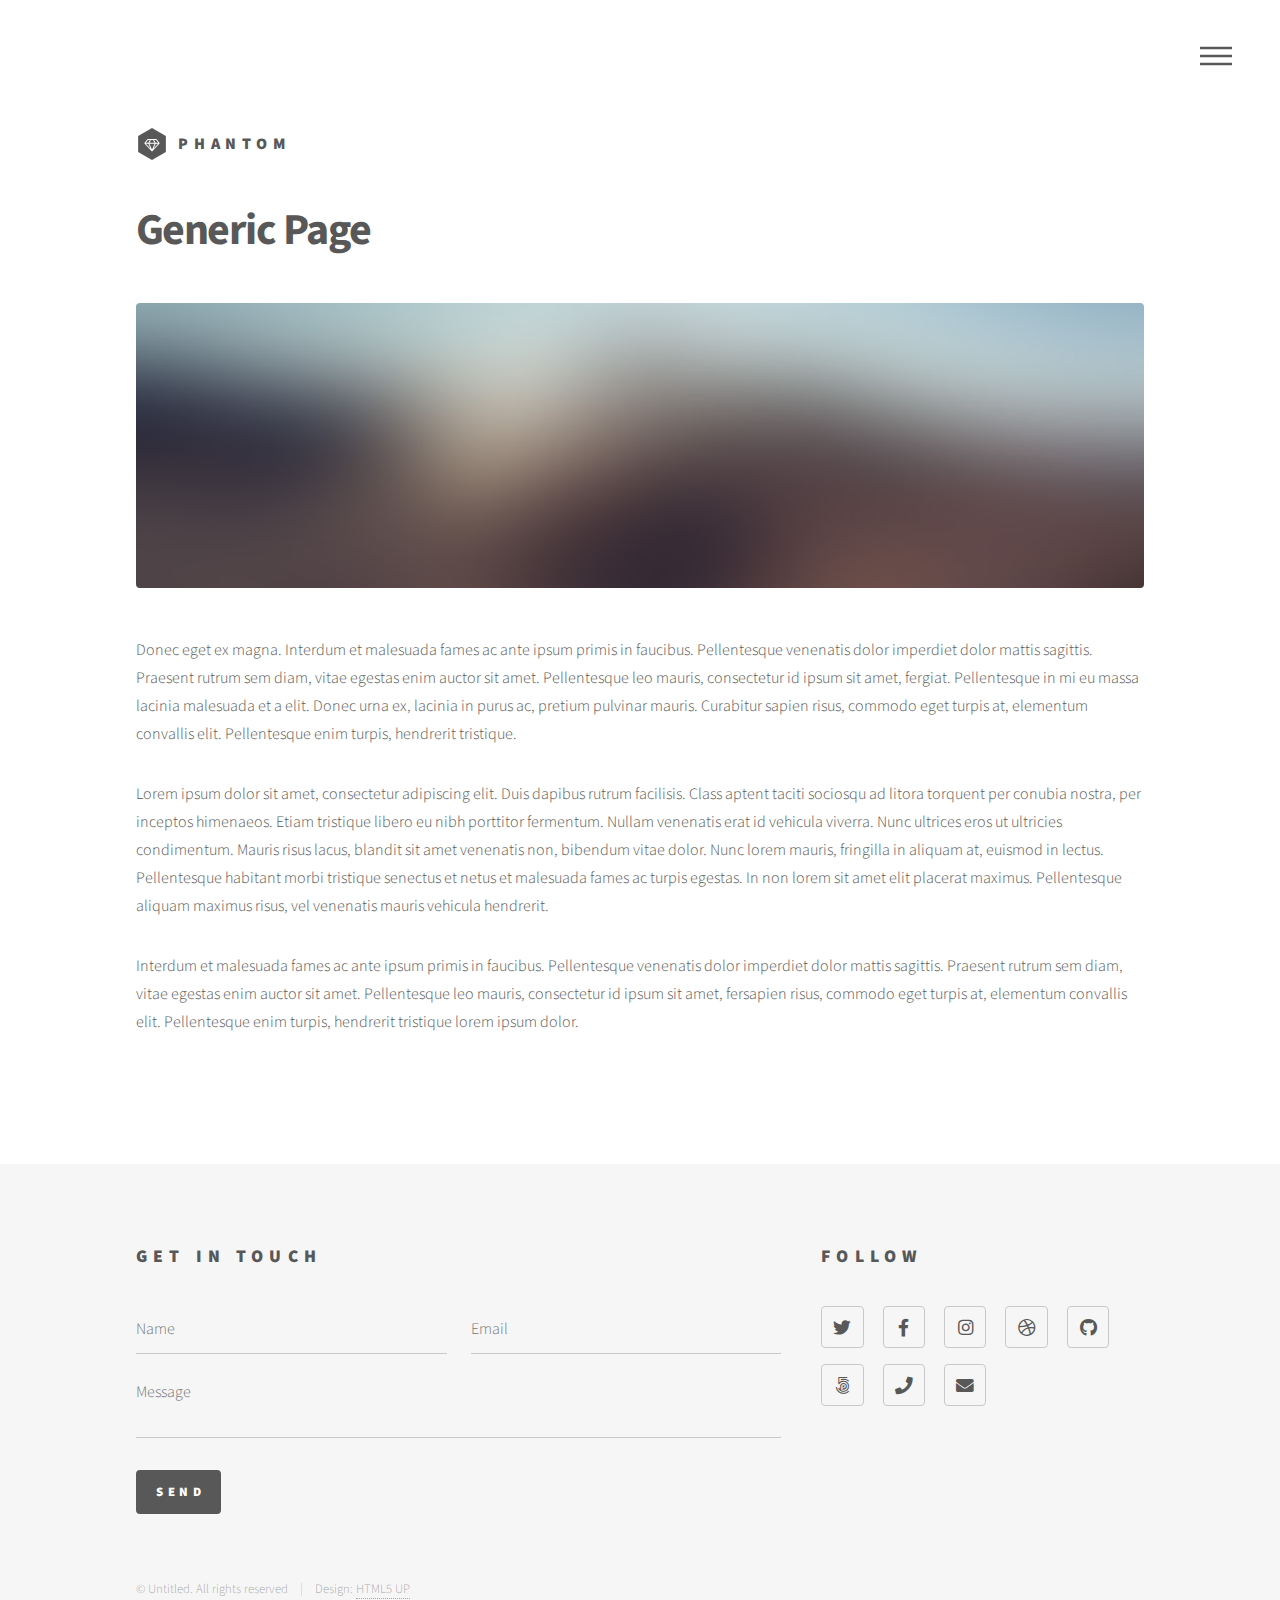
<file: phantom/generic.html>
<!DOCTYPE HTML>
<!--
	Phantom by HTML5 UP
	html5up.net | @ajlkn
	Free for personal and commercial use under the CCA 3.0 license (html5up.net/license)
-->
<html>
	<head>
		<title>Generic - Phantom by HTML5 UP</title>
		<meta charset="utf-8" />
		<meta name="viewport" content="width=device-width, initial-scale=1, user-scalable=no" />
		<link rel="stylesheet" href="assets/css/main.css" />
		<noscript><link rel="stylesheet" href="assets/css/noscript.css" /></noscript>
	</head>
	<body class="is-preload">
		<!-- Wrapper -->
			<div id="wrapper">

				<!-- Header -->
					<header id="header">
						<div class="inner">

							<!-- Logo -->
								<a href="index.html" class="logo">
									<span class="symbol"><img src="images/logo.svg" alt="" /></span><span class="title">Phantom</span>
								</a>

							<!-- Nav -->
								<nav>
									<ul>
										<li><a href="#menu">Menu</a></li>
									</ul>
								</nav>

						</div>
					</header>

				<!-- Menu -->
					<nav id="menu">
						<h2>Menu</h2>
						<ul>
							<li><a href="index.html">Home</a></li>
							<li><a href="generic.html">Ipsum veroeros</a></li>
							<li><a href="generic.html">Tempus etiam</a></li>
							<li><a href="generic.html">Consequat dolor</a></li>
							<li><a href="elements.html">Elements</a></li>
						</ul>
					</nav>

				<!-- Main -->
					<div id="main">
						<div class="inner">
							<h1>Generic Page</h1>
							<span class="image main"><img src="images/pic13.jpg" alt="" /></span>
							<p>Donec eget ex magna. Interdum et malesuada fames ac ante ipsum primis in faucibus. Pellentesque venenatis dolor imperdiet dolor mattis sagittis. Praesent rutrum sem diam, vitae egestas enim auctor sit amet. Pellentesque leo mauris, consectetur id ipsum sit amet, fergiat. Pellentesque in mi eu massa lacinia malesuada et a elit. Donec urna ex, lacinia in purus ac, pretium pulvinar mauris. Curabitur sapien risus, commodo eget turpis at, elementum convallis elit. Pellentesque enim turpis, hendrerit tristique.</p>
							<p>Lorem ipsum dolor sit amet, consectetur adipiscing elit. Duis dapibus rutrum facilisis. Class aptent taciti sociosqu ad litora torquent per conubia nostra, per inceptos himenaeos. Etiam tristique libero eu nibh porttitor fermentum. Nullam venenatis erat id vehicula viverra. Nunc ultrices eros ut ultricies condimentum. Mauris risus lacus, blandit sit amet venenatis non, bibendum vitae dolor. Nunc lorem mauris, fringilla in aliquam at, euismod in lectus. Pellentesque habitant morbi tristique senectus et netus et malesuada fames ac turpis egestas. In non lorem sit amet elit placerat maximus. Pellentesque aliquam maximus risus, vel venenatis mauris vehicula hendrerit.</p>
							<p>Interdum et malesuada fames ac ante ipsum primis in faucibus. Pellentesque venenatis dolor imperdiet dolor mattis sagittis. Praesent rutrum sem diam, vitae egestas enim auctor sit amet. Pellentesque leo mauris, consectetur id ipsum sit amet, fersapien risus, commodo eget turpis at, elementum convallis elit. Pellentesque enim turpis, hendrerit tristique lorem ipsum dolor.</p>
						</div>
					</div>

				<!-- Footer -->
					<footer id="footer">
						<div class="inner">
							<section>
								<h2>Get in touch</h2>
								<form method="post" action="#">
									<div class="fields">
										<div class="field half">
											<input type="text" name="name" id="name" placeholder="Name" />
										</div>
										<div class="field half">
											<input type="email" name="email" id="email" placeholder="Email" />
										</div>
										<div class="field">
											<textarea name="message" id="message" placeholder="Message"></textarea>
										</div>
									</div>
									<ul class="actions">
										<li><input type="submit" value="Send" class="primary" /></li>
									</ul>
								</form>
							</section>
							<section>
								<h2>Follow</h2>
								<ul class="icons">
									<li><a href="#" class="icon brands style2 fa-twitter"><span class="label">Twitter</span></a></li>
									<li><a href="#" class="icon brands style2 fa-facebook-f"><span class="label">Facebook</span></a></li>
									<li><a href="#" class="icon brands style2 fa-instagram"><span class="label">Instagram</span></a></li>
									<li><a href="#" class="icon brands style2 fa-dribbble"><span class="label">Dribbble</span></a></li>
									<li><a href="#" class="icon brands style2 fa-github"><span class="label">GitHub</span></a></li>
									<li><a href="#" class="icon brands style2 fa-500px"><span class="label">500px</span></a></li>
									<li><a href="#" class="icon solid style2 fa-phone"><span class="label">Phone</span></a></li>
									<li><a href="#" class="icon solid style2 fa-envelope"><span class="label">Email</span></a></li>
								</ul>
							</section>
							<ul class="copyright">
								<li>&copy; Untitled. All rights reserved</li><li>Design: <a href="http://html5up.net">HTML5 UP</a></li>
							</ul>
						</div>
					</footer>

			</div>

		<!-- Scripts -->
			<script src="assets/js/jquery.min.js"></script>
			<script src="assets/js/browser.min.js"></script>
			<script src="assets/js/breakpoints.min.js"></script>
			<script src="assets/js/util.js"></script>
			<script src="assets/js/main.js"></script>

	</body>
</html>
</file>
<file: assets/css/noscript.css>
/*
	Phantom by HTML5 UP
	html5up.net | @ajlkn
	Free for personal and commercial use under the CCA 3.0 license (html5up.net/license)
*/

/* Tiles */

	body.is-preload .tiles article {
		-moz-transform: none;
		-webkit-transform: none;
		-ms-transform: none;
		transform: none;
		opacity: 1;
	}
</file>
<file: multiverse/assets/css/noscript.css>
/*
	Multiverse by HTML5 UP
	html5up.net | @ajlkn
	Free for personal and commercial use under the CCA 3.0 license (html5up.net/license)
*/

/* Wrapper */

	body.is-preload #wrapper:before {
		display: none;
	}

/* Main */

	body.is-preload #main .thumb {
		pointer-events: auto;
		opacity: 1;
	}

/* Header */

	body.is-preload #header {
		-moz-transform: none;
		-webkit-transform: none;
		-ms-transform: none;
		transform: none;
	}
</file>
<file: phantom/assets/css/noscript.css>
/*
	Phantom by HTML5 UP
	html5up.net | @ajlkn
	Free for personal and commercial use under the CCA 3.0 license (html5up.net/license)
*/

/* Tiles */

	body.is-preload .tiles article {
		-moz-transform: none;
		-webkit-transform: none;
		-ms-transform: none;
		transform: none;
		opacity: 1;
	}
</file>
<file: multiverse/assets2/css/noscript.css>
/*
	Multiverse by HTML5 UP
	html5up.net | @ajlkn
	Free for personal and commercial use under the CCA 3.0 license (html5up.net/license)
*/

/* Wrapper */

	body.is-preload #wrapper:before {
		display: none;
	}

/* Main */

	body.is-preload #main .thumb {
		pointer-events: auto;
		opacity: 1;
	}

/* Header */

	body.is-preload #header {
		-moz-transform: none;
		-webkit-transform: none;
		-ms-transform: none;
		transform: none;
	}
</file>
<file: assets/css/main.css>
@import url(fontawesome-all.min.css);
@import url("https://fonts.googleapis.com/css?family=Source+Sans+Pro:300,700,900");

/*
	Phantom by HTML5 UP
	html5up.net | @ajlkn
	Free for personal and commercial use under the CCA 3.0 license (html5up.net/license)
*/

html,
body,
div,
span,
applet,
object,
iframe,
h1,
h2,
h3,
h4,
h5,
h6,
p,
blockquote,
pre,
a,
abbr,
acronym,
address,
big,
cite,
code,
del,
dfn,
em,
img,
ins,
kbd,
q,
s,
samp,
small,
strike,
strong,
sub,
sup,
tt,
var,
b,
u,
i,
center,
dl,
dt,
dd,
ol,
ul,
li,
fieldset,
form,
label,
legend,
table,
caption,
tbody,
tfoot,
thead,
tr,
th,
td,
article,
aside,
canvas,
details,
embed,
figure,
figcaption,
footer,
header,
hgroup,
menu,
nav,
output,
ruby,
section,
summary,
time,
mark,
audio,
video {
  margin: 0;
  padding: 0;
  border: 0;
  font-size: 100%;
  font: inherit;
  vertical-align: baseline;
}

article,
aside,
details,
figcaption,
figure,
footer,
header,
hgroup,
menu,
nav,
section {
  display: block;
}

body {
  line-height: 1;
}

ol,
ul {
  list-style: none;
}

blockquote,
q {
  quotes: none;
}

blockquote:before,
blockquote:after,
q:before,
q:after {
  content: "";
  content: none;
}

table {
  border-collapse: collapse;
  border-spacing: 0;
}

body {
  -webkit-text-size-adjust: none;
}

mark {
  background-color: transparent;
  color: inherit;
}

input::-moz-focus-inner {
  border: 0;
  padding: 0;
}

input,
select,
textarea {
  -moz-appearance: none;
  -webkit-appearance: none;
  -ms-appearance: none;
  appearance: none;
}

/* Basic */

@-ms-viewport {
  width: device-width;
}

body {
  -ms-overflow-style: scrollbar;
}

@media screen and (max-width: 480px) {
  html,
  body {
    min-width: 320px;
  }
}

html {
  box-sizing: border-box;
}

*,
*:before,
*:after {
  box-sizing: inherit;
}

body {
  background: #ffffff;
}

body.is-preload *,
body.is-preload *:before,
body.is-preload *:after {
  -moz-animation: none !important;
  -webkit-animation: none !important;
  -ms-animation: none !important;
  animation: none !important;
  -moz-transition: none !important;
  -webkit-transition: none !important;
  -ms-transition: none !important;
  transition: none !important;
}

/* Type */

body,
input,
select,
textarea {
  color: #585858;
  font-family: "Source Sans Pro", Helvetica, sans-serif;
  font-size: 16pt;
  font-weight: 300;
  line-height: 1.75;
}

@media screen and (max-width: 1680px) {
  body,
  input,
  select,
  textarea {
    font-size: 14pt;
  }
}

@media screen and (max-width: 1280px) {
  body,
  input,
  select,
  textarea {
    font-size: 12pt;
  }
}

a {
  -moz-transition: border-bottom-color 0.2s ease, color 0.2s ease;
  -webkit-transition: border-bottom-color 0.2s ease, color 0.2s ease;
  -ms-transition: border-bottom-color 0.2s ease, color 0.2s ease;
  transition: border-bottom-color 0.2s ease, color 0.2s ease;
  text-decoration: none;
  color: #585858;
  border-bottom: dotted 1px rgba(88, 88, 88, 0.5);
}

a:hover {
  border-bottom-color: transparent;
  color: #f2849e !important;
}

strong,
b {
  font-weight: 900;
}

em,
i {
  font-style: italic;
}

p {
  margin: 0 0 2em 0;
}

h1 {
  font-size: 2.75em;
  font-weight: 700;
  line-height: 1.3;
  margin: 0 0 1em 0;
  letter-spacing: -0.035em;
}

h1 a {
  color: inherit;
}

@media screen and (max-width: 736px) {
  h1 {
    font-size: 2em;
    margin: 0 0 1em 0;
  }
}

@media screen and (max-width: 360px) {
  h1 {
    font-size: 1.75em;
  }
}

h2,
h3,
h4,
h5,
h6 {
  font-weight: 900;
  line-height: 1.5;
  margin: 0 0 2em 0;
  text-transform: uppercase;
  letter-spacing: 0.35em;
}

h2 a,
h3 a,
h4 a,
h5 a,
h6 a {
  color: inherit;
}

h2 {
  font-size: 1.1em;
}

h3 {
  font-size: 1em;
}

h4 {
  font-size: 0.8em;
}

h5 {
  font-size: 0.8em;
}

h6 {
  font-size: 0.8em;
}

@media screen and (max-width: 980px) {
  h1 br,
  h2 br,
  h3 br,
  h4 br,
  h5 br,
  h6 br {
    display: none;
  }
}

@media screen and (max-width: 736px) {
  h2 {
    font-size: 1em;
  }

  h3 {
    font-size: 0.8em;
  }
}

sub {
  font-size: 0.8em;
  position: relative;
  top: 0.5em;
}

sup {
  font-size: 0.8em;
  position: relative;
  top: -0.5em;
}

blockquote {
  border-left: solid 4px #c9c9c9;
  font-style: italic;
  margin: 0 0 2em 0;
  padding: 0.5em 0 0.5em 2em;
}

code {
  background: rgba(144, 144, 144, 0.075);
  border-radius: 4px;
  border: solid 1px #794040;
  font-family: "Courier New", monospace;
  font-size: 0.9em;
  margin: 0 0.25em;
  padding: 0.25em 0.65em;
}

pre {
  -webkit-overflow-scrolling: touch;
  font-family: "Courier New", monospace;
  font-size: 0.9em;
  margin: 0 0 2em 0;
}

pre code {
  display: block;
  line-height: 1.75;
  padding: 1em 1.5em;
  overflow-x: auto;
}

hr {
  border: 0;
  border-bottom: solid 1px #c9c9c9;
  margin: 2em 0;
}

hr.major {
  margin: 3em 0;
}

.align-left {
  text-align: left;
}

.align-center {
  text-align: center;
}

.align-right {
  text-align: right;
}

/* Row */

.row {
  display: flex;
  flex-wrap: wrap;
  box-sizing: border-box;
  align-items: stretch;
}

.row > * {
  box-sizing: border-box;
}

.row.gtr-uniform > * > :last-child {
  margin-bottom: 0;
}

.row.aln-left {
  justify-content: flex-start;
}

.row.aln-center {
  justify-content: center;
}

.row.aln-right {
  justify-content: flex-end;
}

.row.aln-top {
  align-items: flex-start;
}

.row.aln-middle {
  align-items: center;
}

.row.aln-bottom {
  align-items: flex-end;
}

.row > .imp {
  order: -1;
}

.row > .col-1 {
  width: 8.33333%;
}

.row > .off-1 {
  margin-left: 8.33333%;
}

.row > .col-2 {
  width: 16.66667%;
}

.row > .off-2 {
  margin-left: 16.66667%;
}

.row > .col-3 {
  width: 25%;
}

.row > .off-3 {
  margin-left: 25%;
}

.row > .col-4 {
  width: 33.33333%;
}

.row > .off-4 {
  margin-left: 33.33333%;
}

.row > .col-5 {
  width: 41.66667%;
}

.row > .off-5 {
  margin-left: 41.66667%;
}

.row > .col-6 {
  width: 50%;
}

.row > .off-6 {
  margin-left: 50%;
}

.row > .col-7 {
  width: 58.33333%;
}

.row > .off-7 {
  margin-left: 58.33333%;
}

.row > .col-8 {
  width: 66.66667%;
}

.row > .off-8 {
  margin-left: 66.66667%;
}

.row > .col-9 {
  width: 75%;
}

.row > .off-9 {
  margin-left: 75%;
}

.row > .col-10 {
  width: 83.33333%;
}

.row > .off-10 {
  margin-left: 83.33333%;
}

.row > .col-11 {
  width: 91.66667%;
}

.row > .off-11 {
  margin-left: 91.66667%;
}

.row > .col-12 {
  width: 100%;
}

.row > .off-12 {
  margin-left: 100%;
}

.row.gtr-0 {
  margin-top: 0;
  margin-left: 0em;
}

.row.gtr-0 > * {
  padding: 0 0 0 0em;
}

.row.gtr-0.gtr-uniform {
  margin-top: 0em;
}

.row.gtr-0.gtr-uniform > * {
  padding-top: 0em;
}

.row.gtr-25 {
  margin-top: 0;
  margin-left: -0.5em;
}

.row.gtr-25 > * {
  padding: 0 0 0 0.5em;
}

.row.gtr-25.gtr-uniform {
  margin-top: -0.5em;
}

.row.gtr-25.gtr-uniform > * {
  padding-top: 0.5em;
}

.row.gtr-50 {
  margin-top: 0;
  margin-left: -1em;
}

.row.gtr-50 > * {
  padding: 0 0 0 1em;
}

.row.gtr-50.gtr-uniform {
  margin-top: -1em;
}

.row.gtr-50.gtr-uniform > * {
  padding-top: 1em;
}

.row {
  margin-top: 0;
  margin-left: -2em;
}

.row > * {
  padding: 0 0 0 2em;
}

.row.gtr-uniform {
  margin-top: -2em;
}

.row.gtr-uniform > * {
  padding-top: 2em;
}

.row.gtr-150 {
  margin-top: 0;
  margin-left: -3em;
}

.row.gtr-150 > * {
  padding: 0 0 0 3em;
}

.row.gtr-150.gtr-uniform {
  margin-top: -3em;
}

.row.gtr-150.gtr-uniform > * {
  padding-top: 3em;
}

.row.gtr-200 {
  margin-top: 0;
  margin-left: -4em;
}

.row.gtr-200 > * {
  padding: 0 0 0 4em;
}

.row.gtr-200.gtr-uniform {
  margin-top: -4em;
}

.row.gtr-200.gtr-uniform > * {
  padding-top: 4em;
}

@media screen and (max-width: 1680px) {
  .row {
    display: flex;
    flex-wrap: wrap;
    box-sizing: border-box;
    align-items: stretch;
  }

  .row > * {
    box-sizing: border-box;
  }

  .row.gtr-uniform > * > :last-child {
    margin-bottom: 0;
  }

  .row.aln-left {
    justify-content: flex-start;
  }

  .row.aln-center {
    justify-content: center;
  }

  .row.aln-right {
    justify-content: flex-end;
  }

  .row.aln-top {
    align-items: flex-start;
  }

  .row.aln-middle {
    align-items: center;
  }

  .row.aln-bottom {
    align-items: flex-end;
  }

  .row > .imp-xlarge {
    order: -1;
  }

  .row > .col-1-xlarge {
    width: 8.33333%;
  }

  .row > .off-1-xlarge {
    margin-left: 8.33333%;
  }

  .row > .col-2-xlarge {
    width: 16.66667%;
  }

  .row > .off-2-xlarge {
    margin-left: 16.66667%;
  }

  .row > .col-3-xlarge {
    width: 25%;
  }

  .row > .off-3-xlarge {
    margin-left: 25%;
  }

  .row > .col-4-xlarge {
    width: 33.33333%;
  }

  .row > .off-4-xlarge {
    margin-left: 33.33333%;
  }

  .row > .col-5-xlarge {
    width: 41.66667%;
  }

  .row > .off-5-xlarge {
    margin-left: 41.66667%;
  }

  .row > .col-6-xlarge {
    width: 50%;
  }

  .row > .off-6-xlarge {
    margin-left: 50%;
  }

  .row > .col-7-xlarge {
    width: 58.33333%;
  }

  .row > .off-7-xlarge {
    margin-left: 58.33333%;
  }

  .row > .col-8-xlarge {
    width: 66.66667%;
  }

  .row > .off-8-xlarge {
    margin-left: 66.66667%;
  }

  .row > .col-9-xlarge {
    width: 75%;
  }

  .row > .off-9-xlarge {
    margin-left: 75%;
  }

  .row > .col-10-xlarge {
    width: 83.33333%;
  }

  .row > .off-10-xlarge {
    margin-left: 83.33333%;
  }

  .row > .col-11-xlarge {
    width: 91.66667%;
  }

  .row > .off-11-xlarge {
    margin-left: 91.66667%;
  }

  .row > .col-12-xlarge {
    width: 100%;
  }

  .row > .off-12-xlarge {
    margin-left: 100%;
  }

  .row.gtr-0 {
    margin-top: 0;
    margin-left: 0em;
  }

  .row.gtr-0 > * {
    padding: 0 0 0 0em;
  }

  .row.gtr-0.gtr-uniform {
    margin-top: 0em;
  }

  .row.gtr-0.gtr-uniform > * {
    padding-top: 0em;
  }

  .row.gtr-25 {
    margin-top: 0;
    margin-left: -0.5em;
  }

  .row.gtr-25 > * {
    padding: 0 0 0 0.5em;
  }

  .row.gtr-25.gtr-uniform {
    margin-top: -0.5em;
  }

  .row.gtr-25.gtr-uniform > * {
    padding-top: 0.5em;
  }

  .row.gtr-50 {
    margin-top: 0;
    margin-left: -1em;
  }

  .row.gtr-50 > * {
    padding: 0 0 0 1em;
  }

  .row.gtr-50.gtr-uniform {
    margin-top: -1em;
  }

  .row.gtr-50.gtr-uniform > * {
    padding-top: 1em;
  }

  .row {
    margin-top: 0;
    margin-left: -2em;
  }

  .row > * {
    padding: 0 0 0 2em;
  }

  .row.gtr-uniform {
    margin-top: -2em;
  }

  .row.gtr-uniform > * {
    padding-top: 2em;
  }

  .row.gtr-150 {
    margin-top: 0;
    margin-left: -3em;
  }

  .row.gtr-150 > * {
    padding: 0 0 0 3em;
  }

  .row.gtr-150.gtr-uniform {
    margin-top: -3em;
  }

  .row.gtr-150.gtr-uniform > * {
    padding-top: 3em;
  }

  .row.gtr-200 {
    margin-top: 0;
    margin-left: -4em;
  }

  .row.gtr-200 > * {
    padding: 0 0 0 4em;
  }

  .row.gtr-200.gtr-uniform {
    margin-top: -4em;
  }

  .row.gtr-200.gtr-uniform > * {
    padding-top: 4em;
  }
}

@media screen and (max-width: 1280px) {
  .row {
    display: flex;
    flex-wrap: wrap;
    box-sizing: border-box;
    align-items: stretch;
  }

  .row > * {
    box-sizing: border-box;
  }

  .row.gtr-uniform > * > :last-child {
    margin-bottom: 0;
  }

  .row.aln-left {
    justify-content: flex-start;
  }

  .row.aln-center {
    justify-content: center;
  }

  .row.aln-right {
    justify-content: flex-end;
  }

  .row.aln-top {
    align-items: flex-start;
  }

  .row.aln-middle {
    align-items: center;
  }

  .row.aln-bottom {
    align-items: flex-end;
  }

  .row > .imp-large {
    order: -1;
  }

  .row > .col-1-large {
    width: 8.33333%;
  }

  .row > .off-1-large {
    margin-left: 8.33333%;
  }

  .row > .col-2-large {
    width: 16.66667%;
  }

  .row > .off-2-large {
    margin-left: 16.66667%;
  }

  .row > .col-3-large {
    width: 25%;
  }

  .row > .off-3-large {
    margin-left: 25%;
  }

  .row > .col-4-large {
    width: 33.33333%;
  }

  .row > .off-4-large {
    margin-left: 33.33333%;
  }

  .row > .col-5-large {
    width: 41.66667%;
  }

  .row > .off-5-large {
    margin-left: 41.66667%;
  }

  .row > .col-6-large {
    width: 50%;
  }

  .row > .off-6-large {
    margin-left: 50%;
  }

  .row > .col-7-large {
    width: 58.33333%;
  }

  .row > .off-7-large {
    margin-left: 58.33333%;
  }

  .row > .col-8-large {
    width: 66.66667%;
  }

  .row > .off-8-large {
    margin-left: 66.66667%;
  }

  .row > .col-9-large {
    width: 75%;
  }

  .row > .off-9-large {
    margin-left: 75%;
  }

  .row > .col-10-large {
    width: 83.33333%;
  }

  .row > .off-10-large {
    margin-left: 83.33333%;
  }

  .row > .col-11-large {
    width: 91.66667%;
  }

  .row > .off-11-large {
    margin-left: 91.66667%;
  }

  .row > .col-12-large {
    width: 100%;
  }

  .row > .off-12-large {
    margin-left: 100%;
  }

  .row.gtr-0 {
    margin-top: 0;
    margin-left: 0em;
  }

  .row.gtr-0 > * {
    padding: 0 0 0 0em;
  }

  .row.gtr-0.gtr-uniform {
    margin-top: 0em;
  }

  .row.gtr-0.gtr-uniform > * {
    padding-top: 0em;
  }

  .row.gtr-25 {
    margin-top: 0;
    margin-left: -0.5em;
  }

  .row.gtr-25 > * {
    padding: 0 0 0 0.5em;
  }

  .row.gtr-25.gtr-uniform {
    margin-top: -0.5em;
  }

  .row.gtr-25.gtr-uniform > * {
    padding-top: 0.5em;
  }

  .row.gtr-50 {
    margin-top: 0;
    margin-left: -1em;
  }

  .row.gtr-50 > * {
    padding: 0 0 0 1em;
  }

  .row.gtr-50.gtr-uniform {
    margin-top: -1em;
  }

  .row.gtr-50.gtr-uniform > * {
    padding-top: 1em;
  }

  .row {
    margin-top: 0;
    margin-left: -2em;
  }

  .row > * {
    padding: 0 0 0 2em;
  }

  .row.gtr-uniform {
    margin-top: -2em;
  }

  .row.gtr-uniform > * {
    padding-top: 2em;
  }

  .row.gtr-150 {
    margin-top: 0;
    margin-left: -3em;
  }

  .row.gtr-150 > * {
    padding: 0 0 0 3em;
  }

  .row.gtr-150.gtr-uniform {
    margin-top: -3em;
  }

  .row.gtr-150.gtr-uniform > * {
    padding-top: 3em;
  }

  .row.gtr-200 {
    margin-top: 0;
    margin-left: -4em;
  }

  .row.gtr-200 > * {
    padding: 0 0 0 4em;
  }

  .row.gtr-200.gtr-uniform {
    margin-top: -4em;
  }

  .row.gtr-200.gtr-uniform > * {
    padding-top: 4em;
  }
}

@media screen and (max-width: 980px) {
  .row {
    display: flex;
    flex-wrap: wrap;
    box-sizing: border-box;
    align-items: stretch;
  }

  .row > * {
    box-sizing: border-box;
  }

  .row.gtr-uniform > * > :last-child {
    margin-bottom: 0;
  }

  .row.aln-left {
    justify-content: flex-start;
  }

  .row.aln-center {
    justify-content: center;
  }

  .row.aln-right {
    justify-content: flex-end;
  }

  .row.aln-top {
    align-items: flex-start;
  }

  .row.aln-middle {
    align-items: center;
  }

  .row.aln-bottom {
    align-items: flex-end;
  }

  .row > .imp-medium {
    order: -1;
  }

  .row > .col-1-medium {
    width: 8.33333%;
  }

  .row > .off-1-medium {
    margin-left: 8.33333%;
  }

  .row > .col-2-medium {
    width: 16.66667%;
  }

  .row > .off-2-medium {
    margin-left: 16.66667%;
  }

  .row > .col-3-medium {
    width: 25%;
  }

  .row > .off-3-medium {
    margin-left: 25%;
  }

  .row > .col-4-medium {
    width: 33.33333%;
  }

  .row > .off-4-medium {
    margin-left: 33.33333%;
  }

  .row > .col-5-medium {
    width: 41.66667%;
  }

  .row > .off-5-medium {
    margin-left: 41.66667%;
  }

  .row > .col-6-medium {
    width: 50%;
  }

  .row > .off-6-medium {
    margin-left: 50%;
  }

  .row > .col-7-medium {
    width: 58.33333%;
  }

  .row > .off-7-medium {
    margin-left: 58.33333%;
  }

  .row > .col-8-medium {
    width: 66.66667%;
  }

  .row > .off-8-medium {
    margin-left: 66.66667%;
  }

  .row > .col-9-medium {
    width: 75%;
  }

  .row > .off-9-medium {
    margin-left: 75%;
  }

  .row > .col-10-medium {
    width: 83.33333%;
  }

  .row > .off-10-medium {
    margin-left: 83.33333%;
  }

  .row > .col-11-medium {
    width: 91.66667%;
  }

  .row > .off-11-medium {
    margin-left: 91.66667%;
  }

  .row > .col-12-medium {
    width: 100%;
  }

  .row > .off-12-medium {
    margin-left: 100%;
  }

  .row.gtr-0 {
    margin-top: 0;
    margin-left: 0em;
  }

  .row.gtr-0 > * {
    padding: 0 0 0 0em;
  }

  .row.gtr-0.gtr-uniform {
    margin-top: 0em;
  }

  .row.gtr-0.gtr-uniform > * {
    padding-top: 0em;
  }

  .row.gtr-25 {
    margin-top: 0;
    margin-left: -0.375em;
  }

  .row.gtr-25 > * {
    padding: 0 0 0 0.375em;
  }

  .row.gtr-25.gtr-uniform {
    margin-top: -0.375em;
  }

  .row.gtr-25.gtr-uniform > * {
    padding-top: 0.375em;
  }

  .row.gtr-50 {
    margin-top: 0;
    margin-left: -0.75em;
  }

  .row.gtr-50 > * {
    padding: 0 0 0 0.75em;
  }

  .row.gtr-50.gtr-uniform {
    margin-top: -0.75em;
  }

  .row.gtr-50.gtr-uniform > * {
    padding-top: 0.75em;
  }

  .row {
    margin-top: 0;
    margin-left: -1.5em;
  }

  .row > * {
    padding: 0 0 0 1.5em;
  }

  .row.gtr-uniform {
    margin-top: -1.5em;
  }

  .row.gtr-uniform > * {
    padding-top: 1.5em;
  }

  .row.gtr-150 {
    margin-top: 0;
    margin-left: -2.25em;
  }

  .row.gtr-150 > * {
    padding: 0 0 0 2.25em;
  }

  .row.gtr-150.gtr-uniform {
    margin-top: -2.25em;
  }

  .row.gtr-150.gtr-uniform > * {
    padding-top: 2.25em;
  }

  .row.gtr-200 {
    margin-top: 0;
    margin-left: -3em;
  }

  .row.gtr-200 > * {
    padding: 0 0 0 3em;
  }

  .row.gtr-200.gtr-uniform {
    margin-top: -3em;
  }

  .row.gtr-200.gtr-uniform > * {
    padding-top: 3em;
  }
}

@media screen and (max-width: 736px) {
  .row {
    display: flex;
    flex-wrap: wrap;
    box-sizing: border-box;
    align-items: stretch;
  }

  .row > * {
    box-sizing: border-box;
  }

  .row.gtr-uniform > * > :last-child {
    margin-bottom: 0;
  }

  .row.aln-left {
    justify-content: flex-start;
  }

  .row.aln-center {
    justify-content: center;
  }

  .row.aln-right {
    justify-content: flex-end;
  }

  .row.aln-top {
    align-items: flex-start;
  }

  .row.aln-middle {
    align-items: center;
  }

  .row.aln-bottom {
    align-items: flex-end;
  }

  .row > .imp-small {
    order: -1;
  }

  .row > .col-1-small {
    width: 8.33333%;
  }

  .row > .off-1-small {
    margin-left: 8.33333%;
  }

  .row > .col-2-small {
    width: 16.66667%;
  }

  .row > .off-2-small {
    margin-left: 16.66667%;
  }

  .row > .col-3-small {
    width: 25%;
  }

  .row > .off-3-small {
    margin-left: 25%;
  }

  .row > .col-4-small {
    width: 33.33333%;
  }

  .row > .off-4-small {
    margin-left: 33.33333%;
  }

  .row > .col-5-small {
    width: 41.66667%;
  }

  .row > .off-5-small {
    margin-left: 41.66667%;
  }

  .row > .col-6-small {
    width: 50%;
  }

  .row > .off-6-small {
    margin-left: 50%;
  }

  .row > .col-7-small {
    width: 58.33333%;
  }

  .row > .off-7-small {
    margin-left: 58.33333%;
  }

  .row > .col-8-small {
    width: 66.66667%;
  }

  .row > .off-8-small {
    margin-left: 66.66667%;
  }

  .row > .col-9-small {
    width: 75%;
  }

  .row > .off-9-small {
    margin-left: 75%;
  }

  .row > .col-10-small {
    width: 83.33333%;
  }

  .row > .off-10-small {
    margin-left: 83.33333%;
  }

  .row > .col-11-small {
    width: 91.66667%;
  }

  .row > .off-11-small {
    margin-left: 91.66667%;
  }

  .row > .col-12-small {
    width: 100%;
  }

  .row > .off-12-small {
    margin-left: 100%;
  }

  .row.gtr-0 {
    margin-top: 0;
    margin-left: 0em;
  }

  .row.gtr-0 > * {
    padding: 0 0 0 0em;
  }

  .row.gtr-0.gtr-uniform {
    margin-top: 0em;
  }

  .row.gtr-0.gtr-uniform > * {
    padding-top: 0em;
  }

  .row.gtr-25 {
    margin-top: 0;
    margin-left: -0.25em;
  }

  .row.gtr-25 > * {
    padding: 0 0 0 0.25em;
  }

  .row.gtr-25.gtr-uniform {
    margin-top: -0.25em;
  }

  .row.gtr-25.gtr-uniform > * {
    padding-top: 0.25em;
  }

  .row.gtr-50 {
    margin-top: 0;
    margin-left: -0.5em;
  }

  .row.gtr-50 > * {
    padding: 0 0 0 0.5em;
  }

  .row.gtr-50.gtr-uniform {
    margin-top: -0.5em;
  }

  .row.gtr-50.gtr-uniform > * {
    padding-top: 0.5em;
  }

  .row {
    margin-top: 0;
    margin-left: -1em;
  }

  .row > * {
    padding: 0 0 0 1em;
  }

  .row.gtr-uniform {
    margin-top: -1em;
  }

  .row.gtr-uniform > * {
    padding-top: 1em;
  }

  .row.gtr-150 {
    margin-top: 0;
    margin-left: -1.5em;
  }

  .row.gtr-150 > * {
    padding: 0 0 0 1.5em;
  }

  .row.gtr-150.gtr-uniform {
    margin-top: -1.5em;
  }

  .row.gtr-150.gtr-uniform > * {
    padding-top: 1.5em;
  }

  .row.gtr-200 {
    margin-top: 0;
    margin-left: -2em;
  }

  .row.gtr-200 > * {
    padding: 0 0 0 2em;
  }

  .row.gtr-200.gtr-uniform {
    margin-top: -2em;
  }

  .row.gtr-200.gtr-uniform > * {
    padding-top: 2em;
  }
}

@media screen and (max-width: 480px) {
  .row {
    display: flex;
    flex-wrap: wrap;
    box-sizing: border-box;
    align-items: stretch;
  }

  .row > * {
    box-sizing: border-box;
  }

  .row.gtr-uniform > * > :last-child {
    margin-bottom: 0;
  }

  .row.aln-left {
    justify-content: flex-start;
  }

  .row.aln-center {
    justify-content: center;
  }

  .row.aln-right {
    justify-content: flex-end;
  }

  .row.aln-top {
    align-items: flex-start;
  }

  .row.aln-middle {
    align-items: center;
  }

  .row.aln-bottom {
    align-items: flex-end;
  }

  .row > .imp-xsmall {
    order: -1;
  }

  .row > .col-1-xsmall {
    width: 8.33333%;
  }

  .row > .off-1-xsmall {
    margin-left: 8.33333%;
  }

  .row > .col-2-xsmall {
    width: 16.66667%;
  }

  .row > .off-2-xsmall {
    margin-left: 16.66667%;
  }

  .row > .col-3-xsmall {
    width: 25%;
  }

  .row > .off-3-xsmall {
    margin-left: 25%;
  }

  .row > .col-4-xsmall {
    width: 33.33333%;
  }

  .row > .off-4-xsmall {
    margin-left: 33.33333%;
  }

  .row > .col-5-xsmall {
    width: 41.66667%;
  }

  .row > .off-5-xsmall {
    margin-left: 41.66667%;
  }

  .row > .col-6-xsmall {
    width: 50%;
  }

  .row > .off-6-xsmall {
    margin-left: 50%;
  }

  .row > .col-7-xsmall {
    width: 58.33333%;
  }

  .row > .off-7-xsmall {
    margin-left: 58.33333%;
  }

  .row > .col-8-xsmall {
    width: 66.66667%;
  }

  .row > .off-8-xsmall {
    margin-left: 66.66667%;
  }

  .row > .col-9-xsmall {
    width: 75%;
  }

  .row > .off-9-xsmall {
    margin-left: 75%;
  }

  .row > .col-10-xsmall {
    width: 83.33333%;
  }

  .row > .off-10-xsmall {
    margin-left: 83.33333%;
  }

  .row > .col-11-xsmall {
    width: 91.66667%;
  }

  .row > .off-11-xsmall {
    margin-left: 91.66667%;
  }

  .row > .col-12-xsmall {
    width: 100%;
  }

  .row > .off-12-xsmall {
    margin-left: 100%;
  }

  .row.gtr-0 {
    margin-top: 0;
    margin-left: 0em;
  }

  .row.gtr-0 > * {
    padding: 0 0 0 0em;
  }

  .row.gtr-0.gtr-uniform {
    margin-top: 0em;
  }

  .row.gtr-0.gtr-uniform > * {
    padding-top: 0em;
  }

  .row.gtr-25 {
    margin-top: 0;
    margin-left: -0.25em;
  }

  .row.gtr-25 > * {
    padding: 0 0 0 0.25em;
  }

  .row.gtr-25.gtr-uniform {
    margin-top: -0.25em;
  }

  .row.gtr-25.gtr-uniform > * {
    padding-top: 0.25em;
  }

  .row.gtr-50 {
    margin-top: 0;
    margin-left: -0.5em;
  }

  .row.gtr-50 > * {
    padding: 0 0 0 0.5em;
  }

  .row.gtr-50.gtr-uniform {
    margin-top: -0.5em;
  }

  .row.gtr-50.gtr-uniform > * {
    padding-top: 0.5em;
  }

  .row {
    margin-top: 0;
    margin-left: -1em;
  }

  .row > * {
    padding: 0 0 0 1em;
  }

  .row.gtr-uniform {
    margin-top: -1em;
  }

  .row.gtr-uniform > * {
    padding-top: 1em;
  }

  .row.gtr-150 {
    margin-top: 0;
    margin-left: -1.5em;
  }

  .row.gtr-150 > * {
    padding: 0 0 0 1.5em;
  }

  .row.gtr-150.gtr-uniform {
    margin-top: -1.5em;
  }

  .row.gtr-150.gtr-uniform > * {
    padding-top: 1.5em;
  }

  .row.gtr-200 {
    margin-top: 0;
    margin-left: -2em;
  }

  .row.gtr-200 > * {
    padding: 0 0 0 2em;
  }

  .row.gtr-200.gtr-uniform {
    margin-top: -2em;
  }

  .row.gtr-200.gtr-uniform > * {
    padding-top: 2em;
  }
}

/* Section/Article */

section.special,
article.special {
  text-align: center;
}

header p {
  margin-top: -1em;
}

@media screen and (max-width: 736px) {
  header p {
    margin-top: 0;
  }
}

/* Icon */

.icon {
  text-decoration: none;
  border-bottom: none;
  position: relative;
}

.icon:before {
  -moz-osx-font-smoothing: grayscale;
  -webkit-font-smoothing: antialiased;
  display: inline-block;
  font-style: normal;
  font-variant: normal;
  text-rendering: auto;
  line-height: 1;
  text-transform: none !important;
  font-family: "Font Awesome 5 Free";
  font-weight: 400;
}

.icon > .label {
  display: none;
}

.icon:before {
  line-height: inherit;
}

.icon.solid:before {
  font-weight: 900;
}

.icon.brands:before {
  font-family: "Font Awesome 5 Brands";
}

.icon.style2 {
  -moz-transition: background-color 0.2s ease-in-out, color 0.2s ease-in-out,
    border-color 0.2s ease-in-out;
  -webkit-transition: background-color 0.2s ease-in-out, color 0.2s ease-in-out,
    border-color 0.2s ease-in-out;
  -ms-transition: background-color 0.2s ease-in-out, color 0.2s ease-in-out,
    border-color 0.2s ease-in-out;
  transition: background-color 0.2s ease-in-out, color 0.2s ease-in-out,
    border-color 0.2s ease-in-out;
  background-color: transparent;
  border: solid 1px #c9c9c9;
  border-radius: 4px;
  width: 2.65em;
  height: 2.65em;
  display: inline-block;
  text-align: center;
  line-height: 2.65em;
  color: inherit;
}

.icon.style2:before {
  font-size: 1.1em;
}

.icon.style2:hover {
  color: #f2849e;
  border-color: #f2849e;
}

.icon.style2:active {
  background-color: rgba(242, 132, 158, 0.1);
}

/* List */

ol {
  list-style: decimal;
  margin: 0 0 2em 0;
  padding-left: 1.25em;
}

ol li {
  padding-left: 0.25em;
}

ul {
  list-style: disc;
  margin: 0 0 2em 0;
  padding-left: 1em;
}

ul li {
  padding-left: 0.5em;
}

ul.alt {
  list-style: none;
  padding-left: 0;
}

ul.alt li {
  border-top: solid 1px #c9c9c9;
  padding: 0.5em 0;
}

ul.alt li:first-child {
  border-top: 0;
  padding-top: 0;
}

dl {
  margin: 0 0 2em 0;
}

dl dt {
  display: block;
  font-weight: 900;
  margin: 0 0 1em 0;
}

dl dd {
  margin-left: 2em;
}

/* Actions */

ul.actions {
  display: -moz-flex;
  display: -webkit-flex;
  display: -ms-flex;
  display: flex;
  cursor: default;
  list-style: none;
  margin-left: -1em;
  padding-left: 0;
}

ul.actions li {
  padding: 0 0 0 1em;
  vertical-align: middle;
}

ul.actions.special {
  -moz-justify-content: center;
  -webkit-justify-content: center;
  -ms-justify-content: center;
  justify-content: center;
  width: 100%;
  margin-left: 0;
}

ul.actions.special li:first-child {
  padding-left: 0;
}

ul.actions.stacked {
  -moz-flex-direction: column;
  -webkit-flex-direction: column;
  -ms-flex-direction: column;
  flex-direction: column;
  margin-left: 0;
}

ul.actions.stacked li {
  padding: 1.3em 0 0 0;
}

ul.actions.stacked li:first-child {
  padding-top: 0;
}

ul.actions.fit {
  width: calc(100% + 1em);
}

ul.actions.fit li {
  -moz-flex-grow: 1;
  -webkit-flex-grow: 1;
  -ms-flex-grow: 1;
  flex-grow: 1;
  -moz-flex-shrink: 1;
  -webkit-flex-shrink: 1;
  -ms-flex-shrink: 1;
  flex-shrink: 1;
  width: 100%;
}

ul.actions.fit li > * {
  width: 100%;
}

ul.actions.fit.stacked {
  width: 100%;
}

@media screen and (max-width: 480px) {
  ul.actions:not(.fixed) {
    -moz-flex-direction: column;
    -webkit-flex-direction: column;
    -ms-flex-direction: column;
    flex-direction: column;
    margin-left: 0;
    width: 100% !important;
  }

  ul.actions:not(.fixed) li {
    -moz-flex-grow: 1;
    -webkit-flex-grow: 1;
    -ms-flex-grow: 1;
    flex-grow: 1;
    -moz-flex-shrink: 1;
    -webkit-flex-shrink: 1;
    -ms-flex-shrink: 1;
    flex-shrink: 1;
    padding: 1em 0 0 0;
    text-align: center;
    width: 100%;
  }

  ul.actions:not(.fixed) li > * {
    width: 100%;
  }

  ul.actions:not(.fixed) li:first-child {
    padding-top: 0;
  }

  ul.actions:not(.fixed) li input[type="submit"],
  ul.actions:not(.fixed) li input[type="reset"],
  ul.actions:not(.fixed) li input[type="button"],
  ul.actions:not(.fixed) li button,
  ul.actions:not(.fixed) li .button {
    width: 100%;
  }

  ul.actions:not(.fixed) li input[type="submit"].icon:before,
  ul.actions:not(.fixed) li input[type="reset"].icon:before,
  ul.actions:not(.fixed) li input[type="button"].icon:before,
  ul.actions:not(.fixed) li button.icon:before,
  ul.actions:not(.fixed) li .button.icon:before {
    margin-left: -0.5rem;
  }
}

/* Icons */

ul.icons {
  cursor: default;
  list-style: none;
  padding-left: 0;
  margin: -1em 0 2em -1em;
}

ul.icons li {
  display: inline-block;
  padding: 1em 0 0 1em;
}

/* Form */

form {
  margin: 0 0 2em 0;
  overflow-x: hidden;
}

form > :last-child {
  margin-bottom: 0;
}

form > .fields {
  display: -moz-flex;
  display: -webkit-flex;
  display: -ms-flex;
  display: flex;
  -moz-flex-wrap: wrap;
  -webkit-flex-wrap: wrap;
  -ms-flex-wrap: wrap;
  flex-wrap: wrap;
  width: calc(100% + 3em);
  margin: -1.5em 0 2em -1.5em;
}

form > .fields > .field {
  -moz-flex-grow: 0;
  -webkit-flex-grow: 0;
  -ms-flex-grow: 0;
  flex-grow: 0;
  -moz-flex-shrink: 0;
  -webkit-flex-shrink: 0;
  -ms-flex-shrink: 0;
  flex-shrink: 0;
  padding: 1.5em 0 0 1.5em;
  width: calc(100% - 1.5em);
}

form > .fields > .field.half {
  width: calc(50% - 0.75em);
}

form > .fields > .field.third {
  width: calc(100% / 3 - 0.5em);
}

form > .fields > .field.quarter {
  width: calc(25% - 0.375em);
}

@media screen and (max-width: 480px) {
  form > .fields {
    width: calc(100% + 3em);
    margin: -1.5em 0 2em -1.5em;
  }

  form > .fields > .field {
    padding: 1.5em 0 0 1.5em;
    width: calc(100% - 1.5em);
  }

  form > .fields > .field.half {
    width: calc(100% - 1.5em);
  }

  form > .fields > .field.third {
    width: calc(100% - 1.5em);
  }

  form > .fields > .field.quarter {
    width: calc(100% - 1.5em);
  }
}

label {
  display: block;
  font-size: 0.9em;
  font-weight: 900;
  margin: 0 0 1em 0;
}

input[type="text"],
input[type="password"],
input[type="email"],
input[type="tel"],
select,
textarea {
  -moz-appearance: none;
  -webkit-appearance: none;
  -ms-appearance: none;
  appearance: none;
  background-color: transparent;
  border: none;
  border-radius: 0;
  border-bottom: solid 1px #c9c9c9;
  color: inherit;
  display: block;
  outline: 0;
  padding: 0;
  text-decoration: none;
  width: 100%;
}

input[type="text"]:invalid,
input[type="password"]:invalid,
input[type="email"]:invalid,
input[type="tel"]:invalid,
select:invalid,
textarea:invalid {
  box-shadow: none;
}

input[type="text"]:focus,
input[type="password"]:focus,
input[type="email"]:focus,
input[type="tel"]:focus,
select:focus,
textarea:focus {
  border-bottom-color: #f2849e;
  box-shadow: inset 0 -1px 0 0 #f2849e;
}

select {
  background-image: url("data:image/svg+xml;charset=utf8,%3Csvg xmlns='http://www.w3.org/2000/svg' width='40' height='40' preserveAspectRatio='none' viewBox='0 0 40 40'%3E%3Cpath d='M9.4,12.3l10.4,10.4l10.4-10.4c0.2-0.2,0.5-0.4,0.9-0.4c0.3,0,0.6,0.1,0.9,0.4l3.3,3.3c0.2,0.2,0.4,0.5,0.4,0.9 c0,0.4-0.1,0.6-0.4,0.9L20.7,31.9c-0.2,0.2-0.5,0.4-0.9,0.4c-0.3,0-0.6-0.1-0.9-0.4L4.3,17.3c-0.2-0.2-0.4-0.5-0.4-0.9 c0-0.4,0.1-0.6,0.4-0.9l3.3-3.3c0.2-0.2,0.5-0.4,0.9-0.4S9.1,12.1,9.4,12.3z' fill='%23c9c9c9' /%3E%3C/svg%3E");
  background-size: 1.25rem;
  background-repeat: no-repeat;
  background-position: calc(100% - 1rem) center;
  height: 3em;
  padding-right: 3em;
  text-overflow: ellipsis;
}

select option {
  background: #ffffff;
}

select:focus::-ms-value {
  background-color: transparent;
}

select::-ms-expand {
  display: none;
}

input[type="text"],
input[type="password"],
input[type="email"],
select {
  height: 3em;
}

textarea {
  padding: 0;
  min-height: 3.75em;
}

input[type="checkbox"],
input[type="radio"] {
  -moz-appearance: none;
  -webkit-appearance: none;
  -ms-appearance: none;
  appearance: none;
  display: block;
  float: left;
  margin-right: -2em;
  opacity: 0;
  width: 1em;
  z-index: -1;
}

input[type="checkbox"] + label,
input[type="radio"] + label {
  text-decoration: none;
  color: #585858;
  cursor: pointer;
  display: inline-block;
  font-size: 1em;
  font-weight: 300;
  padding-left: 2.55em;
  padding-right: 0.75em;
  position: relative;
}

input[type="checkbox"] + label:before,
input[type="radio"] + label:before {
  -moz-osx-font-smoothing: grayscale;
  -webkit-font-smoothing: antialiased;
  display: inline-block;
  font-style: normal;
  font-variant: normal;
  text-rendering: auto;
  line-height: 1;
  text-transform: none !important;
  font-family: "Font Awesome 5 Free";
  font-weight: 900;
}

input[type="checkbox"] + label:before,
input[type="radio"] + label:before {
  border-radius: 4px;
  border: solid 1px #c9c9c9;
  content: "";
  display: inline-block;
  font-size: 0.8em;
  height: 2.25em;
  left: 0;
  line-height: 2.25em;
  position: absolute;
  text-align: center;
  top: 0;
  width: 2.25em;
}

input[type="checkbox"]:checked + label:before,
input[type="radio"]:checked + label:before {
  background: #585858;
  border-color: #585858;
  color: #ffffff;
  content: "\f00c";
}

input[type="checkbox"]:focus + label:before,
input[type="radio"]:focus + label:before {
  border-color: #f2849e;
  box-shadow: 0 0 0 1px #f2849e;
}

input[type="checkbox"] + label:before {
  border-radius: 4px;
}

input[type="radio"] + label:before {
  border-radius: 100%;
}

/* Box */

.box {
  border-radius: 4px;
  border: solid 1px #c9c9c9;
  margin-bottom: 2em;
  padding: 1.5em;
}

.box > :last-child,
.box > :last-child > :last-child,
.box > :last-child > :last-child > :last-child {
  margin-bottom: 0;
}

.box.alt {
  border: 0;
  border-radius: 0;
  padding: 0;
}

/* Image */

.image {
  border-radius: 4px;
  border: 0;
  display: inline-block;
  position: relative;
}

.image img {
  border-radius: 4px;
  display: block;
}

.image.left,
.image.right {
  max-width: 40%;
}

.image.left img,
.image.right img {
  width: 100%;
}

.image.left {
  float: left;
  padding: 0 1.5em 1em 0;
  top: 0.25em;
}

.image.right {
  float: right;
  padding: 0 0 1em 1.5em;
  top: 0.25em;
}

.image.fit {
  display: block;
  margin: 0 0 2em 0;
  width: 100%;
}

.image.fit img {
  width: 100%;
}

.image.main {
  display: block;
  margin: 0 0 3em 0;
  width: 100%;
}

.image.main img {
  width: 100%;
}

@media screen and (max-width: 736px) {
  .image.main {
    margin: 0 0 2em 0;
  }
}

/* Table */

.table-wrapper {
  -webkit-overflow-scrolling: touch;
  overflow-x: auto;
}

table {
  margin: 0 0 2em 0;
  width: 100%;
}

table tbody tr {
  border: solid 1px #c9c9c9;
  border-left: 0;
  border-right: 0;
}

table tbody tr:nth-child(2n + 1) {
  background-color: rgba(144, 144, 144, 0.075);
}

table td {
  padding: 0.75em 0.75em;
}

table th {
  font-size: 0.9em;
  font-weight: 900;
  padding: 0 0.75em 0.75em 0.75em;
  text-align: left;
}

table thead {
  border-bottom: solid 2px #c9c9c9;
}

table tfoot {
  border-top: solid 2px #c9c9c9;
}

table.alt {
  border-collapse: separate;
}

table.alt tbody tr td {
  border: solid 1px #c9c9c9;
  border-left-width: 0;
  border-top-width: 0;
}

table.alt tbody tr td:first-child {
  border-left-width: 1px;
}

table.alt tbody tr:first-child td {
  border-top-width: 1px;
}

table.alt thead {
  border-bottom: 0;
}

table.alt tfoot {
  border-top: 0;
}

/* Button */

input[type="submit"],
input[type="reset"],
input[type="button"],
button,
.button {
  -moz-appearance: none;
  -webkit-appearance: none;
  -ms-appearance: none;
  appearance: none;
  -moz-transition: background-color 0.2s ease-in-out, color 0.2s ease-in-out,
    box-shadow 0.2s ease-in-out;
  -webkit-transition: background-color 0.2s ease-in-out, color 0.2s ease-in-out,
    box-shadow 0.2s ease-in-out;
  -ms-transition: background-color 0.2s ease-in-out, color 0.2s ease-in-out,
    box-shadow 0.2s ease-in-out;
  transition: background-color 0.2s ease-in-out, color 0.2s ease-in-out,
    box-shadow 0.2s ease-in-out;
  background-color: transparent;
  border-radius: 4px;
  border: 0;
  box-shadow: inset 0 0 0 2px #585858;
  color: #585858 !important;
  cursor: pointer;
  display: inline-block;
  font-size: 0.8em;
  font-weight: 900;
  height: 3.5em;
  letter-spacing: 0.35em;
  line-height: 3.45em;
  overflow: hidden;
  padding: 0 1.25em 0 1.6em;
  text-align: center;
  text-decoration: none;
  text-overflow: ellipsis;
  text-transform: uppercase;
  white-space: nowrap;
}

input[type="submit"].icon:before,
input[type="reset"].icon:before,
input[type="button"].icon:before,
button.icon:before,
.button.icon:before {
  margin-right: 0.5em;
}

input[type="submit"].fit,
input[type="reset"].fit,
input[type="button"].fit,
button.fit,
.button.fit {
  width: 100%;
}

input[type="submit"]:hover,
input[type="reset"]:hover,
input[type="button"]:hover,
button:hover,
.button:hover {
  color: #f2849e !important;
  box-shadow: inset 0 0 0 2px #f2849e;
}

input[type="submit"]:active,
input[type="reset"]:active,
input[type="button"]:active,
button:active,
.button:active {
  background-color: rgba(242, 132, 158, 0.1);
}

input[type="submit"].small,
input[type="reset"].small,
input[type="button"].small,
button.small,
.button.small {
  font-size: 0.6em;
}

input[type="submit"].large,
input[type="reset"].large,
input[type="button"].large,
button.large,
.button.large {
  font-size: 1em;
}

input[type="submit"].primary,
input[type="reset"].primary,
input[type="button"].primary,
button.primary,
.button.primary {
  box-shadow: none;
  background-color: #585858;
  color: #ffffff !important;
}

input[type="submit"].primary:hover,
input[type="reset"].primary:hover,
input[type="button"].primary:hover,
button.primary:hover,
.button.primary:hover {
  background-color: #f2849e;
}

input[type="submit"].primary:active,
input[type="reset"].primary:active,
input[type="button"].primary:active,
button.primary:active,
.button.primary:active {
  background-color: #ee5f81;
}

input[type="submit"].disabled,
input[type="submit"]:disabled,
input[type="reset"].disabled,
input[type="reset"]:disabled,
input[type="button"].disabled,
input[type="button"]:disabled,
button.disabled,
button:disabled,
.button.disabled,
.button:disabled {
  pointer-events: none;
  opacity: 0.25;
}

/* Tiles 














*/

.tiles {
  display: -moz-flex;
  display: -webkit-flex;
  display: -ms-flex;
  display: flex;
  -moz-flex-wrap: wrap;
  -webkit-flex-wrap: wrap;
  -ms-flex-wrap: wrap;
  flex-wrap: wrap;
  postiion: relative;
  margin: -2.5em 0 0 -2.5em;
}

.tiles article {
  -moz-transition: -moz-transform 0.5s ease, opacity 0.5s ease;
  -webkit-transition: -webkit-transform 0.5s ease, opacity 0.5s ease;
  -ms-transition: -ms-transform 0.5s ease, opacity 0.5s ease;
  transition: transform 0.5s ease, opacity 0.5s ease;
  position: relative;
  width: calc(33.33333% - 2.5em);
  margin: 2.5em 0 0 2.5em;
}

.tiles article > .image {
  -moz-transition: -moz-transform 0.5s ease;
  -webkit-transition: -webkit-transform 0.5s ease;
  -ms-transition: -ms-transform 0.5s ease;
  transition: transform 0.5s ease;
  position: relative;
  display: block;
  width: 100%;
  border-radius: 4px;
  overflow: hidden;
}

.tiles article > .image img {
  display: block;
  width: 100%;
}

.tiles article > .image:before {
  pointer-events: none;
  -moz-transition: background-color 0.5s ease, opacity 0.5s ease;
  -webkit-transition: background-color 0.5s ease, opacity 0.5s ease;
  -ms-transition: background-color 0.5s ease, opacity 0.5s ease;
  transition: background-color 0.5s ease, opacity 0.5s ease;
  content: "";
  display: block;
  position: absolute;
  top: 0;
  left: 0;
  width: 100%;
  height: 100%;
  opacity: 1;
  z-index: 1;
  opacity: 0.8;
}

.tiles article > .image:after {
  pointer-events: none;
  -moz-transition: opacity 0.5s ease;
  -webkit-transition: opacity 0.5s ease;
  -ms-transition: opacity 0.5s ease;
  transition: opacity 0.5s ease;
  content: "";
  display: block;
  position: absolute;
  top: 0;
  left: 0;
  width: 100%;
  height: 100%;
  background-image: url("data:image/svg+xml;charset=utf8,%3Csvg xmlns='http://www.w3.org/2000/svg' width='100' height='100' viewBox='0 0 100 100' preserveAspectRatio='none'%3E%3Cstyle%3Eline %7B stroke-width: 0.25px%3B stroke: %23ffffff%3B %7D%3C/style%3E%3Cline x1='0' y1='0' x2='100' y2='100' /%3E%3Cline x1='100' y1='0' x2='0' y2='100' /%3E%3C/svg%3E");
  background-position: center;
  background-repeat: no-repeat;
  background-size: 100% 100%;
  opacity: 0;
  z-index: 2;
}

.tiles article > a {
  display: -moz-flex;
  display: -webkit-flex;
  display: -ms-flex;
  display: flex;
  -moz-flex-direction: column;
  -webkit-flex-direction: column;
  -ms-flex-direction: column;
  flex-direction: column;
  -moz-align-items: center;
  -webkit-align-items: center;
  -ms-align-items: center;
  align-items: center;
  -moz-justify-content: center;
  -webkit-justify-content: center;
  -ms-justify-content: center;
  justify-content: center;
  -moz-transition: background-color 0.5s ease, -moz-transform 0.5s ease;
  -webkit-transition: background-color 0.5s ease, -webkit-transform 0.5s ease;
  -ms-transition: background-color 0.5s ease, -ms-transform 0.5s ease;
  transition: background-color 0.5s ease, transform 0.5s ease;
  position: absolute;
  top: 0;
  left: 0;
  width: 100%;
  height: 100%;
  padding: 1em;
  border-radius: 4px;
  border-bottom: 0;
  color: #ffffff;
  text-align: center;
  text-decoration: none;
  z-index: 3;
}

.tiles article > a > :last-child {
  margin: 0;
}

.tiles article > a:hover {
  color: #ffffff !important;
}

.tiles article > a h2 {
  margin: 0;
}

.tiles article > a .content {
  -moz-transition: max-height 0.5s ease, opacity 0.5s ease;
  -webkit-transition: max-height 0.5s ease, opacity 0.5s ease;
  -ms-transition: max-height 0.5s ease, opacity 0.5s ease;
  transition: max-height 0.5s ease, opacity 0.5s ease;
  width: 100%;
  max-height: 0;
  line-height: 1.5;
  margin-top: 0.35em;
  opacity: 0;
}

.tiles article > a .content > :last-child {
  margin-bottom: 0;
}

/*


BOX COLORS

  background-color: #37e1ff9c;
  background-color: #f73ac8af;

*/

.tiles article.style2 > .image:before {
  background-color: #378eff9c;
}

.tiles article.style3 > .image:before {
  background-color: #733af7af;
}

.tiles article.style4 > .image:before {
  background-color: #f73ac8af;
}

body:not(.is-touch) .tiles article:hover > .image {
  -moz-transform: scale(1.1);
  -webkit-transform: scale(1.1);
  -ms-transform: scale(1.1);
  transform: scale(1.1);
}

body:not(.is-touch) .tiles article:hover > .image:before {
  background-color: #333333;
  opacity: 0.35;
}

body:not(.is-touch) .tiles article:hover > .image:after {
  opacity: 0;
}

body:not(.is-touch) .tiles article:hover .content {
  max-height: 15em;
  opacity: 1;
}

* + .tiles {
  margin-top: 2em;
}

body.is-preload .tiles article {
  -moz-transform: scale(0.9);
  -webkit-transform: scale(0.9);
  -ms-transform: scale(0.9);
  transform: scale(0.9);
  opacity: 0;
}

body.is-touch .tiles article .content {
  max-height: 15em;
  opacity: 1;
}

@media screen and (max-width: 1280px) {
  .tiles {
    margin: -1.25em 0 0 -1.25em;
  }

  .tiles article {
    width: calc(33.33333% - 1.25em);
    margin: 1.25em 0 0 1.25em;
  }
}

@media screen and (max-width: 980px) {
  .tiles {
    margin: -2.5em 0 0 -2.5em;
  }

  .tiles article {
    width: calc(50% - 2.5em);
    margin: 2.5em 0 0 2.5em;
  }
}

@media screen and (max-width: 736px) {
  .tiles {
    margin: -1.25em 0 0 -1.25em;
  }

  .tiles article {
    width: calc(50% - 1.25em);
    margin: 1.25em 0 0 1.25em;
  }

  .tiles article:hover > .image {
    -moz-transform: scale(1);
    -webkit-transform: scale(1);
    -ms-transform: scale(1);
    transform: scale(1);
  }
}

@media screen and (max-width: 480px) {
  .tiles {
    margin: 0;
  }

  .tiles article {
    width: 100%;
    margin: 1.25em 0 0 0;
  }
}

/* Header */

#header {
  padding: 8em 0 0.1em 0;
}

#header .logo {
  display: block;
  border-bottom: 0;
  color: inherit;
  font-weight: 900;
  letter-spacing: 0.35em;
  margin: 0 0 2.5em 0;
  text-decoration: none;
  text-transform: uppercase;
  display: inline-block;
}

#header .logo > * {
  display: inline-block;
  vertical-align: middle;
}

#header .logo .symbol {
  margin-right: 0.65em;
}

#header .logo .symbol img {
  display: block;
  width: 2em;
  height: 2em;
}

#header nav {
  position: fixed;
  right: 2em;
  top: 2em;
  z-index: 10000;
}

#header nav ul {
  display: -moz-flex;
  display: -webkit-flex;
  display: -ms-flex;
  display: flex;
  -moz-align-items: center;
  -webkit-align-items: center;
  -ms-align-items: center;
  align-items: center;
  list-style: none;
  margin: 0;
  padding: 0;
}

#header nav ul li {
  display: block;
  padding: 0;
}

#header nav ul li a {
  display: block;
  position: relative;
  height: 3em;
  line-height: 3em;
  padding: 0 1.5em;
  background-color: rgba(255, 255, 255, 0.5);
  border-radius: 4px;
  border: 0;
  font-size: 0.8em;
  font-weight: 900;
  letter-spacing: 0.35em;
  text-transform: uppercase;
}

#header nav ul li a[href="#menu"] {
  -webkit-tap-highlight-color: transparent;
  width: 4em;
  text-indent: 4em;
  font-size: 1em;
  overflow: hidden;
  padding: 0;
  white-space: nowrap;
}

#header nav ul li a[href="#menu"]:before,
#header nav ul li a[href="#menu"]:after {
  -moz-transition: opacity 0.2s ease;
  -webkit-transition: opacity 0.2s ease;
  -ms-transition: opacity 0.2s ease;
  transition: opacity 0.2s ease;
  content: "";
  display: block;
  position: absolute;
  top: 0;
  left: 0;
  width: 100%;
  height: 100%;
  background-position: center;
  background-repeat: no-repeat;
  background-size: 2em 2em;
}

#header nav ul li a[href="#menu"]:before {
  background-image: url("data:image/svg+xml;charset=utf8,%3Csvg xmlns='http://www.w3.org/2000/svg' width='100' height='100' viewBox='0 0 100 100' preserveAspectRatio='none'%3E%3Cstyle%3Eline %7B stroke-width: 8px%3B stroke: %23f2849e%3B %7D%3C/style%3E%3Cline x1='0' y1='25' x2='100' y2='25' /%3E%3Cline x1='0' y1='50' x2='100' y2='50' /%3E%3Cline x1='0' y1='75' x2='100' y2='75' /%3E%3C/svg%3E");
  opacity: 0;
}

#header nav ul li a[href="#menu"]:after {
  background-image: url("data:image/svg+xml;charset=utf8,%3Csvg xmlns='http://www.w3.org/2000/svg' width='100' height='100' viewBox='0 0 100 100' preserveAspectRatio='none'%3E%3Cstyle%3Eline %7B stroke-width: 8px%3B stroke: %23585858%3B %7D%3C/style%3E%3Cline x1='0' y1='25' x2='100' y2='25' /%3E%3Cline x1='0' y1='50' x2='100' y2='50' /%3E%3Cline x1='0' y1='75' x2='100' y2='75' /%3E%3C/svg%3E");
  opacity: 1;
}

#header nav ul li a[href="#menu"]:hover:before {
  opacity: 1;
}

#header nav ul li a[href="#menu"]:hover:after {
  opacity: 0;
}

@media screen and (max-width: 736px) {
  #header {
    padding: 4em 0 0.1em 0;
  }

  #header nav {
    right: 0.5em;
    top: 0.5em;
  }

  #header nav ul li a[href="#menu"]:before,
  #header nav ul li a[href="#menu"]:after {
    background-size: 1.5em 1.5em;
  }
}

/* Menu */

#wrapper {
  -moz-transition: opacity 0.45s ease;
  -webkit-transition: opacity 0.45s ease;
  -ms-transition: opacity 0.45s ease;
  transition: opacity 0.45s ease;
  opacity: 1;
}

#menu {
  -moz-transform: translateX(22em);
  -webkit-transform: translateX(22em);
  -ms-transform: translateX(22em);
  transform: translateX(22em);
  -moz-transition: -moz-transform 0.45s ease, visibility 0.45s;
  -webkit-transition: -webkit-transform 0.45s ease, visibility 0.45s;
  -ms-transition: -ms-transform 0.45s ease, visibility 0.45s;
  transition: transform 0.45s ease, visibility 0.45s;
  position: fixed;
  top: 0;
  right: 0;
  width: 22em;
  max-width: 80%;
  height: 100%;
  -webkit-overflow-scrolling: touch;
  background: #585858;
  color: #ffffff;
  cursor: default;
  visibility: hidden;
  z-index: 10002;
}

#menu > .inner {
  -moz-transition: opacity 0.45s ease;
  -webkit-transition: opacity 0.45s ease;
  -ms-transition: opacity 0.45s ease;
  transition: opacity 0.45s ease;
  -webkit-overflow-scrolling: touch;
  position: absolute;
  top: 0;
  left: 0;
  width: 100%;
  height: 100%;
  padding: 2.75em;
  opacity: 0;
  overflow-y: auto;
}

#menu > .inner > ul {
  list-style: none;
  margin: 0 0 1em 0;
  padding: 0;
}

#menu > .inner > ul > li {
  padding: 0;
  border-top: solid 1px rgba(255, 255, 255, 0);
}

#menu > .inner > ul > li a {
  display: block;
  padding: 1em 0;
  line-height: 1.5;
  border: 0;
  color: inherit;
}

#menu > .inner > ul > li:first-child {
  border-top: 0;
  margin-top: -1em;
}

#menu > .close {
  -moz-transition: opacity 0.45s ease, -moz-transform 0.45s ease;
  -webkit-transition: opacity 0.45s ease, -webkit-transform 0.45s ease;
  -ms-transition: opacity 0.45s ease, -ms-transform 0.45s ease;
  transition: opacity 0.45s ease, transform 0.45s ease;
  -moz-transform: scale(0.25) rotate(180deg);
  -webkit-transform: scale(0.25) rotate(180deg);
  -ms-transform: scale(0.25) rotate(180deg);
  transform: scale(0.25) rotate(180deg);
  -webkit-tap-highlight-color: transparent;
  display: block;
  position: absolute;
  top: 2em;
  left: -6em;
  width: 6em;
  text-indent: 6em;
  height: 3em;
  border: 0;
  font-size: 1em;
  opacity: 0;
  overflow: hidden;
  padding: 0;
  white-space: nowrap;
}

#menu > .close:before,
#menu > .close:after {
  -moz-transition: opacity 0.2s ease;
  -webkit-transition: opacity 0.2s ease;
  -ms-transition: opacity 0.2s ease;
  transition: opacity 0.2s ease;
  content: "";
  display: block;
  position: absolute;
  top: 0;
  left: 0;
  width: 100%;
  height: 100%;
  background-position: center;
  background-repeat: no-repeat;
  background-size: 2em 2em;
}

#menu > .close:before {
  background-image: url("data:image/svg+xml;charset=utf8,%3Csvg xmlns='http://www.w3.org/2000/svg' width='100' height='100' viewBox='0 0 100 100' preserveAspectRatio='none'%3E%3Cstyle%3Eline %7B stroke-width: 8px%3B stroke: %23f2849e%3B %7D%3C/style%3E%3Cline x1='15' y1='15' x2='85' y2='85' /%3E%3Cline x1='85' y1='15' x2='15' y2='85' /%3E%3C/svg%3E");
  opacity: 0;
}

#menu > .close:after {
  background-image: url("data:image/svg+xml;charset=utf8,%3Csvg xmlns='http://www.w3.org/2000/svg' width='100' height='100' viewBox='0 0 100 100' preserveAspectRatio='none'%3E%3Cstyle%3Eline %7B stroke-width: 8px%3B stroke: %23585858%3B %7D%3C/style%3E%3Cline x1='15' y1='15' x2='85' y2='85' /%3E%3Cline x1='85' y1='15' x2='15' y2='85' /%3E%3C/svg%3E");
  opacity: 1;
}

#menu > .close:hover:before {
  opacity: 1;
}

#menu > .close:hover:after {
  opacity: 0;
}

@media screen and (max-width: 736px) {
  #menu {
    -moz-transform: translateX(16.5em);
    -webkit-transform: translateX(16.5em);
    -ms-transform: translateX(16.5em);
    transform: translateX(16.5em);
    width: 16.5em;
  }

  #menu > .inner {
    padding: 2.75em 1.5em;
  }

  #menu > .close {
    top: 0.5em;
    left: -4.25em;
    width: 4.25em;
    text-indent: 4.25em;
  }

  #menu > .close:before,
  #menu > .close:after {
    background-size: 1.5em 1.5em;
  }
}

body.is-menu-visible #wrapper {
  pointer-events: none;
  cursor: default;
  opacity: 0.25;
}

body.is-menu-visible #menu {
  -moz-transform: translateX(0);
  -webkit-transform: translateX(0);
  -ms-transform: translateX(0);
  transform: translateX(0);
  visibility: visible;
}

body.is-menu-visible #menu > * {
  opacity: 1;
}

body.is-menu-visible #menu .close {
  -moz-transform: scale(1) rotate(0deg);
  -webkit-transform: scale(1) rotate(0deg);
  -ms-transform: scale(1) rotate(0deg);
  transform: scale(1) rotate(0deg);
  opacity: 1;
}

/* Main */

#main {
  padding: 0em 0 6em 0;
}

@media screen and (max-width: 736px) {
  #main {
    padding: 0em 0 4em 0;
  }
}

/* Footer */

#footer {
  padding: 5em 0 6em 0;
  background-color: #d1c9cd;
}

#footer > .inner {
  display: -moz-flex;
  display: -webkit-flex;
  display: -ms-flex;
  display: flex;
  -moz-flex-wrap: wrap;
  -webkit-flex-wrap: wrap;
  -ms-flex-wrap: wrap;
  flex-wrap: wrap;
  -moz-flex-direction: row;
  -webkit-flex-direction: row;
  -ms-flex-direction: row;
  flex-direction: row;
}

#footer > .inner > * > :last-child {
  margin-bottom: 0;
}

#footer > .inner section:nth-child(1) {
  width: calc(66% - 2.5em);
  margin-right: 2.5em;
}

#footer > .inner section:nth-child(2) {
  width: calc(33% - 2.5em);
  margin-left: 2.5em;
}

#footer > .inner .copyright {
  width: 100%;
  padding: 0;
  margin-top: 5em;
  list-style: none;
  font-size: 0.8em;
  color: rgba(88, 88, 88, 0.5);
}

#footer > .inner .copyright a {
  color: inherit;
}

#footer > .inner .copyright li {
  display: inline-block;
  border-left: solid 1px rgba(88, 88, 88, 0.15);
  line-height: 1;
  padding: 0 0 0 1em;
  margin: 0 0 0 1em;
}

#footer > .inner .copyright li:first-child {
  border-left: 0;
  padding-left: 0;
  margin-left: 0;
}

@media screen and (max-width: 1280px) {
  #footer {
    padding: 5em 0 3em 0;
  }

  #footer > .inner section:nth-child(1) {
    width: calc(66% - 1.25em);
    margin-right: 1.25em;
  }

  #footer > .inner section:nth-child(2) {
    width: calc(33% - 1.25em);
    margin-left: 1.25em;
  }
}

@media screen and (max-width: 980px) {
  #footer > .inner section:nth-child(1) {
    width: 66%;
    margin-right: 0;
  }

  #footer > .inner section:nth-child(2) {
    width: calc(33% - 2.5em);
    margin-left: 2.5em;
  }
}

@media screen and (max-width: 736px) {
  #footer {
    padding: 3em 0 1em 0;
  }

  #footer > .inner {
    -moz-flex-direction: column;
    -webkit-flex-direction: column;
    -ms-flex-direction: column;
    flex-direction: column;
  }

  #footer > .inner section:nth-child(1) {
    width: 100%;
    margin-right: 0;
    margin: 3em 0 0 0;
  }

  #footer > .inner section:nth-child(2) {
    -moz-order: -1;
    -webkit-order: -1;
    -ms-order: -1;
    order: -1;
    width: 100%;
    margin-left: 0;
  }

  #footer > .inner .copyright {
    margin-top: 3em;
  }
}

@media screen and (max-width: 480px) {
  #footer > .inner .copyright {
    margin-top: 3em;
  }

  #footer > .inner .copyright li {
    border-left: 0;
    padding-left: 0;
    margin: 0.75em 0 0 0;
    display: block;
    line-height: inherit;
  }

  #footer > .inner .copyright li:first-child {
    margin-top: 0;
  }
}

/* Wrapper */

#wrapper > * > .inner {
  width: 100%;
  max-width: 68em;
  margin: 0 auto;
  padding: 0 2.5em;
}

@media screen and (max-width: 736px) {
  #wrapper > * > .inner {
    padding: 0 1.25em;
  }
}
</file>
<file: multiverse/assets/css/main.css>
@import url(fontawesome-all.min.css);
@import url("https://fonts.googleapis.com/css?family=Source+Sans+Pro:300,300italic,400,400italic");

/*
	Multiverse by HTML5 UP
	html5up.net | @ajlkn
	Free for personal and commercial use under the CCA 3.0 license (html5up.net/license)
*/

@-moz-keyframes spinner {
	0% {
		-moz-transform: rotate(0deg);
		-webkit-transform: rotate(0deg);
		-ms-transform: rotate(0deg);
		transform: rotate(0deg);
	}

	100% {
		-moz-transform: rotate(359deg);
		-webkit-transform: rotate(359deg);
		-ms-transform: rotate(359deg);
		transform: rotate(359deg);
	}
}

@-webkit-keyframes spinner {
	0% {
		-moz-transform: rotate(0deg);
		-webkit-transform: rotate(0deg);
		-ms-transform: rotate(0deg);
		transform: rotate(0deg);
	}

	100% {
		-moz-transform: rotate(359deg);
		-webkit-transform: rotate(359deg);
		-ms-transform: rotate(359deg);
		transform: rotate(359deg);
	}
}

@-ms-keyframes spinner {
	0% {
		-moz-transform: rotate(0deg);
		-webkit-transform: rotate(0deg);
		-ms-transform: rotate(0deg);
		transform: rotate(0deg);
	}

	100% {
		-moz-transform: rotate(359deg);
		-webkit-transform: rotate(359deg);
		-ms-transform: rotate(359deg);
		transform: rotate(359deg);
	}
}

@keyframes spinner {
	0% {
		-moz-transform: rotate(0deg);
		-webkit-transform: rotate(0deg);
		-ms-transform: rotate(0deg);
		transform: rotate(0deg);
	}

	100% {
		-moz-transform: rotate(359deg);
		-webkit-transform: rotate(359deg);
		-ms-transform: rotate(359deg);
		transform: rotate(359deg);
	}
}

html, body, div, span, applet, object,
iframe, h1, h2, h3, h4, h5, h6, p, blockquote,
pre, a, abbr, acronym, address, big, cite,
code, del, dfn, em, img, ins, kbd, q, s, samp,
small, strike, strong, sub, sup, tt, var, b,
u, i, center, dl, dt, dd, ol, ul, li, fieldset,
form, label, legend, table, caption, tbody,
tfoot, thead, tr, th, td, article, aside,
canvas, details, embed, figure, figcaption,
footer, header, hgroup, menu, nav, output, ruby,
section, summary, time, mark, audio, video {
	margin: 0;
	padding: 0;
	border: 0;
	font-size: 100%;
	font: inherit;
	vertical-align: baseline;}

article, aside, details, figcaption, figure,
footer, header, hgroup, menu, nav, section {
	display: block;}

body {
	line-height: 1;
}

ol, ul {
	list-style: none;
}

blockquote, q {
	quotes: none;
}

	blockquote:before, blockquote:after, q:before, q:after {
		content: '';
		content: none;
	}

table {
	border-collapse: collapse;
	border-spacing: 0;
}

body {
	-webkit-text-size-adjust: none;
}

mark {
	background-color: transparent;
	color: inherit;
}

input::-moz-focus-inner {
	border: 0;
	padding: 0;
}

input, select, textarea {
	-moz-appearance: none;
	-webkit-appearance: none;
	-ms-appearance: none;
	appearance: none;
}

/* Basic */

	@-ms-viewport {
		width: device-width;
	}

	body {
		-ms-overflow-style: scrollbar;
	}

	@media screen and (max-width: 480px) {

		html, body {
			min-width: 320px;
		}

	}

	html {
		box-sizing: border-box;
	}

	*, *:before, *:after {
		box-sizing: inherit;
	}

	body {
		background: #242629;
	}

		body.is-preload *, body.is-preload *:before, body.is-preload *:after {
			-moz-animation: none !important;
			-webkit-animation: none !important;
			-ms-animation: none !important;
			animation: none !important;
			-moz-transition: none !important;
			-webkit-transition: none !important;
			-ms-transition: none !important;
			transition: none !important;
		}

		body.is-resizing *, body.is-resizing *:before, body.is-resizing *:after {
			-moz-animation: none !important;
			-webkit-animation: none !important;
			-ms-animation: none !important;
			animation: none !important;
			-moz-transition: none !important;
			-webkit-transition: none !important;
			-ms-transition: none !important;
			transition: none !important;
		}

/* Type */

	body, input, select, textarea {
		color: #a0a0a1;
		font-family: "Source Sans Pro", Helvetica, sans-serif;
		font-size: 15pt;
		font-weight: 300;
		letter-spacing: 0.025em;
		line-height: 1.65;
	}

		@media screen and (max-width: 1680px) {

			body, input, select, textarea {
				font-size: 11pt;
			}

		}

	a {
		-moz-transition: color 0.2s ease-in-out, border-bottom-color 0.2s ease-in-out;
		-webkit-transition: color 0.2s ease-in-out, border-bottom-color 0.2s ease-in-out;
		-ms-transition: color 0.2s ease-in-out, border-bottom-color 0.2s ease-in-out;
		transition: color 0.2s ease-in-out, border-bottom-color 0.2s ease-in-out;
		border-bottom: dotted 1px;
		color: #34a58e;
		text-decoration: none;
	}

		a:hover {
			border-bottom-color: transparent;
			color: #34a58e !important;
		}

	strong, b {
		color: #ffffff;
		font-weight: 300;
	}

	em, i {
		font-style: italic;
	}

	p {
		margin: 0 0 2em 0;
	}

	h1, h2, h3, h4, h5, h6 {
		color: #ffffff;
		font-weight: 300;
		letter-spacing: 0.1em;
		line-height: 1.5;
		margin: 0 0 1em 0;
		text-transform: uppercase;
	}

		h1 a, h2 a, h3 a, h4 a, h5 a, h6 a {
			color: inherit;
			text-decoration: none;
		}

	h1 {
		font-size: 2em;
	}

	h2 {
		font-size: 1.25em;
	}

	h3 {
		font-size: 1.1em;
	}

	h4 {
		font-size: 1em;
	}

	h5 {
		font-size: 0.9em;
	}

	h6 {
		font-size: 0.7em;
	}

	@media screen and (max-width: 736px) {

		h2 {
			font-size: 1em;
		}

		h3 {
			font-size: 0.9em;
		}

		h4 {
			font-size: 0.8em;
		}

		h5 {
			font-size: 0.7em;
		}

		h6 {
			font-size: 0.7em;
		}

	}

	sub {
		font-size: 0.8em;
		position: relative;
		top: 0.5em;
	}

	sup {
		font-size: 0.8em;
		position: relative;
		top: -0.5em;
	}

	blockquote {
		border-left: 4px #36383c;
		font-style: italic;
		margin: 0 0 2em 0;
		padding: 0.5em 0 0.5em 2em;
	}

	code {
		background: #34363b;
		border: solid 1px #36383c;
		font-family: "Courier New", monospace;
		font-size: 0.9em;
		margin: 0 0.25em;
		padding: 0.25em 0.65em;
	}

	pre {
		-webkit-overflow-scrolling: touch;
		font-family: "Courier New", monospace;
		font-size: 0.9em;
		margin: 0 0 2em 0;
	}

		pre code {
			display: block;
			line-height: 1.75;
			padding: 1em 1.5em;
			overflow-x: auto;
		}

	hr {
		border: 0;
		border-bottom: solid 1px #36383c;
		margin: 2em 0;
	}

		hr.major {
			margin: 3em 0;
		}

	.align-left {
		text-align: left;
	}

	.align-center {
		text-align: center;
	}

	.align-right {
		text-align: right;
	}

/* Button */

	input[type="submit"],
	input[type="reset"],
	input[type="button"],
	button,
	.button {
		-moz-appearance: none;
		-webkit-appearance: none;
		-ms-appearance: none;
		appearance: none;
		-moz-transition: background-color 0.2s ease-in-out, box-shadow 0.2s ease-in-out, color 0.2s ease-in-out;
		-webkit-transition: background-color 0.2s ease-in-out, box-shadow 0.2s ease-in-out, color 0.2s ease-in-out;
		-ms-transition: background-color 0.2s ease-in-out, box-shadow 0.2s ease-in-out, color 0.2s ease-in-out;
		transition: background-color 0.2s ease-in-out, box-shadow 0.2s ease-in-out, color 0.2s ease-in-out;
		background-color: transparent;
		border: 0;
		border-radius: 0;
		box-shadow: inset 0 0 0 2px #36383c;
		color: #ffffff !important;
		cursor: pointer;
		display: inline-block;
		font-size: 0.9em;
		font-weight: 300;
		height: 3.05556em;
		letter-spacing: 0.1em;
		line-height: 3.05556em;
		padding: 0 2.5em;
		text-align: center;
		text-decoration: none;
		text-transform: uppercase;
		white-space: nowrap;
	}

		input[type="submit"]:hover,
		input[type="reset"]:hover,
		input[type="button"]:hover,
		button:hover,
		.button:hover {
			box-shadow: inset 0 0 0 2px #34a58e;
			color: #34a58e !important;
		}

			input[type="submit"]:hover:active,
			input[type="reset"]:hover:active,
			input[type="button"]:hover:active,
			button:hover:active,
			.button:hover:active {
				background-color: rgba(52, 165, 142, 0.15);
				color: #34a58e !important;
			}

		input[type="submit"].icon,
		input[type="reset"].icon,
		input[type="button"].icon,
		button.icon,
		.button.icon {
			padding-left: 1.35em;
		}

			input[type="submit"].icon:before,
			input[type="reset"].icon:before,
			input[type="button"].icon:before,
			button.icon:before,
			.button.icon:before {
				margin-right: 0.5em;
			}

		input[type="submit"].fit,
		input[type="reset"].fit,
		input[type="button"].fit,
		button.fit,
		.button.fit {
			width: 100%;
		}

		input[type="submit"].small,
		input[type="reset"].small,
		input[type="button"].small,
		button.small,
		.button.small {
			font-size: 0.8em;
		}

		input[type="submit"].large,
		input[type="reset"].large,
		input[type="button"].large,
		button.large,
		.button.large {
			font-size: 1.35em;
		}

		input[type="submit"].primary,
		input[type="reset"].primary,
		input[type="button"].primary,
		button.primary,
		.button.primary {
			background-color: #34a58e;
			box-shadow: none;
		}

			input[type="submit"].primary:hover,
			input[type="reset"].primary:hover,
			input[type="button"].primary:hover,
			button.primary:hover,
			.button.primary:hover {
				background-color: #47c5ab;
				color: #ffffff !important;
			}

				input[type="submit"].primary:hover:active,
				input[type="reset"].primary:hover:active,
				input[type="button"].primary:hover:active,
				button.primary:hover:active,
				.button.primary:hover:active {
					background-color: #287e6d;
				}

		input[type="submit"].disabled, input[type="submit"]:disabled,
		input[type="reset"].disabled,
		input[type="reset"]:disabled,
		input[type="button"].disabled,
		input[type="button"]:disabled,
		button.disabled,
		button:disabled,
		.button.disabled,
		.button:disabled {
			pointer-events: none;
			opacity: 0.35;
		}

/* Form */

	form {
		margin: 0 0 2em 0;
	}

		form > :last-child {
			margin-bottom: 0;
		}

		form > .fields {
			display: -moz-flex;
			display: -webkit-flex;
			display: -ms-flex;
			display: flex;
			-moz-flex-wrap: wrap;
			-webkit-flex-wrap: wrap;
			-ms-flex-wrap: wrap;
			flex-wrap: wrap;
			width: calc(100% + 3em);
			margin: -1.5em 0 2em -1.5em;
		}

			form > .fields > .field {
				-moz-flex-grow: 0;
				-webkit-flex-grow: 0;
				-ms-flex-grow: 0;
				flex-grow: 0;
				-moz-flex-shrink: 0;
				-webkit-flex-shrink: 0;
				-ms-flex-shrink: 0;
				flex-shrink: 0;
				padding: 1.5em 0 0 1.5em;
				width: calc(100% - 1.5em);
			}

				form > .fields > .field.half {
					width: calc(50% - 0.75em);
				}

				form > .fields > .field.third {
					width: calc(100%/3 - 0.5em);
				}

				form > .fields > .field.quarter {
					width: calc(25% - 0.375em);
				}

		@media screen and (max-width: 736px) {

			form > .fields {
				width: calc(100% + 3em);
				margin: -1.5em 0 2em -1.5em;
			}

				form > .fields > .field {
					padding: 1.5em 0 0 1.5em;
					width: calc(100% - 1.5em);
				}

					form > .fields > .field.half {
						width: calc(100% - 1.5em);
					}

					form > .fields > .field.third {
						width: calc(100% - 1.5em);
					}

					form > .fields > .field.quarter {
						width: calc(100% - 1.5em);
					}

		}

	label {
		color: #ffffff;
		display: block;
		font-size: 0.9em;
		font-weight: 300;
		margin: 0 0 1em 0;
	}

	input[type="text"],
	input[type="password"],
	input[type="email"],
	input[type="tel"],
	input[type="search"],
	input[type="url"],
	select,
	textarea {
		-moz-appearance: none;
		-webkit-appearance: none;
		-ms-appearance: none;
		appearance: none;
		background: #34363b;
		border: 0;
		border-radius: 0;
		color: #a0a0a1;
		display: block;
		outline: 0;
		padding: 0 1em;
		text-decoration: none;
		width: 100%;
	}

		input[type="text"]:invalid,
		input[type="password"]:invalid,
		input[type="email"]:invalid,
		input[type="tel"]:invalid,
		input[type="search"]:invalid,
		input[type="url"]:invalid,
		select:invalid,
		textarea:invalid {
			box-shadow: none;
		}

		input[type="text"]:focus,
		input[type="password"]:focus,
		input[type="email"]:focus,
		input[type="tel"]:focus,
		input[type="search"]:focus,
		input[type="url"]:focus,
		select:focus,
		textarea:focus {
			box-shadow: inset 0 0 0 2px #34a58e;
		}

	select {
		background-image: url("data:image/svg+xml;charset=utf8,%3Csvg xmlns='http://www.w3.org/2000/svg' width='40' height='40' preserveAspectRatio='none' viewBox='0 0 40 40'%3E%3Cpath d='M9.4,12.3l10.4,10.4l10.4-10.4c0.2-0.2,0.5-0.4,0.9-0.4c0.3,0,0.6,0.1,0.9,0.4l3.3,3.3c0.2,0.2,0.4,0.5,0.4,0.9 c0,0.4-0.1,0.6-0.4,0.9L20.7,31.9c-0.2,0.2-0.5,0.4-0.9,0.4c-0.3,0-0.6-0.1-0.9-0.4L4.3,17.3c-0.2-0.2-0.4-0.5-0.4-0.9 c0-0.4,0.1-0.6,0.4-0.9l3.3-3.3c0.2-0.2,0.5-0.4,0.9-0.4S9.1,12.1,9.4,12.3z' fill='%2336383c' /%3E%3C/svg%3E");
		background-size: 1.25rem;
		background-repeat: no-repeat;
		background-position: calc(100% - 1rem) center;
		height: 2.75em;
		padding-right: 2.75em;
		text-overflow: ellipsis;
	}

		select option {
			color: #ffffff;
			background: #242629;
		}

		select:focus::-ms-value {
			background-color: transparent;
		}

		select::-ms-expand {
			display: none;
		}

	input[type="text"],
	input[type="password"],
	input[type="email"],
	input[type="tel"],
	input[type="search"],
	input[type="url"],
	select {
		height: 2.75em;
	}

	textarea {
		padding: 0.75em 1em;
	}

	input[type="checkbox"],
	input[type="radio"] {
		-moz-appearance: none;
		-webkit-appearance: none;
		-ms-appearance: none;
		appearance: none;
		display: block;
		float: left;
		margin-right: -2em;
		opacity: 0;
		width: 1em;
		z-index: -1;
	}

		input[type="checkbox"] + label,
		input[type="radio"] + label {
			text-decoration: none;
			color: #a0a0a1;
			cursor: pointer;
			display: inline-block;
			font-size: 1em;
			font-weight: 300;
			padding-left: 2.4em;
			padding-right: 0.75em;
			position: relative;
		}

			input[type="checkbox"] + label:before,
			input[type="radio"] + label:before {
				-moz-osx-font-smoothing: grayscale;
				-webkit-font-smoothing: antialiased;
				display: inline-block;
				font-style: normal;
				font-variant: normal;
				text-rendering: auto;
				line-height: 1;
				text-transform: none !important;
				font-family: 'Font Awesome 5 Free';
				font-weight: 900;
			}

			input[type="checkbox"] + label:before,
			input[type="radio"] + label:before {
				background: #34363b;
				content: '';
				display: inline-block;
				font-size: 0.8em;
				height: 2.0625em;
				left: 0;
				line-height: 2.0625em;
				position: absolute;
				text-align: center;
				top: 0;
				width: 2.0625em;
			}

		input[type="checkbox"]:checked + label:before,
		input[type="radio"]:checked + label:before {
			background: #34a58e;
			border-color: #34a58e;
			color: #ffffff;
			content: '\f00c';
		}

		input[type="checkbox"]:focus + label:before,
		input[type="radio"]:focus + label:before {
			box-shadow: 0 0 0 2px #34a58e;
		}

	input[type="radio"] + label:before {
		border-radius: 100%;
	}

	::-webkit-input-placeholder {
		color: #707071 !important;
		opacity: 1.0;
	}

	:-moz-placeholder {
		color: #707071 !important;
		opacity: 1.0;
	}

	::-moz-placeholder {
		color: #707071 !important;
		opacity: 1.0;
	}

	:-ms-input-placeholder {
		color: #707071 !important;
		opacity: 1.0;
	}

/* Icon */

	.icon {
		text-decoration: none;
		border-bottom: none;
		position: relative;
	}

		.icon:before {
			-moz-osx-font-smoothing: grayscale;
			-webkit-font-smoothing: antialiased;
			display: inline-block;
			font-style: normal;
			font-variant: normal;
			text-rendering: auto;
			line-height: 1;
			text-transform: none !important;
			font-family: 'Font Awesome 5 Free';
			font-weight: 400;
		}

		.icon > .label {
			display: none;
		}

		.icon:before {
			line-height: inherit;
		}

		.icon.solid:before {
			font-weight: 900;
		}

		.icon.brands:before {
			font-family: 'Font Awesome 5 Brands';
		}

/* List */

	ol {
		list-style: decimal;
		margin: 0 0 2em 0;
		padding-left: 1.25em;
	}

		ol li {
			padding-left: 0.25em;
		}

	ul {
		list-style: disc;
		margin: 0 0 2em 0;
		padding-left: 1em;
	}

		ul li {
			padding-left: 0.5em;
		}

		ul.alt {
			list-style: none;
			padding-left: 0;
		}

			ul.alt li {
				border-top: solid 1px #36383c;
				padding: 0.5em 0;
			}

				ul.alt li:first-child {
					border-top: 0;
					padding-top: 0;
				}

	dl {
		margin: 0 0 2em 0;
	}

		dl dt {
			display: block;
			font-weight: 300;
			margin: 0 0 1em 0;
		}

		dl dd {
			margin-left: 2em;
		}

/* Actions */

	ul.actions {
		display: -moz-flex;
		display: -webkit-flex;
		display: -ms-flex;
		display: flex;
		cursor: default;
		list-style: none;
		margin-left: -1em;
		padding-left: 0;
	}

		ul.actions li {
			padding: 0 0 0 1em;
			vertical-align: middle;
		}

		ul.actions.special {
			-moz-justify-content: center;
			-webkit-justify-content: center;
			-ms-justify-content: center;
			justify-content: center;
			width: 100%;
			margin-left: 0;
		}

			ul.actions.special li:first-child {
				padding-left: 0;
			}

		ul.actions.stacked {
			-moz-flex-direction: column;
			-webkit-flex-direction: column;
			-ms-flex-direction: column;
			flex-direction: column;
			margin-left: 0;
		}

			ul.actions.stacked li {
				padding: 1.3em 0 0 0;
			}

				ul.actions.stacked li:first-child {
					padding-top: 0;
				}

		ul.actions.fit {
			width: calc(100% + 1em);
		}

			ul.actions.fit li {
				-moz-flex-grow: 1;
				-webkit-flex-grow: 1;
				-ms-flex-grow: 1;
				flex-grow: 1;
				-moz-flex-shrink: 1;
				-webkit-flex-shrink: 1;
				-ms-flex-shrink: 1;
				flex-shrink: 1;
				width: 100%;
			}

				ul.actions.fit li > * {
					width: 100%;
				}

			ul.actions.fit.stacked {
				width: 100%;
			}

		@media screen and (max-width: 480px) {

			ul.actions:not(.fixed) {
				-moz-flex-direction: column;
				-webkit-flex-direction: column;
				-ms-flex-direction: column;
				flex-direction: column;
				margin-left: 0;
				width: 100% !important;
			}

				ul.actions:not(.fixed) li {
					-moz-flex-grow: 1;
					-webkit-flex-grow: 1;
					-ms-flex-grow: 1;
					flex-grow: 1;
					-moz-flex-shrink: 1;
					-webkit-flex-shrink: 1;
					-ms-flex-shrink: 1;
					flex-shrink: 1;
					padding: 1em 0 0 0;
					text-align: center;
					width: 100%;
				}

					ul.actions:not(.fixed) li > * {
						width: 100%;
					}

					ul.actions:not(.fixed) li:first-child {
						padding-top: 0;
					}

					ul.actions:not(.fixed) li input[type="submit"],
					ul.actions:not(.fixed) li input[type="reset"],
					ul.actions:not(.fixed) li input[type="button"],
					ul.actions:not(.fixed) li button,
					ul.actions:not(.fixed) li .button {
						width: 100%;
					}

						ul.actions:not(.fixed) li input[type="submit"].icon:before,
						ul.actions:not(.fixed) li input[type="reset"].icon:before,
						ul.actions:not(.fixed) li input[type="button"].icon:before,
						ul.actions:not(.fixed) li button.icon:before,
						ul.actions:not(.fixed) li .button.icon:before {
							margin-left: -0.5rem;
						}

		}

/* Icons */

	ul.icons {
		cursor: default;
		list-style: none;
		padding-left: 0;
	}

		ul.icons li {
			display: inline-block;
			padding: 0 1em 0 0;
		}

			ul.icons li:last-child {
				padding-right: 0;
			}

			ul.icons li .icon {
				color: #505051;
			}

				ul.icons li .icon:before {
					font-size: 1.5em;
				}

/* Table */

	.table-wrapper {
		-webkit-overflow-scrolling: touch;
		overflow-x: auto;
	}

	table {
		margin: 0 0 2em 0;
		width: 100%;
	}

		table tbody tr {
			border: solid 1px #36383c;
			border-left: 0;
			border-right: 0;
		}

			table tbody tr:nth-child(2n + 1) {
				background-color: #34363b;
			}

		table td {
			padding: 0.75em 0.75em;
		}

		table th {
			color: #ffffff;
			font-size: 0.9em;
			font-weight: 300;
			padding: 0 0.75em 0.75em 0.75em;
			text-align: left;
		}

		table thead {
			border-bottom: solid 2px #36383c;
		}

		table tfoot {
			border-top: solid 2px #36383c;
		}

		table.alt {
			border-collapse: separate;
		}

			table.alt tbody tr td {
				border: solid 1px #36383c;
				border-left-width: 0;
				border-top-width: 0;
			}

				table.alt tbody tr td:first-child {
					border-left-width: 1px;
				}

			table.alt tbody tr:first-child td {
				border-top-width: 1px;
			}

			table.alt thead {
				border-bottom: 0;
			}

			table.alt tfoot {
				border-top: 0;
			}

/* Panel */

	.panel {
		padding: 4em 4em 2em 4em ;
		-moz-transform: translateY(100vh);
		-webkit-transform: translateY(100vh);
		-ms-transform: translateY(100vh);
		transform: translateY(100vh);
		-moz-transition: -moz-transform 0.5s ease;
		-webkit-transition: -webkit-transform 0.5s ease;
		-ms-transition: -ms-transform 0.5s ease;
		transition: transform 0.5s ease;
		-webkit-overflow-scrolling: touch;
		background: rgba(36, 38, 41, 0.975);
		bottom: 4em;
		left: 0;
		max-height: calc(80vh - 4em);
		overflow-y: auto;
		position: fixed;
		width: 100%;
		z-index: 10001;
	}

		.panel.active {
			-moz-transform: translateY(1px);
			-webkit-transform: translateY(1px);
			-ms-transform: translateY(1px);
			transform: translateY(1px);
		}

		.panel > .inner {
			margin: 0 auto;
			max-width: 100%;
			width: 75em;
		}

			.panel > .inner.split {
				display: -moz-flex;
				display: -webkit-flex;
				display: -ms-flex;
				display: flex;
			}

				.panel > .inner.split > div {
					margin-left: 4em;
					width: 50%;
				}

				.panel > .inner.split > :first-child {
					margin-left: 0;
				}

		.panel > .closer {
			-moz-transition: opacity 0.2s ease-in-out;
			-webkit-transition: opacity 0.2s ease-in-out;
			-ms-transition: opacity 0.2s ease-in-out;
			transition: opacity 0.2s ease-in-out;
			background-image: url("images/close.svg");
			background-position: center;
			background-repeat: no-repeat;
			background-size: 3em;
			cursor: pointer;
			height: 5em;
			opacity: 0.25;
			position: absolute;
			right: 0;
			top: 0;
			width: 5em;
			z-index: 2;
		}

			.panel > .closer:hover {
				opacity: 1.0;
			}

		@media screen and (max-width: 1280px) {

			.panel {
				padding: 3em 3em 1em 3em ;
			}

				.panel > .inner.split > div {
					margin-left: 3em;
				}

				.panel > .closer {
					background-size: 2.5em;
					background-position: 75% 25%;
				}

		}

		@media screen and (max-width: 980px) {

			.panel > .inner.split {
				-moz-flex-direction: column;
				-webkit-flex-direction: column;
				-ms-flex-direction: column;
				flex-direction: column;
			}

				.panel > .inner.split > div {
					margin-left: 0;
					width: 100%;
				}

		}

		@media screen and (max-width: 736px) {

			.panel {
				-moz-transform: translateY(-100vh);
				-webkit-transform: translateY(-100vh);
				-ms-transform: translateY(-100vh);
				transform: translateY(-100vh);
				padding: 4em 2em 2em 2em ;
				bottom: auto;
				top: calc(4em - 1px);
			}

				.panel.active {
					-moz-transform: translateY(0);
					-webkit-transform: translateY(0);
					-ms-transform: translateY(0);
					transform: translateY(0);
				}

		}

/* Poptrox Popup */

	.poptrox-overlay {
		-webkit-tap-highlight-color: rgba(255, 255, 255, 0);
	}

	.poptrox-popup {
		background: rgba(31, 34, 36, 0.925);
		box-shadow: 0 1em 3em 0.5em rgba(0, 0, 0, 0.25);
		cursor: default;
	}

		.poptrox-popup:before {
			-moz-transition: opacity 0.2s ease-in-out;
			-webkit-transition: opacity 0.2s ease-in-out;
			-ms-transition: opacity 0.2s ease-in-out;
			transition: opacity 0.2s ease-in-out;
			background-image: -moz-linear-gradient(to left, rgba(31,34,36,0.35), rgba(31,34,36,0) 10em, rgba(31,34,36,0)), -moz-linear-gradient(to right, rgba(31,34,36,0.35), rgba(31,34,36,0) 10em, rgba(31,34,36,0));
			background-image: -webkit-linear-gradient(to left, rgba(31,34,36,0.35), rgba(31,34,36,0) 10em, rgba(31,34,36,0)), -webkit-linear-gradient(to right, rgba(31,34,36,0.35), rgba(31,34,36,0) 10em, rgba(31,34,36,0));
			background-image: -ms-linear-gradient(to left, rgba(31,34,36,0.35), rgba(31,34,36,0) 10em, rgba(31,34,36,0)), -ms-linear-gradient(to right, rgba(31,34,36,0.35), rgba(31,34,36,0) 10em, rgba(31,34,36,0));
			background-image: linear-gradient(to left, rgba(31,34,36,0.35), rgba(31,34,36,0) 10em, rgba(31,34,36,0)), linear-gradient(to right, rgba(31,34,36,0.35), rgba(31,34,36,0) 10em, rgba(31,34,36,0));
			content: '';
			display: block;
			height: 100%;
			left: 0;
			position: absolute;
			top: 0;
			width: 100%;
			z-index: 1;
			opacity: 1;
		}

		.poptrox-popup .closer {
			-moz-transition: opacity 0.2s ease-in-out;
			-webkit-transition: opacity 0.2s ease-in-out;
			-ms-transition: opacity 0.2s ease-in-out;
			transition: opacity 0.2s ease-in-out;
			background-image: url("images/close.svg");
			background-position: center;
			background-repeat: no-repeat;
			background-size: 3em;
			height: 5em;
			opacity: 0;
			position: absolute;
			right: 0;
			top: 0;
			width: 5em;
			z-index: 2;
		}

		.poptrox-popup .nav-previous,
		.poptrox-popup .nav-next {
			-moz-transition: opacity 0.2s ease-in-out;
			-webkit-transition: opacity 0.2s ease-in-out;
			-ms-transition: opacity 0.2s ease-in-out;
			transition: opacity 0.2s ease-in-out;
			background-image: url("images/arrow.svg");
			background-position: center;
			background-repeat: no-repeat;
			background-size: 5em;
			cursor: pointer;
			height: 8em;
			margin-top: -4em;
			opacity: 0;
			position: absolute;
			top: 50%;
			width: 6em;
			z-index: 2;
		}

		.poptrox-popup .nav-previous {
			-moz-transform: scaleX(-1);
			-webkit-transform: scaleX(-1);
			-ms-transform: scaleX(-1);
			transform: scaleX(-1);
			left: 0;
		}

		.poptrox-popup .nav-next {
			right: 0;
		}

		.poptrox-popup .caption {
			padding: 2em 2em 0.1em 2em ;
			background-image: -moz-linear-gradient(to top, rgba(16,16,16,0.45) 25%, rgba(16,16,16,0) 100%);
			background-image: -webkit-linear-gradient(to top, rgba(16,16,16,0.45) 25%, rgba(16,16,16,0) 100%);
			background-image: -ms-linear-gradient(to top, rgba(16,16,16,0.45) 25%, rgba(16,16,16,0) 100%);
			background-image: linear-gradient(to top, rgba(16,16,16,0.45) 25%, rgba(16,16,16,0) 100%);
			bottom: 0;
			cursor: default;
			left: 0;
			position: absolute;
			text-align: left;
			width: 100%;
			z-index: 2;
		}

			.poptrox-popup .caption h2, .poptrox-popup .caption h3, .poptrox-popup .caption h4, .poptrox-popup .caption h5, .poptrox-popup .caption h6 {
				margin: 0 0 0.5em 0;
			}

			.poptrox-popup .caption p {
				color: #ffffff;
			}

		.poptrox-popup .loader {
			-moz-animation: spinner 1s infinite linear !important;
			-webkit-animation: spinner 1s infinite linear !important;
			-ms-animation: spinner 1s infinite linear !important;
			animation: spinner 1s infinite linear !important;
			background-image: url("images/spinner.svg");
			background-position: center;
			background-repeat: no-repeat;
			background-size: contain;
			display: block;
			font-size: 2em;
			height: 2em;
			left: 50%;
			line-height: 2em;
			margin: -1em 0 0 -1em;
			opacity: 0.25;
			position: absolute;
			text-align: center;
			top: 50%;
			width: 2em;
		}

		.poptrox-popup:hover .closer,
		.poptrox-popup:hover .nav-previous,
		.poptrox-popup:hover .nav-next {
			opacity: 0.5;
		}

			.poptrox-popup:hover .closer:hover,
			.poptrox-popup:hover .nav-previous:hover,
			.poptrox-popup:hover .nav-next:hover {
				opacity: 1.0;
			}

		.poptrox-popup.loading:before {
			opacity: 0;
		}

		body.touch .poptrox-popup .closer,
		body.touch .poptrox-popup .nav-previous,
		body.touch .poptrox-popup .nav-next {
			opacity: 1.0 !important;
		}

		@media screen and (max-width: 980px) {

			.poptrox-popup .closer {
				background-size: 3em;
			}

			.poptrox-popup .nav-previous,
			.poptrox-popup .nav-next {
				background-size: 4em;
			}

		}

		@media screen and (max-width: 736px) {

			.poptrox-popup:before {
				display: none;
			}

			.poptrox-popup .caption {
				display: none !important;
			}

			.poptrox-popup .closer,
			.poptrox-popup .nav-previous,
			.poptrox-popup .nav-next {
				display: none !important;
			}

		}

/* Wrapper */

	#wrapper {
		-moz-transition: -moz-filter 0.5s ease, -webkit-filter 0.5s ease, -ms-filter 0.5s ease, -moz-filter 0.5s ease;
		-webkit-transition: -moz-filter 0.5s ease, -webkit-filter 0.5s ease, -ms-filter 0.5s ease, -webkit-filter 0.5s ease;
		-ms-transition: -moz-filter 0.5s ease, -webkit-filter 0.5s ease, -ms-filter 0.5s ease, -ms-filter 0.5s ease;
		transition: -moz-filter 0.5s ease, -webkit-filter 0.5s ease, -ms-filter 0.5s ease, filter 0.5s ease;
		position: relative;
	}

		#wrapper:after {
			pointer-events: none;
			-moz-transition: opacity 0.5s ease, visibility 0.5s;
			-webkit-transition: opacity 0.5s ease, visibility 0.5s;
			-ms-transition: opacity 0.5s ease, visibility 0.5s;
			transition: opacity 0.5s ease, visibility 0.5s;
			background: rgba(36, 38, 41, 0.5);
			content: '';
			display: block;
			height: 100%;
			left: 0;
			opacity: 0;
			position: absolute;
			top: 0;
			visibility: hidden;
			width: 100%;
			z-index: 1;
		}

			body.ie #wrapper:after {
				background: rgba(36, 38, 41, 0.8);
			}

		body.modal-active #wrapper {
			-moz-filter: blur(8px);
			-webkit-filter: blur(8px);
			-ms-filter: blur(8px);
			filter: blur(8px);
		}

			body.modal-active #wrapper:after {
				pointer-events: auto;
				opacity: 1;
				visibility: visible;
				z-index: 10003;
			}

		#wrapper:before {
			-moz-animation: spinner 1s infinite linear !important;
			-webkit-animation: spinner 1s infinite linear !important;
			-ms-animation: spinner 1s infinite linear !important;
			animation: spinner 1s infinite linear !important;
			pointer-events: none;
			-moz-transition: top 0.75s ease-in-out, opacity 0.35s ease-out, visibility 0.35s;
			-webkit-transition: top 0.75s ease-in-out, opacity 0.35s ease-out, visibility 0.35s;
			-ms-transition: top 0.75s ease-in-out, opacity 0.35s ease-out, visibility 0.35s;
			transition: top 0.75s ease-in-out, opacity 0.35s ease-out, visibility 0.35s;
			background-image: url("images/spinner.svg");
			background-position: center;
			background-repeat: no-repeat;
			background-size: contain;
			content: '';
			display: block;
			font-size: 2em;
			height: 2em;
			left: 50%;
			line-height: 2em;
			margin: -1em 0 0 -1em;
			opacity: 0;
			position: fixed;
			text-align: center;
			top: 75%;
			visibility: hidden;
			width: 2em;
		}

		body.is-preload #wrapper:before {
			-moz-transition: opacity 1s ease-out !important;
			-webkit-transition: opacity 1s ease-out !important;
			-ms-transition: opacity 1s ease-out !important;
			transition: opacity 1s ease-out !important;
			-moz-transition-delay: 0.5s !important;
			-webkit-transition-delay: 0.5s !important;
			-ms-transition-delay: 0.5s !important;
			transition-delay: 0.5s !important;
			opacity: 0.25;
			top: 50%;
			visibility: visible;
		}

/* Header */

	body {
		padding: 0 0 4em 0;
	}

	#header {
		-moz-transform: translateY(0);
		-webkit-transform: translateY(0);
		-ms-transform: translateY(0);
		transform: translateY(0);
		-moz-transition: -moz-transform 1s ease;
		-webkit-transition: -webkit-transform 1s ease;
		-ms-transition: -ms-transform 1s ease;
		transition: transform 1s ease;
		-moz-user-select: none;
		-ms-user-select: none;
		-webkit-user-select: none;
		background: #1f2224;
		bottom: -1em;
		height: 5em;
		left: 0;
		line-height: 4em;
		padding: 0 1.5em;
		position: fixed;
		user-select: none;
		width: 100%;
		z-index: 10002;
	}

		body.is-preload #header {
			-moz-transform: translateY(4em);
			-webkit-transform: translateY(4em);
			-ms-transform: translateY(4em);
			transform: translateY(4em);
		}

		#header h1 {
			color: #a0a0a1;
			display: inline-block;
			font-size: 1em;
			line-height: 1;
			margin: 0;
			vertical-align: middle;
		}

			#header h1 a {
				border: 0;
				color: inherit;
			}

				#header h1 a:hover {
					color: inherit !important;
				}

		#header nav {
			position: absolute;
			right: 0;
			top: 0;
		}

			#header nav > ul {
				list-style: none;
				margin: 0;
				padding: 0;
			}

				#header nav > ul > li {
					display: inline-block;
					padding: 0;
				}

					#header nav > ul > li a {
						-moz-transition: background-color 0.5s ease;
						-webkit-transition: background-color 0.5s ease;
						-ms-transition: background-color 0.5s ease;
						transition: background-color 0.5s ease;
						border: 0;
						color: #ffffff;
						display: inline-block;
						letter-spacing: 0.1em;
						padding: 0 1.65em;
						text-transform: uppercase;
					}

						#header nav > ul > li a.icon:before {
							color: #505051;
							float: right;
							margin-left: 0.75em;
						}

						#header nav > ul > li a:hover {
							color: #ffffff !important;
						}

						#header nav > ul > li a.active {
							background-color: #242629;
						}

	@media screen and (max-width: 736px) {

		body {
			padding: 4em 0 0 0;
		}

		#header {
			-moz-transform: translateY(0);
			-webkit-transform: translateY(0);
			-ms-transform: translateY(0);
			transform: translateY(0);
			bottom: auto;
			height: 4em;
			padding: 0 1em;
			top: 0;
		}

			body.is-preload #header {
				-moz-transform: translateY(-3.4em);
				-webkit-transform: translateY(-3.4em);
				-ms-transform: translateY(-3.4em);
				transform: translateY(-3.4em);
			}

			#header h1 {
				font-size: 0.9em;
			}

			#header nav > ul > li a {
				font-size: 0.9em;
				padding: 0 1.15em;
			}

	}

/* Main */

	#main {
		-moz-transition: -moz-filter 0.5s ease, -webkit-filter 0.5s ease, -ms-filter 0.5s ease, -moz-filter 0.5s ease;
		-webkit-transition: -moz-filter 0.5s ease, -webkit-filter 0.5s ease, -ms-filter 0.5s ease, -webkit-filter 0.5s ease;
		-ms-transition: -moz-filter 0.5s ease, -webkit-filter 0.5s ease, -ms-filter 0.5s ease, -ms-filter 0.5s ease;
		transition: -moz-filter 0.5s ease, -webkit-filter 0.5s ease, -ms-filter 0.5s ease, filter 0.5s ease;
		display: -moz-flex;
		display: -webkit-flex;
		display: -ms-flex;
		display: flex;
		-moz-flex-wrap: wrap;
		-webkit-flex-wrap: wrap;
		-ms-flex-wrap: wrap;
		flex-wrap: wrap;
		-webkit-tap-highlight-color: rgba(255, 255, 255, 0);
	}

		#main .thumb {
			-moz-transition: opacity 1.25s ease-in-out;
			-webkit-transition: opacity 1.25s ease-in-out;
			-ms-transition: opacity 1.25s ease-in-out;
			transition: opacity 1.25s ease-in-out;
			pointer-events: auto;
			-webkit-tap-highlight-color: rgba(255, 255, 255, 0);
			opacity: 1;
			overflow: hidden;
			position: relative;
		}

			#main .thumb:after {
				background-image: -moz-linear-gradient(to top, rgba(10,17,25,0.35) 5%, rgba(10,17,25,0) 35%);
				background-image: -webkit-linear-gradient(to top, rgba(10,17,25,0.35) 5%, rgba(10,17,25,0) 35%);
				background-image: -ms-linear-gradient(to top, rgba(10,17,25,0.35) 5%, rgba(10,17,25,0) 35%);
				background-image: linear-gradient(to top, rgba(10,17,25,0.35) 5%, rgba(10,17,25,0) 35%);
				pointer-events: none;
				background-size: cover;
				content: '';
				display: block;
				height: 100%;
				left: 0;
				position: absolute;
				top: 0;
				width: 100%;
			}

			#main .thumb > .image {
				-webkit-tap-highlight-color: rgba(255, 255, 255, 0);
				background-position: center;
				background-repeat: no-repeat;
				background-size: cover;
				border: 0;
				height: 100%;
				left: 0;
				position: absolute;
				top: 0;
				width: 100%;
			}

			#main .thumb > h2 {
				pointer-events: none;
				bottom: 1.875em;
				font-size: 0.8em;
				left: 2.1875em;
				margin: 0;
				position: absolute;
				z-index: 1;
			}

			#main .thumb > p {
				display: none;
			}

		#main:after {
			pointer-events: none;
			-moz-transition: opacity 0.5s ease, visibility 0.5s;
			-webkit-transition: opacity 0.5s ease, visibility 0.5s;
			-ms-transition: opacity 0.5s ease, visibility 0.5s;
			transition: opacity 0.5s ease, visibility 0.5s;
			background: rgba(36, 38, 41, 0.25);
			content: '';
			display: block;
			height: 100%;
			left: 0;
			opacity: 0;
			position: absolute;
			top: 0;
			visibility: hidden;
			width: 100%;
			z-index: 1;
		}

			body.ie #main:after {
				background: rgba(36, 38, 41, 0.55);
			}

		body.content-active #main {
			-moz-filter: blur(6px);
			-webkit-filter: blur(6px);
			-ms-filter: blur(6px);
			filter: blur(6px);
		}

			body.content-active #main:after {
				pointer-events: auto;
				opacity: 1;
				visibility: visible;
			}

		body.is-preload #main .thumb {
			pointer-events: none;
			opacity: 0;
		}

		#main .thumb {
			-moz-transition-delay: 2.525s;
			-webkit-transition-delay: 2.525s;
			-ms-transition-delay: 2.525s;
			transition-delay: 2.525s;
			height: calc(40vh - 2em);
			min-height: 20em;
			width: 25%;
		}

			#main .thumb:nth-child(1) {
				-moz-transition-delay: 0.65s;
				-webkit-transition-delay: 0.65s;
				-ms-transition-delay: 0.65s;
				transition-delay: 0.65s;
			}

			#main .thumb:nth-child(2) {
				-moz-transition-delay: 0.8s;
				-webkit-transition-delay: 0.8s;
				-ms-transition-delay: 0.8s;
				transition-delay: 0.8s;
			}

			#main .thumb:nth-child(3) {
				-moz-transition-delay: 0.95s;
				-webkit-transition-delay: 0.95s;
				-ms-transition-delay: 0.95s;
				transition-delay: 0.95s;
			}

			#main .thumb:nth-child(4) {
				-moz-transition-delay: 1.1s;
				-webkit-transition-delay: 1.1s;
				-ms-transition-delay: 1.1s;
				transition-delay: 1.1s;
			}

			#main .thumb:nth-child(5) {
				-moz-transition-delay: 1.25s;
				-webkit-transition-delay: 1.25s;
				-ms-transition-delay: 1.25s;
				transition-delay: 1.25s;
			}

			#main .thumb:nth-child(6) {
				-moz-transition-delay: 1.4s;
				-webkit-transition-delay: 1.4s;
				-ms-transition-delay: 1.4s;
				transition-delay: 1.4s;
			}

			#main .thumb:nth-child(7) {
				-moz-transition-delay: 1.55s;
				-webkit-transition-delay: 1.55s;
				-ms-transition-delay: 1.55s;
				transition-delay: 1.55s;
			}

			#main .thumb:nth-child(8) {
				-moz-transition-delay: 1.7s;
				-webkit-transition-delay: 1.7s;
				-ms-transition-delay: 1.7s;
				transition-delay: 1.7s;
			}

			#main .thumb:nth-child(9) {
				-moz-transition-delay: 1.85s;
				-webkit-transition-delay: 1.85s;
				-ms-transition-delay: 1.85s;
				transition-delay: 1.85s;
			}

			#main .thumb:nth-child(10) {
				-moz-transition-delay: 2s;
				-webkit-transition-delay: 2s;
				-ms-transition-delay: 2s;
				transition-delay: 2s;
			}

			#main .thumb:nth-child(11) {
				-moz-transition-delay: 2.15s;
				-webkit-transition-delay: 2.15s;
				-ms-transition-delay: 2.15s;
				transition-delay: 2.15s;
			}

			#main .thumb:nth-child(12) {
				-moz-transition-delay: 2.3s;
				-webkit-transition-delay: 2.3s;
				-ms-transition-delay: 2.3s;
				transition-delay: 2.3s;
			}

		@media screen and (max-width: 1680px) {

			#main .thumb {
				-moz-transition-delay: 2.075s;
				-webkit-transition-delay: 2.075s;
				-ms-transition-delay: 2.075s;
				transition-delay: 2.075s;
				height: calc(40vh - 2em);
				min-height: 20em;
				width: 33.33333%;
			}

				#main .thumb:nth-child(1) {
					-moz-transition-delay: 0.65s;
					-webkit-transition-delay: 0.65s;
					-ms-transition-delay: 0.65s;
					transition-delay: 0.65s;
				}

				#main .thumb:nth-child(2) {
					-moz-transition-delay: 0.8s;
					-webkit-transition-delay: 0.8s;
					-ms-transition-delay: 0.8s;
					transition-delay: 0.8s;
				}

				#main .thumb:nth-child(3) {
					-moz-transition-delay: 0.95s;
					-webkit-transition-delay: 0.95s;
					-ms-transition-delay: 0.95s;
					transition-delay: 0.95s;
				}

				#main .thumb:nth-child(4) {
					-moz-transition-delay: 1.1s;
					-webkit-transition-delay: 1.1s;
					-ms-transition-delay: 1.1s;
					transition-delay: 1.1s;
				}

				#main .thumb:nth-child(5) {
					-moz-transition-delay: 1.25s;
					-webkit-transition-delay: 1.25s;
					-ms-transition-delay: 1.25s;
					transition-delay: 1.25s;
				}

				#main .thumb:nth-child(6) {
					-moz-transition-delay: 1.4s;
					-webkit-transition-delay: 1.4s;
					-ms-transition-delay: 1.4s;
					transition-delay: 1.4s;
				}

				#main .thumb:nth-child(7) {
					-moz-transition-delay: 1.55s;
					-webkit-transition-delay: 1.55s;
					-ms-transition-delay: 1.55s;
					transition-delay: 1.55s;
				}

				#main .thumb:nth-child(8) {
					-moz-transition-delay: 1.7s;
					-webkit-transition-delay: 1.7s;
					-ms-transition-delay: 1.7s;
					transition-delay: 1.7s;
				}

				#main .thumb:nth-child(9) {
					-moz-transition-delay: 1.85s;
					-webkit-transition-delay: 1.85s;
					-ms-transition-delay: 1.85s;
					transition-delay: 1.85s;
				}

		}

		@media screen and (max-width: 1280px) {

			#main .thumb {
				-moz-transition-delay: 1.625s;
				-webkit-transition-delay: 1.625s;
				-ms-transition-delay: 1.625s;
				transition-delay: 1.625s;
				height: calc(40vh - 2em);
				min-height: 20em;
				width: 50%;
			}

				#main .thumb:nth-child(1) {
					-moz-transition-delay: 0.65s;
					-webkit-transition-delay: 0.65s;
					-ms-transition-delay: 0.65s;
					transition-delay: 0.65s;
				}

				#main .thumb:nth-child(2) {
					-moz-transition-delay: 0.8s;
					-webkit-transition-delay: 0.8s;
					-ms-transition-delay: 0.8s;
					transition-delay: 0.8s;
				}

				#main .thumb:nth-child(3) {
					-moz-transition-delay: 0.95s;
					-webkit-transition-delay: 0.95s;
					-ms-transition-delay: 0.95s;
					transition-delay: 0.95s;
				}

				#main .thumb:nth-child(4) {
					-moz-transition-delay: 1.1s;
					-webkit-transition-delay: 1.1s;
					-ms-transition-delay: 1.1s;
					transition-delay: 1.1s;
				}

				#main .thumb:nth-child(5) {
					-moz-transition-delay: 1.25s;
					-webkit-transition-delay: 1.25s;
					-ms-transition-delay: 1.25s;
					transition-delay: 1.25s;
				}

				#main .thumb:nth-child(6) {
					-moz-transition-delay: 1.4s;
					-webkit-transition-delay: 1.4s;
					-ms-transition-delay: 1.4s;
					transition-delay: 1.4s;
				}

		}

		@media screen and (max-width: 980px) {

			#main .thumb {
				-moz-transition-delay: 2.075s;
				-webkit-transition-delay: 2.075s;
				-ms-transition-delay: 2.075s;
				transition-delay: 2.075s;
				height: calc(28.57143vh - 1.33333em);
				min-height: 18em;
				width: 50%;
			}

				#main .thumb:nth-child(1) {
					-moz-transition-delay: 0.65s;
					-webkit-transition-delay: 0.65s;
					-ms-transition-delay: 0.65s;
					transition-delay: 0.65s;
				}

				#main .thumb:nth-child(2) {
					-moz-transition-delay: 0.8s;
					-webkit-transition-delay: 0.8s;
					-ms-transition-delay: 0.8s;
					transition-delay: 0.8s;
				}

				#main .thumb:nth-child(3) {
					-moz-transition-delay: 0.95s;
					-webkit-transition-delay: 0.95s;
					-ms-transition-delay: 0.95s;
					transition-delay: 0.95s;
				}

				#main .thumb:nth-child(4) {
					-moz-transition-delay: 1.1s;
					-webkit-transition-delay: 1.1s;
					-ms-transition-delay: 1.1s;
					transition-delay: 1.1s;
				}

				#main .thumb:nth-child(5) {
					-moz-transition-delay: 1.25s;
					-webkit-transition-delay: 1.25s;
					-ms-transition-delay: 1.25s;
					transition-delay: 1.25s;
				}

				#main .thumb:nth-child(6) {
					-moz-transition-delay: 1.4s;
					-webkit-transition-delay: 1.4s;
					-ms-transition-delay: 1.4s;
					transition-delay: 1.4s;
				}

				#main .thumb:nth-child(7) {
					-moz-transition-delay: 1.55s;
					-webkit-transition-delay: 1.55s;
					-ms-transition-delay: 1.55s;
					transition-delay: 1.55s;
				}

				#main .thumb:nth-child(8) {
					-moz-transition-delay: 1.7s;
					-webkit-transition-delay: 1.7s;
					-ms-transition-delay: 1.7s;
					transition-delay: 1.7s;
				}

				#main .thumb:nth-child(9) {
					-moz-transition-delay: 1.85s;
					-webkit-transition-delay: 1.85s;
					-ms-transition-delay: 1.85s;
					transition-delay: 1.85s;
				}

		}

		@media screen and (max-width: 480px) {

			#main .thumb {
				-moz-transition-delay: 1.175s;
				-webkit-transition-delay: 1.175s;
				-ms-transition-delay: 1.175s;
				transition-delay: 1.175s;
				height: calc(40vh - 2em);
				min-height: 18em;
				width: 100%;
			}

				#main .thumb:nth-child(1) {
					-moz-transition-delay: 0.65s;
					-webkit-transition-delay: 0.65s;
					-ms-transition-delay: 0.65s;
					transition-delay: 0.65s;
				}

				#main .thumb:nth-child(2) {
					-moz-transition-delay: 0.8s;
					-webkit-transition-delay: 0.8s;
					-ms-transition-delay: 0.8s;
					transition-delay: 0.8s;
				}

				#main .thumb:nth-child(3) {
					-moz-transition-delay: 0.95s;
					-webkit-transition-delay: 0.95s;
					-ms-transition-delay: 0.95s;
					transition-delay: 0.95s;
				}

		}

/* Footer */

	#footer .copyright {
		color: #505051;
		font-size: 0.9em;
	}

		#footer .copyright a {
			color: inherit;
		}
</file>
<file: phantom/assets/css/main.css>
@import url(fontawesome-all.min.css);
@import url("https://fonts.googleapis.com/css?family=Source+Sans+Pro:300,700,900");

/*
	Phantom by HTML5 UP
	html5up.net | @ajlkn
	Free for personal and commercial use under the CCA 3.0 license (html5up.net/license)
*/

html, body, div, span, applet, object,
iframe, h1, h2, h3, h4, h5, h6, p, blockquote,
pre, a, abbr, acronym, address, big, cite,
code, del, dfn, em, img, ins, kbd, q, s, samp,
small, strike, strong, sub, sup, tt, var, b,
u, i, center, dl, dt, dd, ol, ul, li, fieldset,
form, label, legend, table, caption, tbody,
tfoot, thead, tr, th, td, article, aside,
canvas, details, embed, figure, figcaption,
footer, header, hgroup, menu, nav, output, ruby,
section, summary, time, mark, audio, video {
	margin: 0;
	padding: 0;
	border: 0;
	font-size: 100%;
	font: inherit;
	vertical-align: baseline;}

article, aside, details, figcaption, figure,
footer, header, hgroup, menu, nav, section {
	display: block;}

body {
	line-height: 1;
}

ol, ul {
	list-style: none;
}

blockquote, q {
	quotes: none;
}

	blockquote:before, blockquote:after, q:before, q:after {
		content: '';
		content: none;
	}

table {
	border-collapse: collapse;
	border-spacing: 0;
}

body {
	-webkit-text-size-adjust: none;
}

mark {
	background-color: transparent;
	color: inherit;
}

input::-moz-focus-inner {
	border: 0;
	padding: 0;
}

input, select, textarea {
	-moz-appearance: none;
	-webkit-appearance: none;
	-ms-appearance: none;
	appearance: none;
}

/* Basic */

	@-ms-viewport {
		width: device-width;
	}

	body {
		-ms-overflow-style: scrollbar;
	}

	@media screen and (max-width: 480px) {

		html, body {
			min-width: 320px;
		}

	}

	html {
		box-sizing: border-box;
	}

	*, *:before, *:after {
		box-sizing: inherit;
	}

	body {
		background: #ffffff;
	}

		body.is-preload *, body.is-preload *:before, body.is-preload *:after {
			-moz-animation: none !important;
			-webkit-animation: none !important;
			-ms-animation: none !important;
			animation: none !important;
			-moz-transition: none !important;
			-webkit-transition: none !important;
			-ms-transition: none !important;
			transition: none !important;
		}

/* Type */

	body, input, select, textarea {
		color: #585858;
		font-family: "Source Sans Pro", Helvetica, sans-serif;
		font-size: 16pt;
		font-weight: 300;
		line-height: 1.75;
	}

		@media screen and (max-width: 1680px) {

			body, input, select, textarea {
				font-size: 14pt;
			}

		}

		@media screen and (max-width: 1280px) {

			body, input, select, textarea {
				font-size: 12pt;
			}

		}

	a {
		-moz-transition: border-bottom-color 0.2s ease, color 0.2s ease;
		-webkit-transition: border-bottom-color 0.2s ease, color 0.2s ease;
		-ms-transition: border-bottom-color 0.2s ease, color 0.2s ease;
		transition: border-bottom-color 0.2s ease, color 0.2s ease;
		text-decoration: none;
		color: #585858;
		border-bottom: dotted 1px rgba(88, 88, 88, 0.5);
	}

		a:hover {
			border-bottom-color: transparent;
			color: #f2849e !important;
		}

	strong, b {
		font-weight: 900;
	}

	em, i {
		font-style: italic;
	}

	p {
		margin: 0 0 2em 0;
	}

	h1 {
		font-size: 2.75em;
		font-weight: 700;
		line-height: 1.3;
		margin: 0 0 1em 0;
		letter-spacing: -0.035em;
	}

		h1 a {
			color: inherit;
		}

		@media screen and (max-width: 736px) {

			h1 {
				font-size: 2em;
				margin: 0 0 1em 0;
			}

		}

		@media screen and (max-width: 360px) {

			h1 {
				font-size: 1.75em;
			}

		}

	h2, h3, h4, h5, h6 {
		font-weight: 900;
		line-height: 1.5;
		margin: 0 0 2em 0;
		text-transform: uppercase;
		letter-spacing: 0.35em;
	}

		h2 a, h3 a, h4 a, h5 a, h6 a {
			color: inherit;
		}

	h2 {
		font-size: 1.1em;
	}

	h3 {
		font-size: 1em;
	}

	h4 {
		font-size: 0.8em;
	}

	h5 {
		font-size: 0.8em;
	}

	h6 {
		font-size: 0.8em;
	}

	@media screen and (max-width: 980px) {

		h1 br, h2 br, h3 br, h4 br, h5 br, h6 br {
			display: none;
		}

	}

	@media screen and (max-width: 736px) {

		h2 {
			font-size: 1em;
		}

		h3 {
			font-size: 0.8em;
		}

	}

	sub {
		font-size: 0.8em;
		position: relative;
		top: 0.5em;
	}

	sup {
		font-size: 0.8em;
		position: relative;
		top: -0.5em;
	}

	blockquote {
		border-left: solid 4px #c9c9c9;
		font-style: italic;
		margin: 0 0 2em 0;
		padding: 0.5em 0 0.5em 2em;
	}

	code {
		background: rgba(144, 144, 144, 0.075);
		border-radius: 4px;
		border: solid 1px #c9c9c9;
		font-family: "Courier New", monospace;
		font-size: 0.9em;
		margin: 0 0.25em;
		padding: 0.25em 0.65em;
	}

	pre {
		-webkit-overflow-scrolling: touch;
		font-family: "Courier New", monospace;
		font-size: 0.9em;
		margin: 0 0 2em 0;
	}

		pre code {
			display: block;
			line-height: 1.75;
			padding: 1em 1.5em;
			overflow-x: auto;
		}

	hr {
		border: 0;
		border-bottom: solid 1px #c9c9c9;
		margin: 2em 0;
	}

		hr.major {
			margin: 3em 0;
		}

	.align-left {
		text-align: left;
	}

	.align-center {
		text-align: center;
	}

	.align-right {
		text-align: right;
	}

/* Row */

	.row {
		display: flex;
		flex-wrap: wrap;
		box-sizing: border-box;
		align-items: stretch;
	}

		.row > * {
			box-sizing: border-box;
		}

		.row.gtr-uniform > * > :last-child {
			margin-bottom: 0;
		}

		.row.aln-left {
			justify-content: flex-start;
		}

		.row.aln-center {
			justify-content: center;
		}

		.row.aln-right {
			justify-content: flex-end;
		}

		.row.aln-top {
			align-items: flex-start;
		}

		.row.aln-middle {
			align-items: center;
		}

		.row.aln-bottom {
			align-items: flex-end;
		}

		.row > .imp {
			order: -1;
		}

		.row > .col-1 {
			width: 8.33333%;
		}

		.row > .off-1 {
			margin-left: 8.33333%;
		}

		.row > .col-2 {
			width: 16.66667%;
		}

		.row > .off-2 {
			margin-left: 16.66667%;
		}

		.row > .col-3 {
			width: 25%;
		}

		.row > .off-3 {
			margin-left: 25%;
		}

		.row > .col-4 {
			width: 33.33333%;
		}

		.row > .off-4 {
			margin-left: 33.33333%;
		}

		.row > .col-5 {
			width: 41.66667%;
		}

		.row > .off-5 {
			margin-left: 41.66667%;
		}

		.row > .col-6 {
			width: 50%;
		}

		.row > .off-6 {
			margin-left: 50%;
		}

		.row > .col-7 {
			width: 58.33333%;
		}

		.row > .off-7 {
			margin-left: 58.33333%;
		}

		.row > .col-8 {
			width: 66.66667%;
		}

		.row > .off-8 {
			margin-left: 66.66667%;
		}

		.row > .col-9 {
			width: 75%;
		}

		.row > .off-9 {
			margin-left: 75%;
		}

		.row > .col-10 {
			width: 83.33333%;
		}

		.row > .off-10 {
			margin-left: 83.33333%;
		}

		.row > .col-11 {
			width: 91.66667%;
		}

		.row > .off-11 {
			margin-left: 91.66667%;
		}

		.row > .col-12 {
			width: 100%;
		}

		.row > .off-12 {
			margin-left: 100%;
		}

		.row.gtr-0 {
			margin-top: 0;
			margin-left: 0em;
		}

			.row.gtr-0 > * {
				padding: 0 0 0 0em;
			}

			.row.gtr-0.gtr-uniform {
				margin-top: 0em;
			}

				.row.gtr-0.gtr-uniform > * {
					padding-top: 0em;
				}

		.row.gtr-25 {
			margin-top: 0;
			margin-left: -0.5em;
		}

			.row.gtr-25 > * {
				padding: 0 0 0 0.5em;
			}

			.row.gtr-25.gtr-uniform {
				margin-top: -0.5em;
			}

				.row.gtr-25.gtr-uniform > * {
					padding-top: 0.5em;
				}

		.row.gtr-50 {
			margin-top: 0;
			margin-left: -1em;
		}

			.row.gtr-50 > * {
				padding: 0 0 0 1em;
			}

			.row.gtr-50.gtr-uniform {
				margin-top: -1em;
			}

				.row.gtr-50.gtr-uniform > * {
					padding-top: 1em;
				}

		.row {
			margin-top: 0;
			margin-left: -2em;
		}

			.row > * {
				padding: 0 0 0 2em;
			}

			.row.gtr-uniform {
				margin-top: -2em;
			}

				.row.gtr-uniform > * {
					padding-top: 2em;
				}

		.row.gtr-150 {
			margin-top: 0;
			margin-left: -3em;
		}

			.row.gtr-150 > * {
				padding: 0 0 0 3em;
			}

			.row.gtr-150.gtr-uniform {
				margin-top: -3em;
			}

				.row.gtr-150.gtr-uniform > * {
					padding-top: 3em;
				}

		.row.gtr-200 {
			margin-top: 0;
			margin-left: -4em;
		}

			.row.gtr-200 > * {
				padding: 0 0 0 4em;
			}

			.row.gtr-200.gtr-uniform {
				margin-top: -4em;
			}

				.row.gtr-200.gtr-uniform > * {
					padding-top: 4em;
				}

		@media screen and (max-width: 1680px) {

			.row {
				display: flex;
				flex-wrap: wrap;
				box-sizing: border-box;
				align-items: stretch;
			}

				.row > * {
					box-sizing: border-box;
				}

				.row.gtr-uniform > * > :last-child {
					margin-bottom: 0;
				}

				.row.aln-left {
					justify-content: flex-start;
				}

				.row.aln-center {
					justify-content: center;
				}

				.row.aln-right {
					justify-content: flex-end;
				}

				.row.aln-top {
					align-items: flex-start;
				}

				.row.aln-middle {
					align-items: center;
				}

				.row.aln-bottom {
					align-items: flex-end;
				}

				.row > .imp-xlarge {
					order: -1;
				}

				.row > .col-1-xlarge {
					width: 8.33333%;
				}

				.row > .off-1-xlarge {
					margin-left: 8.33333%;
				}

				.row > .col-2-xlarge {
					width: 16.66667%;
				}

				.row > .off-2-xlarge {
					margin-left: 16.66667%;
				}

				.row > .col-3-xlarge {
					width: 25%;
				}

				.row > .off-3-xlarge {
					margin-left: 25%;
				}

				.row > .col-4-xlarge {
					width: 33.33333%;
				}

				.row > .off-4-xlarge {
					margin-left: 33.33333%;
				}

				.row > .col-5-xlarge {
					width: 41.66667%;
				}

				.row > .off-5-xlarge {
					margin-left: 41.66667%;
				}

				.row > .col-6-xlarge {
					width: 50%;
				}

				.row > .off-6-xlarge {
					margin-left: 50%;
				}

				.row > .col-7-xlarge {
					width: 58.33333%;
				}

				.row > .off-7-xlarge {
					margin-left: 58.33333%;
				}

				.row > .col-8-xlarge {
					width: 66.66667%;
				}

				.row > .off-8-xlarge {
					margin-left: 66.66667%;
				}

				.row > .col-9-xlarge {
					width: 75%;
				}

				.row > .off-9-xlarge {
					margin-left: 75%;
				}

				.row > .col-10-xlarge {
					width: 83.33333%;
				}

				.row > .off-10-xlarge {
					margin-left: 83.33333%;
				}

				.row > .col-11-xlarge {
					width: 91.66667%;
				}

				.row > .off-11-xlarge {
					margin-left: 91.66667%;
				}

				.row > .col-12-xlarge {
					width: 100%;
				}

				.row > .off-12-xlarge {
					margin-left: 100%;
				}

				.row.gtr-0 {
					margin-top: 0;
					margin-left: 0em;
				}

					.row.gtr-0 > * {
						padding: 0 0 0 0em;
					}

					.row.gtr-0.gtr-uniform {
						margin-top: 0em;
					}

						.row.gtr-0.gtr-uniform > * {
							padding-top: 0em;
						}

				.row.gtr-25 {
					margin-top: 0;
					margin-left: -0.5em;
				}

					.row.gtr-25 > * {
						padding: 0 0 0 0.5em;
					}

					.row.gtr-25.gtr-uniform {
						margin-top: -0.5em;
					}

						.row.gtr-25.gtr-uniform > * {
							padding-top: 0.5em;
						}

				.row.gtr-50 {
					margin-top: 0;
					margin-left: -1em;
				}

					.row.gtr-50 > * {
						padding: 0 0 0 1em;
					}

					.row.gtr-50.gtr-uniform {
						margin-top: -1em;
					}

						.row.gtr-50.gtr-uniform > * {
							padding-top: 1em;
						}

				.row {
					margin-top: 0;
					margin-left: -2em;
				}

					.row > * {
						padding: 0 0 0 2em;
					}

					.row.gtr-uniform {
						margin-top: -2em;
					}

						.row.gtr-uniform > * {
							padding-top: 2em;
						}

				.row.gtr-150 {
					margin-top: 0;
					margin-left: -3em;
				}

					.row.gtr-150 > * {
						padding: 0 0 0 3em;
					}

					.row.gtr-150.gtr-uniform {
						margin-top: -3em;
					}

						.row.gtr-150.gtr-uniform > * {
							padding-top: 3em;
						}

				.row.gtr-200 {
					margin-top: 0;
					margin-left: -4em;
				}

					.row.gtr-200 > * {
						padding: 0 0 0 4em;
					}

					.row.gtr-200.gtr-uniform {
						margin-top: -4em;
					}

						.row.gtr-200.gtr-uniform > * {
							padding-top: 4em;
						}

		}

		@media screen and (max-width: 1280px) {

			.row {
				display: flex;
				flex-wrap: wrap;
				box-sizing: border-box;
				align-items: stretch;
			}

				.row > * {
					box-sizing: border-box;
				}

				.row.gtr-uniform > * > :last-child {
					margin-bottom: 0;
				}

				.row.aln-left {
					justify-content: flex-start;
				}

				.row.aln-center {
					justify-content: center;
				}

				.row.aln-right {
					justify-content: flex-end;
				}

				.row.aln-top {
					align-items: flex-start;
				}

				.row.aln-middle {
					align-items: center;
				}

				.row.aln-bottom {
					align-items: flex-end;
				}

				.row > .imp-large {
					order: -1;
				}

				.row > .col-1-large {
					width: 8.33333%;
				}

				.row > .off-1-large {
					margin-left: 8.33333%;
				}

				.row > .col-2-large {
					width: 16.66667%;
				}

				.row > .off-2-large {
					margin-left: 16.66667%;
				}

				.row > .col-3-large {
					width: 25%;
				}

				.row > .off-3-large {
					margin-left: 25%;
				}

				.row > .col-4-large {
					width: 33.33333%;
				}

				.row > .off-4-large {
					margin-left: 33.33333%;
				}

				.row > .col-5-large {
					width: 41.66667%;
				}

				.row > .off-5-large {
					margin-left: 41.66667%;
				}

				.row > .col-6-large {
					width: 50%;
				}

				.row > .off-6-large {
					margin-left: 50%;
				}

				.row > .col-7-large {
					width: 58.33333%;
				}

				.row > .off-7-large {
					margin-left: 58.33333%;
				}

				.row > .col-8-large {
					width: 66.66667%;
				}

				.row > .off-8-large {
					margin-left: 66.66667%;
				}

				.row > .col-9-large {
					width: 75%;
				}

				.row > .off-9-large {
					margin-left: 75%;
				}

				.row > .col-10-large {
					width: 83.33333%;
				}

				.row > .off-10-large {
					margin-left: 83.33333%;
				}

				.row > .col-11-large {
					width: 91.66667%;
				}

				.row > .off-11-large {
					margin-left: 91.66667%;
				}

				.row > .col-12-large {
					width: 100%;
				}

				.row > .off-12-large {
					margin-left: 100%;
				}

				.row.gtr-0 {
					margin-top: 0;
					margin-left: 0em;
				}

					.row.gtr-0 > * {
						padding: 0 0 0 0em;
					}

					.row.gtr-0.gtr-uniform {
						margin-top: 0em;
					}

						.row.gtr-0.gtr-uniform > * {
							padding-top: 0em;
						}

				.row.gtr-25 {
					margin-top: 0;
					margin-left: -0.5em;
				}

					.row.gtr-25 > * {
						padding: 0 0 0 0.5em;
					}

					.row.gtr-25.gtr-uniform {
						margin-top: -0.5em;
					}

						.row.gtr-25.gtr-uniform > * {
							padding-top: 0.5em;
						}

				.row.gtr-50 {
					margin-top: 0;
					margin-left: -1em;
				}

					.row.gtr-50 > * {
						padding: 0 0 0 1em;
					}

					.row.gtr-50.gtr-uniform {
						margin-top: -1em;
					}

						.row.gtr-50.gtr-uniform > * {
							padding-top: 1em;
						}

				.row {
					margin-top: 0;
					margin-left: -2em;
				}

					.row > * {
						padding: 0 0 0 2em;
					}

					.row.gtr-uniform {
						margin-top: -2em;
					}

						.row.gtr-uniform > * {
							padding-top: 2em;
						}

				.row.gtr-150 {
					margin-top: 0;
					margin-left: -3em;
				}

					.row.gtr-150 > * {
						padding: 0 0 0 3em;
					}

					.row.gtr-150.gtr-uniform {
						margin-top: -3em;
					}

						.row.gtr-150.gtr-uniform > * {
							padding-top: 3em;
						}

				.row.gtr-200 {
					margin-top: 0;
					margin-left: -4em;
				}

					.row.gtr-200 > * {
						padding: 0 0 0 4em;
					}

					.row.gtr-200.gtr-uniform {
						margin-top: -4em;
					}

						.row.gtr-200.gtr-uniform > * {
							padding-top: 4em;
						}

		}

		@media screen and (max-width: 980px) {

			.row {
				display: flex;
				flex-wrap: wrap;
				box-sizing: border-box;
				align-items: stretch;
			}

				.row > * {
					box-sizing: border-box;
				}

				.row.gtr-uniform > * > :last-child {
					margin-bottom: 0;
				}

				.row.aln-left {
					justify-content: flex-start;
				}

				.row.aln-center {
					justify-content: center;
				}

				.row.aln-right {
					justify-content: flex-end;
				}

				.row.aln-top {
					align-items: flex-start;
				}

				.row.aln-middle {
					align-items: center;
				}

				.row.aln-bottom {
					align-items: flex-end;
				}

				.row > .imp-medium {
					order: -1;
				}

				.row > .col-1-medium {
					width: 8.33333%;
				}

				.row > .off-1-medium {
					margin-left: 8.33333%;
				}

				.row > .col-2-medium {
					width: 16.66667%;
				}

				.row > .off-2-medium {
					margin-left: 16.66667%;
				}

				.row > .col-3-medium {
					width: 25%;
				}

				.row > .off-3-medium {
					margin-left: 25%;
				}

				.row > .col-4-medium {
					width: 33.33333%;
				}

				.row > .off-4-medium {
					margin-left: 33.33333%;
				}

				.row > .col-5-medium {
					width: 41.66667%;
				}

				.row > .off-5-medium {
					margin-left: 41.66667%;
				}

				.row > .col-6-medium {
					width: 50%;
				}

				.row > .off-6-medium {
					margin-left: 50%;
				}

				.row > .col-7-medium {
					width: 58.33333%;
				}

				.row > .off-7-medium {
					margin-left: 58.33333%;
				}

				.row > .col-8-medium {
					width: 66.66667%;
				}

				.row > .off-8-medium {
					margin-left: 66.66667%;
				}

				.row > .col-9-medium {
					width: 75%;
				}

				.row > .off-9-medium {
					margin-left: 75%;
				}

				.row > .col-10-medium {
					width: 83.33333%;
				}

				.row > .off-10-medium {
					margin-left: 83.33333%;
				}

				.row > .col-11-medium {
					width: 91.66667%;
				}

				.row > .off-11-medium {
					margin-left: 91.66667%;
				}

				.row > .col-12-medium {
					width: 100%;
				}

				.row > .off-12-medium {
					margin-left: 100%;
				}

				.row.gtr-0 {
					margin-top: 0;
					margin-left: 0em;
				}

					.row.gtr-0 > * {
						padding: 0 0 0 0em;
					}

					.row.gtr-0.gtr-uniform {
						margin-top: 0em;
					}

						.row.gtr-0.gtr-uniform > * {
							padding-top: 0em;
						}

				.row.gtr-25 {
					margin-top: 0;
					margin-left: -0.375em;
				}

					.row.gtr-25 > * {
						padding: 0 0 0 0.375em;
					}

					.row.gtr-25.gtr-uniform {
						margin-top: -0.375em;
					}

						.row.gtr-25.gtr-uniform > * {
							padding-top: 0.375em;
						}

				.row.gtr-50 {
					margin-top: 0;
					margin-left: -0.75em;
				}

					.row.gtr-50 > * {
						padding: 0 0 0 0.75em;
					}

					.row.gtr-50.gtr-uniform {
						margin-top: -0.75em;
					}

						.row.gtr-50.gtr-uniform > * {
							padding-top: 0.75em;
						}

				.row {
					margin-top: 0;
					margin-left: -1.5em;
				}

					.row > * {
						padding: 0 0 0 1.5em;
					}

					.row.gtr-uniform {
						margin-top: -1.5em;
					}

						.row.gtr-uniform > * {
							padding-top: 1.5em;
						}

				.row.gtr-150 {
					margin-top: 0;
					margin-left: -2.25em;
				}

					.row.gtr-150 > * {
						padding: 0 0 0 2.25em;
					}

					.row.gtr-150.gtr-uniform {
						margin-top: -2.25em;
					}

						.row.gtr-150.gtr-uniform > * {
							padding-top: 2.25em;
						}

				.row.gtr-200 {
					margin-top: 0;
					margin-left: -3em;
				}

					.row.gtr-200 > * {
						padding: 0 0 0 3em;
					}

					.row.gtr-200.gtr-uniform {
						margin-top: -3em;
					}

						.row.gtr-200.gtr-uniform > * {
							padding-top: 3em;
						}

		}

		@media screen and (max-width: 736px) {

			.row {
				display: flex;
				flex-wrap: wrap;
				box-sizing: border-box;
				align-items: stretch;
			}

				.row > * {
					box-sizing: border-box;
				}

				.row.gtr-uniform > * > :last-child {
					margin-bottom: 0;
				}

				.row.aln-left {
					justify-content: flex-start;
				}

				.row.aln-center {
					justify-content: center;
				}

				.row.aln-right {
					justify-content: flex-end;
				}

				.row.aln-top {
					align-items: flex-start;
				}

				.row.aln-middle {
					align-items: center;
				}

				.row.aln-bottom {
					align-items: flex-end;
				}

				.row > .imp-small {
					order: -1;
				}

				.row > .col-1-small {
					width: 8.33333%;
				}

				.row > .off-1-small {
					margin-left: 8.33333%;
				}

				.row > .col-2-small {
					width: 16.66667%;
				}

				.row > .off-2-small {
					margin-left: 16.66667%;
				}

				.row > .col-3-small {
					width: 25%;
				}

				.row > .off-3-small {
					margin-left: 25%;
				}

				.row > .col-4-small {
					width: 33.33333%;
				}

				.row > .off-4-small {
					margin-left: 33.33333%;
				}

				.row > .col-5-small {
					width: 41.66667%;
				}

				.row > .off-5-small {
					margin-left: 41.66667%;
				}

				.row > .col-6-small {
					width: 50%;
				}

				.row > .off-6-small {
					margin-left: 50%;
				}

				.row > .col-7-small {
					width: 58.33333%;
				}

				.row > .off-7-small {
					margin-left: 58.33333%;
				}

				.row > .col-8-small {
					width: 66.66667%;
				}

				.row > .off-8-small {
					margin-left: 66.66667%;
				}

				.row > .col-9-small {
					width: 75%;
				}

				.row > .off-9-small {
					margin-left: 75%;
				}

				.row > .col-10-small {
					width: 83.33333%;
				}

				.row > .off-10-small {
					margin-left: 83.33333%;
				}

				.row > .col-11-small {
					width: 91.66667%;
				}

				.row > .off-11-small {
					margin-left: 91.66667%;
				}

				.row > .col-12-small {
					width: 100%;
				}

				.row > .off-12-small {
					margin-left: 100%;
				}

				.row.gtr-0 {
					margin-top: 0;
					margin-left: 0em;
				}

					.row.gtr-0 > * {
						padding: 0 0 0 0em;
					}

					.row.gtr-0.gtr-uniform {
						margin-top: 0em;
					}

						.row.gtr-0.gtr-uniform > * {
							padding-top: 0em;
						}

				.row.gtr-25 {
					margin-top: 0;
					margin-left: -0.25em;
				}

					.row.gtr-25 > * {
						padding: 0 0 0 0.25em;
					}

					.row.gtr-25.gtr-uniform {
						margin-top: -0.25em;
					}

						.row.gtr-25.gtr-uniform > * {
							padding-top: 0.25em;
						}

				.row.gtr-50 {
					margin-top: 0;
					margin-left: -0.5em;
				}

					.row.gtr-50 > * {
						padding: 0 0 0 0.5em;
					}

					.row.gtr-50.gtr-uniform {
						margin-top: -0.5em;
					}

						.row.gtr-50.gtr-uniform > * {
							padding-top: 0.5em;
						}

				.row {
					margin-top: 0;
					margin-left: -1em;
				}

					.row > * {
						padding: 0 0 0 1em;
					}

					.row.gtr-uniform {
						margin-top: -1em;
					}

						.row.gtr-uniform > * {
							padding-top: 1em;
						}

				.row.gtr-150 {
					margin-top: 0;
					margin-left: -1.5em;
				}

					.row.gtr-150 > * {
						padding: 0 0 0 1.5em;
					}

					.row.gtr-150.gtr-uniform {
						margin-top: -1.5em;
					}

						.row.gtr-150.gtr-uniform > * {
							padding-top: 1.5em;
						}

				.row.gtr-200 {
					margin-top: 0;
					margin-left: -2em;
				}

					.row.gtr-200 > * {
						padding: 0 0 0 2em;
					}

					.row.gtr-200.gtr-uniform {
						margin-top: -2em;
					}

						.row.gtr-200.gtr-uniform > * {
							padding-top: 2em;
						}

		}

		@media screen and (max-width: 480px) {

			.row {
				display: flex;
				flex-wrap: wrap;
				box-sizing: border-box;
				align-items: stretch;
			}

				.row > * {
					box-sizing: border-box;
				}

				.row.gtr-uniform > * > :last-child {
					margin-bottom: 0;
				}

				.row.aln-left {
					justify-content: flex-start;
				}

				.row.aln-center {
					justify-content: center;
				}

				.row.aln-right {
					justify-content: flex-end;
				}

				.row.aln-top {
					align-items: flex-start;
				}

				.row.aln-middle {
					align-items: center;
				}

				.row.aln-bottom {
					align-items: flex-end;
				}

				.row > .imp-xsmall {
					order: -1;
				}

				.row > .col-1-xsmall {
					width: 8.33333%;
				}

				.row > .off-1-xsmall {
					margin-left: 8.33333%;
				}

				.row > .col-2-xsmall {
					width: 16.66667%;
				}

				.row > .off-2-xsmall {
					margin-left: 16.66667%;
				}

				.row > .col-3-xsmall {
					width: 25%;
				}

				.row > .off-3-xsmall {
					margin-left: 25%;
				}

				.row > .col-4-xsmall {
					width: 33.33333%;
				}

				.row > .off-4-xsmall {
					margin-left: 33.33333%;
				}

				.row > .col-5-xsmall {
					width: 41.66667%;
				}

				.row > .off-5-xsmall {
					margin-left: 41.66667%;
				}

				.row > .col-6-xsmall {
					width: 50%;
				}

				.row > .off-6-xsmall {
					margin-left: 50%;
				}

				.row > .col-7-xsmall {
					width: 58.33333%;
				}

				.row > .off-7-xsmall {
					margin-left: 58.33333%;
				}

				.row > .col-8-xsmall {
					width: 66.66667%;
				}

				.row > .off-8-xsmall {
					margin-left: 66.66667%;
				}

				.row > .col-9-xsmall {
					width: 75%;
				}

				.row > .off-9-xsmall {
					margin-left: 75%;
				}

				.row > .col-10-xsmall {
					width: 83.33333%;
				}

				.row > .off-10-xsmall {
					margin-left: 83.33333%;
				}

				.row > .col-11-xsmall {
					width: 91.66667%;
				}

				.row > .off-11-xsmall {
					margin-left: 91.66667%;
				}

				.row > .col-12-xsmall {
					width: 100%;
				}

				.row > .off-12-xsmall {
					margin-left: 100%;
				}

				.row.gtr-0 {
					margin-top: 0;
					margin-left: 0em;
				}

					.row.gtr-0 > * {
						padding: 0 0 0 0em;
					}

					.row.gtr-0.gtr-uniform {
						margin-top: 0em;
					}

						.row.gtr-0.gtr-uniform > * {
							padding-top: 0em;
						}

				.row.gtr-25 {
					margin-top: 0;
					margin-left: -0.25em;
				}

					.row.gtr-25 > * {
						padding: 0 0 0 0.25em;
					}

					.row.gtr-25.gtr-uniform {
						margin-top: -0.25em;
					}

						.row.gtr-25.gtr-uniform > * {
							padding-top: 0.25em;
						}

				.row.gtr-50 {
					margin-top: 0;
					margin-left: -0.5em;
				}

					.row.gtr-50 > * {
						padding: 0 0 0 0.5em;
					}

					.row.gtr-50.gtr-uniform {
						margin-top: -0.5em;
					}

						.row.gtr-50.gtr-uniform > * {
							padding-top: 0.5em;
						}

				.row {
					margin-top: 0;
					margin-left: -1em;
				}

					.row > * {
						padding: 0 0 0 1em;
					}

					.row.gtr-uniform {
						margin-top: -1em;
					}

						.row.gtr-uniform > * {
							padding-top: 1em;
						}

				.row.gtr-150 {
					margin-top: 0;
					margin-left: -1.5em;
				}

					.row.gtr-150 > * {
						padding: 0 0 0 1.5em;
					}

					.row.gtr-150.gtr-uniform {
						margin-top: -1.5em;
					}

						.row.gtr-150.gtr-uniform > * {
							padding-top: 1.5em;
						}

				.row.gtr-200 {
					margin-top: 0;
					margin-left: -2em;
				}

					.row.gtr-200 > * {
						padding: 0 0 0 2em;
					}

					.row.gtr-200.gtr-uniform {
						margin-top: -2em;
					}

						.row.gtr-200.gtr-uniform > * {
							padding-top: 2em;
						}

		}

/* Section/Article */

	section.special, article.special {
		text-align: center;
	}

	header p {
		margin-top: -1em;
	}

	@media screen and (max-width: 736px) {

		header p {
			margin-top: 0;
		}

	}

/* Icon */

	.icon {
		text-decoration: none;
		border-bottom: none;
		position: relative;
	}

		.icon:before {
			-moz-osx-font-smoothing: grayscale;
			-webkit-font-smoothing: antialiased;
			display: inline-block;
			font-style: normal;
			font-variant: normal;
			text-rendering: auto;
			line-height: 1;
			text-transform: none !important;
			font-family: 'Font Awesome 5 Free';
			font-weight: 400;
		}

		.icon > .label {
			display: none;
		}

		.icon:before {
			line-height: inherit;
		}

		.icon.solid:before {
			font-weight: 900;
		}

		.icon.brands:before {
			font-family: 'Font Awesome 5 Brands';
		}

		.icon.style2 {
			-moz-transition: background-color 0.2s ease-in-out, color 0.2s ease-in-out, border-color 0.2s ease-in-out;
			-webkit-transition: background-color 0.2s ease-in-out, color 0.2s ease-in-out, border-color 0.2s ease-in-out;
			-ms-transition: background-color 0.2s ease-in-out, color 0.2s ease-in-out, border-color 0.2s ease-in-out;
			transition: background-color 0.2s ease-in-out, color 0.2s ease-in-out, border-color 0.2s ease-in-out;
			background-color: transparent;
			border: solid 1px #c9c9c9;
			border-radius: 4px;
			width: 2.65em;
			height: 2.65em;
			display: inline-block;
			text-align: center;
			line-height: 2.65em;
			color: inherit;
		}

			.icon.style2:before {
				font-size: 1.1em;
			}

			.icon.style2:hover {
				color: #f2849e;
				border-color: #f2849e;
			}

			.icon.style2:active {
				background-color: rgba(242, 132, 158, 0.1);
			}

/* List */

	ol {
		list-style: decimal;
		margin: 0 0 2em 0;
		padding-left: 1.25em;
	}

		ol li {
			padding-left: 0.25em;
		}

	ul {
		list-style: disc;
		margin: 0 0 2em 0;
		padding-left: 1em;
	}

		ul li {
			padding-left: 0.5em;
		}

		ul.alt {
			list-style: none;
			padding-left: 0;
		}

			ul.alt li {
				border-top: solid 1px #c9c9c9;
				padding: 0.5em 0;
			}

				ul.alt li:first-child {
					border-top: 0;
					padding-top: 0;
				}

	dl {
		margin: 0 0 2em 0;
	}

		dl dt {
			display: block;
			font-weight: 900;
			margin: 0 0 1em 0;
		}

		dl dd {
			margin-left: 2em;
		}

/* Actions */

	ul.actions {
		display: -moz-flex;
		display: -webkit-flex;
		display: -ms-flex;
		display: flex;
		cursor: default;
		list-style: none;
		margin-left: -1em;
		padding-left: 0;
	}

		ul.actions li {
			padding: 0 0 0 1em;
			vertical-align: middle;
		}

		ul.actions.special {
			-moz-justify-content: center;
			-webkit-justify-content: center;
			-ms-justify-content: center;
			justify-content: center;
			width: 100%;
			margin-left: 0;
		}

			ul.actions.special li:first-child {
				padding-left: 0;
			}

		ul.actions.stacked {
			-moz-flex-direction: column;
			-webkit-flex-direction: column;
			-ms-flex-direction: column;
			flex-direction: column;
			margin-left: 0;
		}

			ul.actions.stacked li {
				padding: 1.3em 0 0 0;
			}

				ul.actions.stacked li:first-child {
					padding-top: 0;
				}

		ul.actions.fit {
			width: calc(100% + 1em);
		}

			ul.actions.fit li {
				-moz-flex-grow: 1;
				-webkit-flex-grow: 1;
				-ms-flex-grow: 1;
				flex-grow: 1;
				-moz-flex-shrink: 1;
				-webkit-flex-shrink: 1;
				-ms-flex-shrink: 1;
				flex-shrink: 1;
				width: 100%;
			}

				ul.actions.fit li > * {
					width: 100%;
				}

			ul.actions.fit.stacked {
				width: 100%;
			}

		@media screen and (max-width: 480px) {

			ul.actions:not(.fixed) {
				-moz-flex-direction: column;
				-webkit-flex-direction: column;
				-ms-flex-direction: column;
				flex-direction: column;
				margin-left: 0;
				width: 100% !important;
			}

				ul.actions:not(.fixed) li {
					-moz-flex-grow: 1;
					-webkit-flex-grow: 1;
					-ms-flex-grow: 1;
					flex-grow: 1;
					-moz-flex-shrink: 1;
					-webkit-flex-shrink: 1;
					-ms-flex-shrink: 1;
					flex-shrink: 1;
					padding: 1em 0 0 0;
					text-align: center;
					width: 100%;
				}

					ul.actions:not(.fixed) li > * {
						width: 100%;
					}

					ul.actions:not(.fixed) li:first-child {
						padding-top: 0;
					}

					ul.actions:not(.fixed) li input[type="submit"],
					ul.actions:not(.fixed) li input[type="reset"],
					ul.actions:not(.fixed) li input[type="button"],
					ul.actions:not(.fixed) li button,
					ul.actions:not(.fixed) li .button {
						width: 100%;
					}

						ul.actions:not(.fixed) li input[type="submit"].icon:before,
						ul.actions:not(.fixed) li input[type="reset"].icon:before,
						ul.actions:not(.fixed) li input[type="button"].icon:before,
						ul.actions:not(.fixed) li button.icon:before,
						ul.actions:not(.fixed) li .button.icon:before {
							margin-left: -0.5rem;
						}

		}

/* Icons */

	ul.icons {
		cursor: default;
		list-style: none;
		padding-left: 0;
		margin: -1em 0 2em -1em;
	}

		ul.icons li {
			display: inline-block;
			padding: 1em 0 0 1em;
		}

/* Form */

	form {
		margin: 0 0 2em 0;
		overflow-x: hidden;
	}

		form > :last-child {
			margin-bottom: 0;
		}

		form > .fields {
			display: -moz-flex;
			display: -webkit-flex;
			display: -ms-flex;
			display: flex;
			-moz-flex-wrap: wrap;
			-webkit-flex-wrap: wrap;
			-ms-flex-wrap: wrap;
			flex-wrap: wrap;
			width: calc(100% + 3em);
			margin: -1.5em 0 2em -1.5em;
		}

			form > .fields > .field {
				-moz-flex-grow: 0;
				-webkit-flex-grow: 0;
				-ms-flex-grow: 0;
				flex-grow: 0;
				-moz-flex-shrink: 0;
				-webkit-flex-shrink: 0;
				-ms-flex-shrink: 0;
				flex-shrink: 0;
				padding: 1.5em 0 0 1.5em;
				width: calc(100% - 1.5em);
			}

				form > .fields > .field.half {
					width: calc(50% - 0.75em);
				}

				form > .fields > .field.third {
					width: calc(100%/3 - 0.5em);
				}

				form > .fields > .field.quarter {
					width: calc(25% - 0.375em);
				}

		@media screen and (max-width: 480px) {

			form > .fields {
				width: calc(100% + 3em);
				margin: -1.5em 0 2em -1.5em;
			}

				form > .fields > .field {
					padding: 1.5em 0 0 1.5em;
					width: calc(100% - 1.5em);
				}

					form > .fields > .field.half {
						width: calc(100% - 1.5em);
					}

					form > .fields > .field.third {
						width: calc(100% - 1.5em);
					}

					form > .fields > .field.quarter {
						width: calc(100% - 1.5em);
					}

		}

	label {
		display: block;
		font-size: 0.9em;
		font-weight: 900;
		margin: 0 0 1em 0;
	}

	input[type="text"],
	input[type="password"],
	input[type="email"],
	input[type="tel"],
	select,
	textarea {
		-moz-appearance: none;
		-webkit-appearance: none;
		-ms-appearance: none;
		appearance: none;
		background-color: transparent;
		border: none;
		border-radius: 0;
		border-bottom: solid 1px #c9c9c9;
		color: inherit;
		display: block;
		outline: 0;
		padding: 0;
		text-decoration: none;
		width: 100%;
	}

		input[type="text"]:invalid,
		input[type="password"]:invalid,
		input[type="email"]:invalid,
		input[type="tel"]:invalid,
		select:invalid,
		textarea:invalid {
			box-shadow: none;
		}

		input[type="text"]:focus,
		input[type="password"]:focus,
		input[type="email"]:focus,
		input[type="tel"]:focus,
		select:focus,
		textarea:focus {
			border-bottom-color: #f2849e;
			box-shadow: inset 0 -1px 0 0 #f2849e;
		}

	select {
		background-image: url("data:image/svg+xml;charset=utf8,%3Csvg xmlns='http://www.w3.org/2000/svg' width='40' height='40' preserveAspectRatio='none' viewBox='0 0 40 40'%3E%3Cpath d='M9.4,12.3l10.4,10.4l10.4-10.4c0.2-0.2,0.5-0.4,0.9-0.4c0.3,0,0.6,0.1,0.9,0.4l3.3,3.3c0.2,0.2,0.4,0.5,0.4,0.9 c0,0.4-0.1,0.6-0.4,0.9L20.7,31.9c-0.2,0.2-0.5,0.4-0.9,0.4c-0.3,0-0.6-0.1-0.9-0.4L4.3,17.3c-0.2-0.2-0.4-0.5-0.4-0.9 c0-0.4,0.1-0.6,0.4-0.9l3.3-3.3c0.2-0.2,0.5-0.4,0.9-0.4S9.1,12.1,9.4,12.3z' fill='%23c9c9c9' /%3E%3C/svg%3E");
		background-size: 1.25rem;
		background-repeat: no-repeat;
		background-position: calc(100% - 1rem) center;
		height: 3em;
		padding-right: 3em;
		text-overflow: ellipsis;
	}

		select option {
			background: #ffffff;
		}

		select:focus::-ms-value {
			background-color: transparent;
		}

		select::-ms-expand {
			display: none;
		}

	input[type="text"],
	input[type="password"],
	input[type="email"],
	select {
		height: 3em;
	}

	textarea {
		padding: 0;
		min-height: 3.75em;
	}

	input[type="checkbox"],
	input[type="radio"] {
		-moz-appearance: none;
		-webkit-appearance: none;
		-ms-appearance: none;
		appearance: none;
		display: block;
		float: left;
		margin-right: -2em;
		opacity: 0;
		width: 1em;
		z-index: -1;
	}

		input[type="checkbox"] + label,
		input[type="radio"] + label {
			text-decoration: none;
			color: #585858;
			cursor: pointer;
			display: inline-block;
			font-size: 1em;
			font-weight: 300;
			padding-left: 2.55em;
			padding-right: 0.75em;
			position: relative;
		}

			input[type="checkbox"] + label:before,
			input[type="radio"] + label:before {
				-moz-osx-font-smoothing: grayscale;
				-webkit-font-smoothing: antialiased;
				display: inline-block;
				font-style: normal;
				font-variant: normal;
				text-rendering: auto;
				line-height: 1;
				text-transform: none !important;
				font-family: 'Font Awesome 5 Free';
				font-weight: 900;
			}

			input[type="checkbox"] + label:before,
			input[type="radio"] + label:before {
				border-radius: 4px;
				border: solid 1px #c9c9c9;
				content: '';
				display: inline-block;
				font-size: 0.8em;
				height: 2.25em;
				left: 0;
				line-height: 2.25em;
				position: absolute;
				text-align: center;
				top: 0;
				width: 2.25em;
			}

		input[type="checkbox"]:checked + label:before,
		input[type="radio"]:checked + label:before {
			background: #585858;
			border-color: #585858;
			color: #ffffff;
			content: '\f00c';
		}

		input[type="checkbox"]:focus + label:before,
		input[type="radio"]:focus + label:before {
			border-color: #f2849e;
			box-shadow: 0 0 0 1px #f2849e;
		}

	input[type="checkbox"] + label:before {
		border-radius: 4px;
	}

	input[type="radio"] + label:before {
		border-radius: 100%;
	}

/* Box */

	.box {
		border-radius: 4px;
		border: solid 1px #c9c9c9;
		margin-bottom: 2em;
		padding: 1.5em;
	}

		.box > :last-child,
		.box > :last-child > :last-child,
		.box > :last-child > :last-child > :last-child {
			margin-bottom: 0;
		}

		.box.alt {
			border: 0;
			border-radius: 0;
			padding: 0;
		}

/* Image */

	.image {
		border-radius: 4px;
		border: 0;
		display: inline-block;
		position: relative;
	}

		.image img {
			border-radius: 4px;
			display: block;
		}

		.image.left, .image.right {
			max-width: 40%;
		}

			.image.left img, .image.right img {
				width: 100%;
			}

		.image.left {
			float: left;
			padding: 0 1.5em 1em 0;
			top: 0.25em;
		}

		.image.right {
			float: right;
			padding: 0 0 1em 1.5em;
			top: 0.25em;
		}

		.image.fit {
			display: block;
			margin: 0 0 2em 0;
			width: 100%;
		}

			.image.fit img {
				width: 100%;
			}

		.image.main {
			display: block;
			margin: 0 0 3em 0;
			width: 100%;
		}

			.image.main img {
				width: 100%;
			}

			@media screen and (max-width: 736px) {

				.image.main {
					margin: 0 0 2em 0;
				}

			}

/* Table */

	.table-wrapper {
		-webkit-overflow-scrolling: touch;
		overflow-x: auto;
	}

	table {
		margin: 0 0 2em 0;
		width: 100%;
	}

		table tbody tr {
			border: solid 1px #c9c9c9;
			border-left: 0;
			border-right: 0;
		}

			table tbody tr:nth-child(2n + 1) {
				background-color: rgba(144, 144, 144, 0.075);
			}

		table td {
			padding: 0.75em 0.75em;
		}

		table th {
			font-size: 0.9em;
			font-weight: 900;
			padding: 0 0.75em 0.75em 0.75em;
			text-align: left;
		}

		table thead {
			border-bottom: solid 2px #c9c9c9;
		}

		table tfoot {
			border-top: solid 2px #c9c9c9;
		}

		table.alt {
			border-collapse: separate;
		}

			table.alt tbody tr td {
				border: solid 1px #c9c9c9;
				border-left-width: 0;
				border-top-width: 0;
			}

				table.alt tbody tr td:first-child {
					border-left-width: 1px;
				}

			table.alt tbody tr:first-child td {
				border-top-width: 1px;
			}

			table.alt thead {
				border-bottom: 0;
			}

			table.alt tfoot {
				border-top: 0;
			}

/* Button */

	input[type="submit"],
	input[type="reset"],
	input[type="button"],
	button,
	.button {
		-moz-appearance: none;
		-webkit-appearance: none;
		-ms-appearance: none;
		appearance: none;
		-moz-transition: background-color 0.2s ease-in-out, color 0.2s ease-in-out, box-shadow 0.2s ease-in-out;
		-webkit-transition: background-color 0.2s ease-in-out, color 0.2s ease-in-out, box-shadow 0.2s ease-in-out;
		-ms-transition: background-color 0.2s ease-in-out, color 0.2s ease-in-out, box-shadow 0.2s ease-in-out;
		transition: background-color 0.2s ease-in-out, color 0.2s ease-in-out, box-shadow 0.2s ease-in-out;
		background-color: transparent;
		border-radius: 4px;
		border: 0;
		box-shadow: inset 0 0 0 2px #585858;
		color: #585858 !important;
		cursor: pointer;
		display: inline-block;
		font-size: 0.8em;
		font-weight: 900;
		height: 3.5em;
		letter-spacing: 0.35em;
		line-height: 3.45em;
		overflow: hidden;
		padding: 0 1.25em 0 1.6em;
		text-align: center;
		text-decoration: none;
		text-overflow: ellipsis;
		text-transform: uppercase;
		white-space: nowrap;
	}

		input[type="submit"].icon:before,
		input[type="reset"].icon:before,
		input[type="button"].icon:before,
		button.icon:before,
		.button.icon:before {
			margin-right: 0.5em;
		}

		input[type="submit"].fit,
		input[type="reset"].fit,
		input[type="button"].fit,
		button.fit,
		.button.fit {
			width: 100%;
		}

		input[type="submit"]:hover,
		input[type="reset"]:hover,
		input[type="button"]:hover,
		button:hover,
		.button:hover {
			color: #f2849e !important;
			box-shadow: inset 0 0 0 2px #f2849e;
		}

		input[type="submit"]:active,
		input[type="reset"]:active,
		input[type="button"]:active,
		button:active,
		.button:active {
			background-color: rgba(242, 132, 158, 0.1);
		}

		input[type="submit"].small,
		input[type="reset"].small,
		input[type="button"].small,
		button.small,
		.button.small {
			font-size: 0.6em;
		}

		input[type="submit"].large,
		input[type="reset"].large,
		input[type="button"].large,
		button.large,
		.button.large {
			font-size: 1em;
		}

		input[type="submit"].primary,
		input[type="reset"].primary,
		input[type="button"].primary,
		button.primary,
		.button.primary {
			box-shadow: none;
			background-color: #585858;
			color: #ffffff !important;
		}

			input[type="submit"].primary:hover,
			input[type="reset"].primary:hover,
			input[type="button"].primary:hover,
			button.primary:hover,
			.button.primary:hover {
				background-color: #f2849e;
			}

			input[type="submit"].primary:active,
			input[type="reset"].primary:active,
			input[type="button"].primary:active,
			button.primary:active,
			.button.primary:active {
				background-color: #ee5f81;
			}

		input[type="submit"].disabled, input[type="submit"]:disabled,
		input[type="reset"].disabled,
		input[type="reset"]:disabled,
		input[type="button"].disabled,
		input[type="button"]:disabled,
		button.disabled,
		button:disabled,
		.button.disabled,
		.button:disabled {
			pointer-events: none;
			opacity: 0.25;
		}

/* Tiles */

	.tiles {
		display: -moz-flex;
		display: -webkit-flex;
		display: -ms-flex;
		display: flex;
		-moz-flex-wrap: wrap;
		-webkit-flex-wrap: wrap;
		-ms-flex-wrap: wrap;
		flex-wrap: wrap;
		postiion: relative;
		margin: -2.5em 0 0 -2.5em;
	}

		.tiles article {
			-moz-transition: -moz-transform 0.5s ease, opacity 0.5s ease;
			-webkit-transition: -webkit-transform 0.5s ease, opacity 0.5s ease;
			-ms-transition: -ms-transform 0.5s ease, opacity 0.5s ease;
			transition: transform 0.5s ease, opacity 0.5s ease;
			position: relative;
			width: calc(33.33333% - 2.5em);
			margin: 2.5em 0 0 2.5em;
		}

			.tiles article > .image {
				-moz-transition: -moz-transform 0.5s ease;
				-webkit-transition: -webkit-transform 0.5s ease;
				-ms-transition: -ms-transform 0.5s ease;
				transition: transform 0.5s ease;
				position: relative;
				display: block;
				width: 100%;
				border-radius: 4px;
				overflow: hidden;
			}

				.tiles article > .image img {
					display: block;
					width: 100%;
				}

				.tiles article > .image:before {
					pointer-events: none;
					-moz-transition: background-color 0.5s ease, opacity 0.5s ease;
					-webkit-transition: background-color 0.5s ease, opacity 0.5s ease;
					-ms-transition: background-color 0.5s ease, opacity 0.5s ease;
					transition: background-color 0.5s ease, opacity 0.5s ease;
					content: '';
					display: block;
					position: absolute;
					top: 0;
					left: 0;
					width: 100%;
					height: 100%;
					opacity: 1.0;
					z-index: 1;
					opacity: 0.8;
				}

				.tiles article > .image:after {
					pointer-events: none;
					-moz-transition: opacity 0.5s ease;
					-webkit-transition: opacity 0.5s ease;
					-ms-transition: opacity 0.5s ease;
					transition: opacity 0.5s ease;
					content: '';
					display: block;
					position: absolute;
					top: 0;
					left: 0;
					width: 100%;
					height: 100%;
					background-image: url("data:image/svg+xml;charset=utf8,%3Csvg xmlns='http://www.w3.org/2000/svg' width='100' height='100' viewBox='0 0 100 100' preserveAspectRatio='none'%3E%3Cstyle%3Eline %7B stroke-width: 0.25px%3B stroke: %23ffffff%3B %7D%3C/style%3E%3Cline x1='0' y1='0' x2='100' y2='100' /%3E%3Cline x1='100' y1='0' x2='0' y2='100' /%3E%3C/svg%3E");
					background-position: center;
					background-repeat: no-repeat;
					background-size: 100% 100%;
					opacity: 0.25;
					z-index: 2;
				}

			.tiles article > a {
				display: -moz-flex;
				display: -webkit-flex;
				display: -ms-flex;
				display: flex;
				-moz-flex-direction: column;
				-webkit-flex-direction: column;
				-ms-flex-direction: column;
				flex-direction: column;
				-moz-align-items: center;
				-webkit-align-items: center;
				-ms-align-items: center;
				align-items: center;
				-moz-justify-content: center;
				-webkit-justify-content: center;
				-ms-justify-content: center;
				justify-content: center;
				-moz-transition: background-color 0.5s ease, -moz-transform 0.5s ease;
				-webkit-transition: background-color 0.5s ease, -webkit-transform 0.5s ease;
				-ms-transition: background-color 0.5s ease, -ms-transform 0.5s ease;
				transition: background-color 0.5s ease, transform 0.5s ease;
				position: absolute;
				top: 0;
				left: 0;
				width: 100%;
				height: 100%;
				padding: 1em;
				border-radius: 4px;
				border-bottom: 0;
				color: #ffffff;
				text-align: center;
				text-decoration: none;
				z-index: 3;
			}

				.tiles article > a > :last-child {
					margin: 0;
				}

				.tiles article > a:hover {
					color: #ffffff !important;
				}

				.tiles article > a h2 {
					margin: 0;
				}

				.tiles article > a .content {
					-moz-transition: max-height 0.5s ease, opacity 0.5s ease;
					-webkit-transition: max-height 0.5s ease, opacity 0.5s ease;
					-ms-transition: max-height 0.5s ease, opacity 0.5s ease;
					transition: max-height 0.5s ease, opacity 0.5s ease;
					width: 100%;
					max-height: 0;
					line-height: 1.5;
					margin-top: 0.35em;
					opacity: 0;
				}

					.tiles article > a .content > :last-child {
						margin-bottom: 0;
					}

			.tiles article.style1 > .image:before {
				background-color: #f2849e;
			}

			.tiles article.style2 > .image:before {
				background-color: #7ecaf6;
			}

			.tiles article.style3 > .image:before {
				background-color: #7bd0c1;
			}

			.tiles article.style4 > .image:before {
				background-color: #c75b9b;
			}

			.tiles article.style5 > .image:before {
				background-color: #ae85ca;
			}

			.tiles article.style6 > .image:before {
				background-color: #8499e7;
			}

			body:not(.is-touch) .tiles article:hover > .image {
				-moz-transform: scale(1.1);
				-webkit-transform: scale(1.1);
				-ms-transform: scale(1.1);
				transform: scale(1.1);
			}

				body:not(.is-touch) .tiles article:hover > .image:before {
					background-color: #333333;
					opacity: 0.35;
				}

				body:not(.is-touch) .tiles article:hover > .image:after {
					opacity: 0;
				}

			body:not(.is-touch) .tiles article:hover .content {
				max-height: 15em;
				opacity: 1;
			}

		* + .tiles {
			margin-top: 2em;
		}

		body.is-preload .tiles article {
			-moz-transform: scale(0.9);
			-webkit-transform: scale(0.9);
			-ms-transform: scale(0.9);
			transform: scale(0.9);
			opacity: 0;
		}

		body.is-touch .tiles article .content {
			max-height: 15em;
			opacity: 1;
		}

		@media screen and (max-width: 1280px) {

			.tiles {
				margin: -1.25em 0 0 -1.25em;
			}

				.tiles article {
					width: calc(33.33333% - 1.25em);
					margin: 1.25em 0 0 1.25em;
				}

		}

		@media screen and (max-width: 980px) {

			.tiles {
				margin: -2.5em 0 0 -2.5em;
			}

				.tiles article {
					width: calc(50% - 2.5em);
					margin: 2.5em 0 0 2.5em;
				}

		}

		@media screen and (max-width: 736px) {

			.tiles {
				margin: -1.25em 0 0 -1.25em;
			}

				.tiles article {
					width: calc(50% - 1.25em);
					margin: 1.25em 0 0 1.25em;
				}

					.tiles article:hover > .image {
						-moz-transform: scale(1.0);
						-webkit-transform: scale(1.0);
						-ms-transform: scale(1.0);
						transform: scale(1.0);
					}

		}

		@media screen and (max-width: 480px) {

			.tiles {
				margin: 0;
			}

				.tiles article {
					width: 100%;
					margin: 1.25em 0 0 0;
				}

		}

/* Header */

	#header {
		padding: 8em 0 0.1em 0 ;
	}

		#header .logo {
			display: block;
			border-bottom: 0;
			color: inherit;
			font-weight: 900;
			letter-spacing: 0.35em;
			margin: 0 0 2.5em 0;
			text-decoration: none;
			text-transform: uppercase;
			display: inline-block;
		}

			#header .logo > * {
				display: inline-block;
				vertical-align: middle;
			}

			#header .logo .symbol {
				margin-right: 0.65em;
			}

				#header .logo .symbol img {
					display: block;
					width: 2em;
					height: 2em;
				}

		#header nav {
			position: fixed;
			right: 2em;
			top: 2em;
			z-index: 10000;
		}

			#header nav ul {
				display: -moz-flex;
				display: -webkit-flex;
				display: -ms-flex;
				display: flex;
				-moz-align-items: center;
				-webkit-align-items: center;
				-ms-align-items: center;
				align-items: center;
				list-style: none;
				margin: 0;
				padding: 0;
			}

				#header nav ul li {
					display: block;
					padding: 0;
				}

					#header nav ul li a {
						display: block;
						position: relative;
						height: 3em;
						line-height: 3em;
						padding: 0 1.5em;
						background-color: rgba(255, 255, 255, 0.5);
						border-radius: 4px;
						border: 0;
						font-size: 0.8em;
						font-weight: 900;
						letter-spacing: 0.35em;
						text-transform: uppercase;
					}

					#header nav ul li a[href="#menu"] {
						-webkit-tap-highlight-color: transparent;
						width: 4em;
						text-indent: 4em;
						font-size: 1em;
						overflow: hidden;
						padding: 0;
						white-space: nowrap;
					}

						#header nav ul li a[href="#menu"]:before, #header nav ul li a[href="#menu"]:after {
							-moz-transition: opacity 0.2s ease;
							-webkit-transition: opacity 0.2s ease;
							-ms-transition: opacity 0.2s ease;
							transition: opacity 0.2s ease;
							content: '';
							display: block;
							position: absolute;
							top: 0;
							left: 0;
							width: 100%;
							height: 100%;
							background-position: center;
							background-repeat: no-repeat;
							background-size: 2em 2em;
						}

						#header nav ul li a[href="#menu"]:before {
							background-image: url("data:image/svg+xml;charset=utf8,%3Csvg xmlns='http://www.w3.org/2000/svg' width='100' height='100' viewBox='0 0 100 100' preserveAspectRatio='none'%3E%3Cstyle%3Eline %7B stroke-width: 8px%3B stroke: %23f2849e%3B %7D%3C/style%3E%3Cline x1='0' y1='25' x2='100' y2='25' /%3E%3Cline x1='0' y1='50' x2='100' y2='50' /%3E%3Cline x1='0' y1='75' x2='100' y2='75' /%3E%3C/svg%3E");
							opacity: 0;
						}

						#header nav ul li a[href="#menu"]:after {
							background-image: url("data:image/svg+xml;charset=utf8,%3Csvg xmlns='http://www.w3.org/2000/svg' width='100' height='100' viewBox='0 0 100 100' preserveAspectRatio='none'%3E%3Cstyle%3Eline %7B stroke-width: 8px%3B stroke: %23585858%3B %7D%3C/style%3E%3Cline x1='0' y1='25' x2='100' y2='25' /%3E%3Cline x1='0' y1='50' x2='100' y2='50' /%3E%3Cline x1='0' y1='75' x2='100' y2='75' /%3E%3C/svg%3E");
							opacity: 1;
						}

						#header nav ul li a[href="#menu"]:hover:before {
							opacity: 1;
						}

						#header nav ul li a[href="#menu"]:hover:after {
							opacity: 0;
						}

		@media screen and (max-width: 736px) {

			#header {
				padding: 4em 0 0.1em 0 ;
			}

				#header nav {
					right: 0.5em;
					top: 0.5em;
				}

					#header nav ul li a[href="#menu"]:before, #header nav ul li a[href="#menu"]:after {
						background-size: 1.5em 1.5em;
					}

		}

/* Menu */

	#wrapper {
		-moz-transition: opacity 0.45s ease;
		-webkit-transition: opacity 0.45s ease;
		-ms-transition: opacity 0.45s ease;
		transition: opacity 0.45s ease;
		opacity: 1;
	}

	#menu {
		-moz-transform: translateX(22em);
		-webkit-transform: translateX(22em);
		-ms-transform: translateX(22em);
		transform: translateX(22em);
		-moz-transition: -moz-transform 0.45s ease, visibility 0.45s;
		-webkit-transition: -webkit-transform 0.45s ease, visibility 0.45s;
		-ms-transition: -ms-transform 0.45s ease, visibility 0.45s;
		transition: transform 0.45s ease, visibility 0.45s;
		position: fixed;
		top: 0;
		right: 0;
		width: 22em;
		max-width: 80%;
		height: 100%;
		-webkit-overflow-scrolling: touch;
		background: #585858;
		color: #ffffff;
		cursor: default;
		visibility: hidden;
		z-index: 10002;
	}

		#menu > .inner {
			-moz-transition: opacity 0.45s ease;
			-webkit-transition: opacity 0.45s ease;
			-ms-transition: opacity 0.45s ease;
			transition: opacity 0.45s ease;
			-webkit-overflow-scrolling: touch;
			position: absolute;
			top: 0;
			left: 0;
			width: 100%;
			height: 100%;
			padding: 2.75em;
			opacity: 0;
			overflow-y: auto;
		}

			#menu > .inner > ul {
				list-style: none;
				margin: 0 0 1em 0;
				padding: 0;
			}

				#menu > .inner > ul > li {
					padding: 0;
					border-top: solid 1px rgba(255, 255, 255, 0.15);
				}

					#menu > .inner > ul > li a {
						display: block;
						padding: 1em 0;
						line-height: 1.5;
						border: 0;
						color: inherit;
					}

					#menu > .inner > ul > li:first-child {
						border-top: 0;
						margin-top: -1em;
					}

		#menu > .close {
			-moz-transition: opacity 0.45s ease, -moz-transform 0.45s ease;
			-webkit-transition: opacity 0.45s ease, -webkit-transform 0.45s ease;
			-ms-transition: opacity 0.45s ease, -ms-transform 0.45s ease;
			transition: opacity 0.45s ease, transform 0.45s ease;
			-moz-transform: scale(0.25) rotate(180deg);
			-webkit-transform: scale(0.25) rotate(180deg);
			-ms-transform: scale(0.25) rotate(180deg);
			transform: scale(0.25) rotate(180deg);
			-webkit-tap-highlight-color: transparent;
			display: block;
			position: absolute;
			top: 2em;
			left: -6em;
			width: 6em;
			text-indent: 6em;
			height: 3em;
			border: 0;
			font-size: 1em;
			opacity: 0;
			overflow: hidden;
			padding: 0;
			white-space: nowrap;
		}

			#menu > .close:before, #menu > .close:after {
				-moz-transition: opacity 0.2s ease;
				-webkit-transition: opacity 0.2s ease;
				-ms-transition: opacity 0.2s ease;
				transition: opacity 0.2s ease;
				content: '';
				display: block;
				position: absolute;
				top: 0;
				left: 0;
				width: 100%;
				height: 100%;
				background-position: center;
				background-repeat: no-repeat;
				background-size: 2em 2em;
			}

			#menu > .close:before {
				background-image: url("data:image/svg+xml;charset=utf8,%3Csvg xmlns='http://www.w3.org/2000/svg' width='100' height='100' viewBox='0 0 100 100' preserveAspectRatio='none'%3E%3Cstyle%3Eline %7B stroke-width: 8px%3B stroke: %23f2849e%3B %7D%3C/style%3E%3Cline x1='15' y1='15' x2='85' y2='85' /%3E%3Cline x1='85' y1='15' x2='15' y2='85' /%3E%3C/svg%3E");
				opacity: 0;
			}

			#menu > .close:after {
				background-image: url("data:image/svg+xml;charset=utf8,%3Csvg xmlns='http://www.w3.org/2000/svg' width='100' height='100' viewBox='0 0 100 100' preserveAspectRatio='none'%3E%3Cstyle%3Eline %7B stroke-width: 8px%3B stroke: %23585858%3B %7D%3C/style%3E%3Cline x1='15' y1='15' x2='85' y2='85' /%3E%3Cline x1='85' y1='15' x2='15' y2='85' /%3E%3C/svg%3E");
				opacity: 1;
			}

			#menu > .close:hover:before {
				opacity: 1;
			}

			#menu > .close:hover:after {
				opacity: 0;
			}

		@media screen and (max-width: 736px) {

			#menu {
				-moz-transform: translateX(16.5em);
				-webkit-transform: translateX(16.5em);
				-ms-transform: translateX(16.5em);
				transform: translateX(16.5em);
				width: 16.5em;
			}

				#menu > .inner {
					padding: 2.75em 1.5em;
				}

				#menu > .close {
					top: 0.5em;
					left: -4.25em;
					width: 4.25em;
					text-indent: 4.25em;
				}

					#menu > .close:before, #menu > .close:after {
						background-size: 1.5em 1.5em;
					}

		}

	body.is-menu-visible #wrapper {
		pointer-events: none;
		cursor: default;
		opacity: 0.25;
	}

	body.is-menu-visible #menu {
		-moz-transform: translateX(0);
		-webkit-transform: translateX(0);
		-ms-transform: translateX(0);
		transform: translateX(0);
		visibility: visible;
	}

		body.is-menu-visible #menu > * {
			opacity: 1;
		}

		body.is-menu-visible #menu .close {
			-moz-transform: scale(1.0) rotate(0deg);
			-webkit-transform: scale(1.0) rotate(0deg);
			-ms-transform: scale(1.0) rotate(0deg);
			transform: scale(1.0) rotate(0deg);
			opacity: 1;
		}

/* Main */

	#main {
		padding: 0em 0 6em 0 ;
	}

		@media screen and (max-width: 736px) {

			#main {
				padding: 0em 0 4em 0 ;
			}

		}

/* Footer */

	#footer {
		padding: 5em 0 6em 0 ;
		background-color: #f6f6f6;
	}

		#footer > .inner {
			display: -moz-flex;
			display: -webkit-flex;
			display: -ms-flex;
			display: flex;
			-moz-flex-wrap: wrap;
			-webkit-flex-wrap: wrap;
			-ms-flex-wrap: wrap;
			flex-wrap: wrap;
			-moz-flex-direction: row;
			-webkit-flex-direction: row;
			-ms-flex-direction: row;
			flex-direction: row;
		}

			#footer > .inner > * > :last-child {
				margin-bottom: 0;
			}

			#footer > .inner section:nth-child(1) {
				width: calc(66% - 2.5em);
				margin-right: 2.5em;
			}

			#footer > .inner section:nth-child(2) {
				width: calc(33% - 2.5em);
				margin-left: 2.5em;
			}

			#footer > .inner .copyright {
				width: 100%;
				padding: 0;
				margin-top: 5em;
				list-style: none;
				font-size: 0.8em;
				color: rgba(88, 88, 88, 0.5);
			}

				#footer > .inner .copyright a {
					color: inherit;
				}

				#footer > .inner .copyright li {
					display: inline-block;
					border-left: solid 1px rgba(88, 88, 88, 0.15);
					line-height: 1;
					padding: 0 0 0 1em;
					margin: 0 0 0 1em;
				}

					#footer > .inner .copyright li:first-child {
						border-left: 0;
						padding-left: 0;
						margin-left: 0;
					}

		@media screen and (max-width: 1280px) {

			#footer {
				padding: 5em 0 3em 0 ;
			}

				#footer > .inner section:nth-child(1) {
					width: calc(66% - 1.25em);
					margin-right: 1.25em;
				}

				#footer > .inner section:nth-child(2) {
					width: calc(33% - 1.25em);
					margin-left: 1.25em;
				}

		}

		@media screen and (max-width: 980px) {

			#footer > .inner section:nth-child(1) {
				width: 66%;
				margin-right: 0;
			}

			#footer > .inner section:nth-child(2) {
				width: calc(33% - 2.5em);
				margin-left: 2.5em;
			}

		}

		@media screen and (max-width: 736px) {

			#footer {
				padding: 3em 0 1em 0 ;
			}

				#footer > .inner {
					-moz-flex-direction: column;
					-webkit-flex-direction: column;
					-ms-flex-direction: column;
					flex-direction: column;
				}

					#footer > .inner section:nth-child(1) {
						width: 100%;
						margin-right: 0;
						margin: 3em 0 0 0;
					}

					#footer > .inner section:nth-child(2) {
						-moz-order: -1;
						-webkit-order: -1;
						-ms-order: -1;
						order: -1;
						width: 100%;
						margin-left: 0;
					}

					#footer > .inner .copyright {
						margin-top: 3em;
					}

		}

		@media screen and (max-width: 480px) {

			#footer > .inner .copyright {
				margin-top: 3em;
			}

				#footer > .inner .copyright li {
					border-left: 0;
					padding-left: 0;
					margin: 0.75em 0 0 0;
					display: block;
					line-height: inherit;
				}

					#footer > .inner .copyright li:first-child {
						margin-top: 0;
					}

		}

/* Wrapper */

	#wrapper > * > .inner {
		width: 100%;
		max-width: 68em;
		margin: 0 auto;
		padding: 0 2.5em;
	}

		@media screen and (max-width: 736px) {

			#wrapper > * > .inner {
				padding: 0 1.25em;
			}

		}
</file>
<file: multiverse/assets2/css/main.css>
@import url(fontawesome-all.min.css);
@import url("https://fonts.googleapis.com/css?family=Source+Sans+Pro:300,300italic,400,400italic");

/*
	Multiverse by HTML5 UP
	html5up.net | @ajlkn
	Free for personal and commercial use under the CCA 3.0 license (html5up.net/license)
*/

@-moz-keyframes spinner {
  0% {
    -moz-transform: rotate(0deg);
    -webkit-transform: rotate(0deg);
    -ms-transform: rotate(0deg);
    transform: rotate(0deg);
  }

  100% {
    -moz-transform: rotate(359deg);
    -webkit-transform: rotate(359deg);
    -ms-transform: rotate(359deg);
    transform: rotate(359deg);
  }
}

@-webkit-keyframes spinner {
  0% {
    -moz-transform: rotate(0deg);
    -webkit-transform: rotate(0deg);
    -ms-transform: rotate(0deg);
    transform: rotate(0deg);
  }

  100% {
    -moz-transform: rotate(359deg);
    -webkit-transform: rotate(359deg);
    -ms-transform: rotate(359deg);
    transform: rotate(359deg);
  }
}

@-ms-keyframes spinner {
  0% {
    -moz-transform: rotate(0deg);
    -webkit-transform: rotate(0deg);
    -ms-transform: rotate(0deg);
    transform: rotate(0deg);
  }

  100% {
    -moz-transform: rotate(359deg);
    -webkit-transform: rotate(359deg);
    -ms-transform: rotate(359deg);
    transform: rotate(359deg);
  }
}

@keyframes spinner {
  0% {
    -moz-transform: rotate(0deg);
    -webkit-transform: rotate(0deg);
    -ms-transform: rotate(0deg);
    transform: rotate(0deg);
  }

  100% {
    -moz-transform: rotate(359deg);
    -webkit-transform: rotate(359deg);
    -ms-transform: rotate(359deg);
    transform: rotate(359deg);
  }
}

html,
body,
div,
span,
applet,
object,
iframe,
h1,
h2,
h3,
h4,
h5,
h6,
p,
blockquote,
pre,
a,
abbr,
acronym,
address,
big,
cite,
code,
del,
dfn,
em,
img,
ins,
kbd,
q,
s,
samp,
small,
strike,
strong,
sub,
sup,
tt,
var,
b,
u,
i,
center,
dl,
dt,
dd,
ol,
ul,
li,
fieldset,
form,
label,
legend,
table,
caption,
tbody,
tfoot,
thead,
tr,
th,
td,
article,
aside,
canvas,
details,
embed,
figure,
figcaption,
footer,
header,
hgroup,
menu,
nav,
output,
ruby,
section,
summary,
time,
mark,
audio,
video {
  margin: 0;
  padding: 0;
  border: 0;
  font-size: 100%;
  font: inherit;
  vertical-align: baseline;
}

article,
aside,
details,
figcaption,
figure,
footer,
header,
hgroup,
menu,
nav,
section {
  display: block;
}

body {
  line-height: 1;
}

ol,
ul {
  list-style: none;
}

blockquote,
q {
  quotes: none;
}

blockquote:before,
blockquote:after,
q:before,
q:after {
  content: "";
  content: none;
}

table {
  border-collapse: collapse;
  border-spacing: 0;
}

body {
  -webkit-text-size-adjust: none;
}

mark {
  background-color: transparent;
  color: inherit;
}

input::-moz-focus-inner {
  border: 0;
  padding: 0;
}

input,
select,
textarea {
  -moz-appearance: none;
  -webkit-appearance: none;
  -ms-appearance: none;
  appearance: none;
}

/* Basic */

@-ms-viewport {
  width: device-width;
}

body {
  -ms-overflow-style: scrollbar;
}

@media screen and (max-width: 480px) {
  html,
  body {
    min-width: 320px;
  }
}

html {
  box-sizing: border-box;
}

*,
*:before,
*:after {
  box-sizing: inherit;
}

body {
  background: #f5f1f3;
}

body.is-preload *,
body.is-preload *:before,
body.is-preload *:after {
  -moz-animation: none !important;
  -webkit-animation: none !important;
  -ms-animation: none !important;
  animation: none !important;
  -moz-transition: none !important;
  -webkit-transition: none !important;
  -ms-transition: none !important;
  transition: none !important;
}

body.is-resizing *,
body.is-resizing *:before,
body.is-resizing *:after {
  -moz-animation: none !important;
  -webkit-animation: none !important;
  -ms-animation: none !important;
  animation: none !important;
  -moz-transition: none !important;
  -webkit-transition: none !important;
  -ms-transition: none !important;
  transition: none !important;
}

/* Type */

body,
input,
select,
textarea {
  color: #000000;
  font-family: "Source Sans Pro", Helvetica, sans-serif;
  font-size: 15pt;
  font-weight: 300;
  letter-spacing: 0.025em;
  line-height: 1.65;
}

@media screen and (max-width: 1680px) {
  body,
  input,
  select,
  textarea {
    font-size: 11pt;
  }
}

a {
  -moz-transition: color 0.2s ease-in-out, border-bottom-color 0.2s ease-in-out;
  -webkit-transition: color 0.2s ease-in-out,
    border-bottom-color 0.2s ease-in-out;
  -ms-transition: color 0.2s ease-in-out, border-bottom-color 0.2s ease-in-out;
  transition: color 0.2s ease-in-out, border-bottom-color 0.2s ease-in-out;
  border-bottom: dotted 1px;
  color: #34a58e;
  text-decoration: none;
}

a:hover {
  border-bottom-color: transparent;
  color: #34a58e !important;
}

strong,
b {
  color: #000000;
  font-weight: 300;
}

em,
i {
  font-style: italic;
}

p {
  margin: 0 0 2em 0;
}

h1,
h3,
h4,
h5,
h6 {
  color: #000000;
  font-weight: 300;
  letter-spacing: 0.1em;
  line-height: 1.5;
  margin: 0 0 1em 0;
  text-transform: uppercase;
}

h2 {
  color: #ffffff00;
  font-weight: 300;
  letter-spacing: 0.1em;
  line-height: 1.5;
  margin: 0 0 1em 0;
  text-transform: uppercase;
}

h1 a,
h2 a,
h3 a,
h4 a,
h5 a,
h6 a {
  color: inherit;
  text-decoration: none;
}

h1 {
  font-size: 2em;
}

h2 {
  font-size: 1.25em;
}

h3 {
  font-size: 1.1em;
}

h4 {
  font-size: 1em;
}

h5 {
  font-size: 0.9em;
}

h6 {
  font-size: 0.7em;
}

@media screen and (max-width: 736px) {
  h2 {
    font-size: 1em;
  }

  h3 {
    font-size: 0.9em;
  }

  h4 {
    font-size: 0.8em;
  }

  h5 {
    font-size: 0.7em;
  }

  h6 {
    font-size: 0.7em;
  }
}

sub {
  font-size: 0.8em;
  position: relative;
  top: 0.5em;
}

sup {
  font-size: 0.8em;
  position: relative;
  top: -0.5em;
}

blockquote {
  border-left: 4px #36383c;
  font-style: italic;
  margin: 0 0 2em 0;
  padding: 0.5em 0 0.5em 2em;
}

code {
  background: #34363b;
  border: solid 1px #36383c;
  font-family: "Courier New", monospace;
  font-size: 0.9em;
  margin: 0 0.25em;
  padding: 0.25em 0.65em;
}

pre {
  -webkit-overflow-scrolling: touch;
  font-family: "Courier New", monospace;
  font-size: 0.9em;
  margin: 0 0 2em 0;
}

pre code {
  display: block;
  line-height: 1.75;
  padding: 1em 1.5em;
  overflow-x: auto;
}

hr {
  border: 0;
  border-bottom: solid 1px #36383c;
  margin: 2em 0;
}

hr.major {
  margin: 3em 0;
}

.align-left {
  text-align: left;
}

.align-center {
  text-align: center;
}

.align-right {
  text-align: right;
}

/* Button */

input[type="submit"],
input[type="reset"],
input[type="button"],
button,
.button {
  -moz-appearance: none;
  -webkit-appearance: none;
  -ms-appearance: none;
  appearance: none;
  -moz-transition: background-color 0.2s ease-in-out,
    box-shadow 0.2s ease-in-out, color 0.2s ease-in-out;
  -webkit-transition: background-color 0.2s ease-in-out,
    box-shadow 0.2s ease-in-out, color 0.2s ease-in-out;
  -ms-transition: background-color 0.2s ease-in-out, box-shadow 0.2s ease-in-out,
    color 0.2s ease-in-out;
  transition: background-color 0.2s ease-in-out, box-shadow 0.2s ease-in-out,
    color 0.2s ease-in-out;
  background-color: transparent;
  border: 0;
  border-radius: 0;
  box-shadow: inset 0 0 0 2px #36383c;
  color: #ffffff !important;
  cursor: pointer;
  display: inline-block;
  font-size: 0.9em;
  font-weight: 300;
  height: 3.05556em;
  letter-spacing: 0.1em;
  line-height: 3.05556em;
  padding: 0 2.5em;
  text-align: center;
  text-decoration: none;
  text-transform: uppercase;
  white-space: nowrap;
}

input[type="submit"]:hover,
input[type="reset"]:hover,
input[type="button"]:hover,
button:hover,
.button:hover {
  box-shadow: inset 0 0 0 2px #34a58e;
  color: #34a58e !important;
}

input[type="submit"]:hover:active,
input[type="reset"]:hover:active,
input[type="button"]:hover:active,
button:hover:active,
.button:hover:active {
  background-color: rgba(52, 165, 142, 0.15);
  color: #34a58e !important;
}

input[type="submit"].icon,
input[type="reset"].icon,
input[type="button"].icon,
button.icon,
.button.icon {
  padding-left: 1.35em;
}

input[type="submit"].icon:before,
input[type="reset"].icon:before,
input[type="button"].icon:before,
button.icon:before,
.button.icon:before {
  margin-right: 0.5em;
}

input[type="submit"].fit,
input[type="reset"].fit,
input[type="button"].fit,
button.fit,
.button.fit {
  width: 100%;
}

input[type="submit"].small,
input[type="reset"].small,
input[type="button"].small,
button.small,
.button.small {
  font-size: 0.8em;
}

input[type="submit"].large,
input[type="reset"].large,
input[type="button"].large,
button.large,
.button.large {
  font-size: 1.35em;
}

input[type="submit"].primary,
input[type="reset"].primary,
input[type="button"].primary,
button.primary,
.button.primary {
  background-color: #34a58e;
  box-shadow: none;
}

input[type="submit"].primary:hover,
input[type="reset"].primary:hover,
input[type="button"].primary:hover,
button.primary:hover,
.button.primary:hover {
  background-color: #47c5ab;
  color: #ffffff !important;
}

input[type="submit"].primary:hover:active,
input[type="reset"].primary:hover:active,
input[type="button"].primary:hover:active,
button.primary:hover:active,
.button.primary:hover:active {
  background-color: #287e6d;
}

input[type="submit"].disabled,
input[type="submit"]:disabled,
input[type="reset"].disabled,
input[type="reset"]:disabled,
input[type="button"].disabled,
input[type="button"]:disabled,
button.disabled,
button:disabled,
.button.disabled,
.button:disabled {
  pointer-events: none;
  opacity: 0.35;
}

/* Form */

form {
  margin: 0 0 2em 0;
}

form > :last-child {
  margin-bottom: 0;
}

form > .fields {
  display: -moz-flex;
  display: -webkit-flex;
  display: -ms-flex;
  display: flex;
  -moz-flex-wrap: wrap;
  -webkit-flex-wrap: wrap;
  -ms-flex-wrap: wrap;
  flex-wrap: wrap;
  width: calc(100% + 3em);
  margin: -1.5em 0 2em -1.5em;
}

form > .fields > .field {
  -moz-flex-grow: 0;
  -webkit-flex-grow: 0;
  -ms-flex-grow: 0;
  flex-grow: 0;
  -moz-flex-shrink: 0;
  -webkit-flex-shrink: 0;
  -ms-flex-shrink: 0;
  flex-shrink: 0;
  padding: 1.5em 0 0 1.5em;
  width: calc(100% - 1.5em);
}

form > .fields > .field.half {
  width: calc(50% - 0.75em);
}

form > .fields > .field.third {
  width: calc(100% / 3 - 0.5em);
}

form > .fields > .field.quarter {
  width: calc(25% - 0.375em);
}

@media screen and (max-width: 736px) {
  form > .fields {
    width: calc(100% + 3em);
    margin: -1.5em 0 2em -1.5em;
  }

  form > .fields > .field {
    padding: 1.5em 0 0 1.5em;
    width: calc(100% - 1.5em);
  }

  form > .fields > .field.half {
    width: calc(100% - 1.5em);
  }

  form > .fields > .field.third {
    width: calc(100% - 1.5em);
  }

  form > .fields > .field.quarter {
    width: calc(100% - 1.5em);
  }
}

label {
  color: #ffffff;
  display: block;
  font-size: 0.9em;
  font-weight: 300;
  margin: 0 0 1em 0;
}

input[type="text"],
input[type="password"],
input[type="email"],
input[type="tel"],
input[type="search"],
input[type="url"],
select,
textarea {
  -moz-appearance: none;
  -webkit-appearance: none;
  -ms-appearance: none;
  appearance: none;
  background: #34363b;
  border: 0;
  border-radius: 0;
  color: #a0a0a1;
  display: block;
  outline: 0;
  padding: 0 1em;
  text-decoration: none;
  width: 100%;
}

input[type="text"]:invalid,
input[type="password"]:invalid,
input[type="email"]:invalid,
input[type="tel"]:invalid,
input[type="search"]:invalid,
input[type="url"]:invalid,
select:invalid,
textarea:invalid {
  box-shadow: none;
}

input[type="text"]:focus,
input[type="password"]:focus,
input[type="email"]:focus,
input[type="tel"]:focus,
input[type="search"]:focus,
input[type="url"]:focus,
select:focus,
textarea:focus {
  box-shadow: inset 0 0 0 2px #34a58e;
}

select {
  background-image: url("data:image/svg+xml;charset=utf8,%3Csvg xmlns='http://www.w3.org/2000/svg' width='40' height='40' preserveAspectRatio='none' viewBox='0 0 40 40'%3E%3Cpath d='M9.4,12.3l10.4,10.4l10.4-10.4c0.2-0.2,0.5-0.4,0.9-0.4c0.3,0,0.6,0.1,0.9,0.4l3.3,3.3c0.2,0.2,0.4,0.5,0.4,0.9 c0,0.4-0.1,0.6-0.4,0.9L20.7,31.9c-0.2,0.2-0.5,0.4-0.9,0.4c-0.3,0-0.6-0.1-0.9-0.4L4.3,17.3c-0.2-0.2-0.4-0.5-0.4-0.9 c0-0.4,0.1-0.6,0.4-0.9l3.3-3.3c0.2-0.2,0.5-0.4,0.9-0.4S9.1,12.1,9.4,12.3z' fill='%2336383c' /%3E%3C/svg%3E");
  background-size: 1.25rem;
  background-repeat: no-repeat;
  background-position: calc(100% - 1rem) center;
  height: 2.75em;
  padding-right: 2.75em;
  text-overflow: ellipsis;
}

select option {
  color: #ffffff;
  background: #242629;
}

select:focus::-ms-value {
  background-color: transparent;
}

select::-ms-expand {
  display: none;
}

input[type="text"],
input[type="password"],
input[type="email"],
input[type="tel"],
input[type="search"],
input[type="url"],
select {
  height: 2.75em;
}

textarea {
  padding: 0.75em 1em;
}

input[type="checkbox"],
input[type="radio"] {
  -moz-appearance: none;
  -webkit-appearance: none;
  -ms-appearance: none;
  appearance: none;
  display: block;
  float: left;
  margin-right: -2em;
  opacity: 0;
  width: 1em;
  z-index: -1;
}

input[type="checkbox"] + label,
input[type="radio"] + label {
  text-decoration: none;
  color: #a0a0a1;
  cursor: pointer;
  display: inline-block;
  font-size: 1em;
  font-weight: 300;
  padding-left: 2.4em;
  padding-right: 0.75em;
  position: relative;
}

input[type="checkbox"] + label:before,
input[type="radio"] + label:before {
  -moz-osx-font-smoothing: grayscale;
  -webkit-font-smoothing: antialiased;
  display: inline-block;
  font-style: normal;
  font-variant: normal;
  text-rendering: auto;
  line-height: 1;
  text-transform: none !important;
  font-family: "Font Awesome 5 Free";
  font-weight: 900;
}

input[type="checkbox"] + label:before,
input[type="radio"] + label:before {
  background: #34363b;
  content: "";
  display: inline-block;
  font-size: 0.8em;
  height: 2.0625em;
  left: 0;
  line-height: 2.0625em;
  position: absolute;
  text-align: center;
  top: 0;
  width: 2.0625em;
}

input[type="checkbox"]:checked + label:before,
input[type="radio"]:checked + label:before {
  background: #34a58e;
  border-color: #34a58e;
  color: #ffffff;
  content: "\f00c";
}

input[type="checkbox"]:focus + label:before,
input[type="radio"]:focus + label:before {
  box-shadow: 0 0 0 2px #34a58e;
}

input[type="radio"] + label:before {
  border-radius: 100%;
}

::-webkit-input-placeholder {
  color: #707071 !important;
  opacity: 1;
}

:-moz-placeholder {
  color: #707071 !important;
  opacity: 1;
}

::-moz-placeholder {
  color: #707071 !important;
  opacity: 1;
}

:-ms-input-placeholder {
  color: #707071 !important;
  opacity: 1;
}

/* Icon */

.icon {
  text-decoration: none;
  border-bottom: none;
  position: relative;
}

.icon:before {
  -moz-osx-font-smoothing: grayscale;
  -webkit-font-smoothing: antialiased;
  display: inline-block;
  font-style: normal;
  font-variant: normal;
  text-rendering: auto;
  line-height: 1;
  text-transform: none !important;
  font-family: "Font Awesome 5 Free";
  font-weight: 400;
}

.icon > .label {
  display: none;
}

.icon:before {
  line-height: inherit;
}

.icon.solid:before {
  font-weight: 900;
}

.icon.brands:before {
  font-family: "Font Awesome 5 Brands";
}

/* List */

ol {
  list-style: decimal;
  margin: 0 0 2em 0;
  padding-left: 1.25em;
}

ol li {
  padding-left: 0.25em;
}

ul {
  list-style: disc;
  margin: 0 0 2em 0;
  padding-left: 1em;
}

ul li {
  padding-left: 0.5em;
}

ul.alt {
  list-style: none;
  padding-left: 0;
}

ul.alt li {
  border-top: solid 1px #36383c;
  padding: 0.5em 0;
}

ul.alt li:first-child {
  border-top: 0;
  padding-top: 0;
}

dl {
  margin: 0 0 2em 0;
}

dl dt {
  display: block;
  font-weight: 300;
  margin: 0 0 1em 0;
}

dl dd {
  margin-left: 2em;
}

/* Actions */

ul.actions {
  display: -moz-flex;
  display: -webkit-flex;
  display: -ms-flex;
  display: flex;
  cursor: default;
  list-style: none;
  margin-left: -1em;
  padding-left: 0;
}

ul.actions li {
  padding: 0 0 0 1em;
  vertical-align: middle;
}

ul.actions.special {
  -moz-justify-content: center;
  -webkit-justify-content: center;
  -ms-justify-content: center;
  justify-content: center;
  width: 100%;
  margin-left: 0;
}

ul.actions.special li:first-child {
  padding-left: 0;
}

ul.actions.stacked {
  -moz-flex-direction: column;
  -webkit-flex-direction: column;
  -ms-flex-direction: column;
  flex-direction: column;
  margin-left: 0;
}

ul.actions.stacked li {
  padding: 1.3em 0 0 0;
}

ul.actions.stacked li:first-child {
  padding-top: 0;
}

ul.actions.fit {
  width: calc(100% + 1em);
}

ul.actions.fit li {
  -moz-flex-grow: 1;
  -webkit-flex-grow: 1;
  -ms-flex-grow: 1;
  flex-grow: 1;
  -moz-flex-shrink: 1;
  -webkit-flex-shrink: 1;
  -ms-flex-shrink: 1;
  flex-shrink: 1;
  width: 100%;
}

ul.actions.fit li > * {
  width: 100%;
}

ul.actions.fit.stacked {
  width: 100%;
}

@media screen and (max-width: 480px) {
  ul.actions:not(.fixed) {
    -moz-flex-direction: column;
    -webkit-flex-direction: column;
    -ms-flex-direction: column;
    flex-direction: column;
    margin-left: 0;
    width: 100% !important;
  }

  ul.actions:not(.fixed) li {
    -moz-flex-grow: 1;
    -webkit-flex-grow: 1;
    -ms-flex-grow: 1;
    flex-grow: 1;
    -moz-flex-shrink: 1;
    -webkit-flex-shrink: 1;
    -ms-flex-shrink: 1;
    flex-shrink: 1;
    padding: 1em 0 0 0;
    text-align: center;
    width: 100%;
  }

  ul.actions:not(.fixed) li > * {
    width: 100%;
  }

  ul.actions:not(.fixed) li:first-child {
    padding-top: 0;
  }

  ul.actions:not(.fixed) li input[type="submit"],
  ul.actions:not(.fixed) li input[type="reset"],
  ul.actions:not(.fixed) li input[type="button"],
  ul.actions:not(.fixed) li button,
  ul.actions:not(.fixed) li .button {
    width: 100%;
  }

  ul.actions:not(.fixed) li input[type="submit"].icon:before,
  ul.actions:not(.fixed) li input[type="reset"].icon:before,
  ul.actions:not(.fixed) li input[type="button"].icon:before,
  ul.actions:not(.fixed) li button.icon:before,
  ul.actions:not(.fixed) li .button.icon:before {
    margin-left: -0.5rem;
  }
}

/* Icons */

ul.icons {
  cursor: default;
  list-style: none;
  padding-left: 0;
}

ul.icons li {
  display: inline-block;
  padding: 0 1em 0 0;
}

ul.icons li:last-child {
  padding-right: 0;
}

ul.icons li .icon {
  color: #505051;
}

ul.icons li .icon:before {
  font-size: 1.5em;
}

/* Table */

.table-wrapper {
  -webkit-overflow-scrolling: touch;
  overflow-x: auto;
}

table {
  margin: 0 0 2em 0;
  width: 100%;
}

table tbody tr {
  border: solid 1px #36383c;
  border-left: 0;
  border-right: 0;
}

table tbody tr:nth-child(2n + 1) {
  background-color: #34363b;
}

table td {
  padding: 0.75em 0.75em;
}

table th {
  color: #ffffff;
  font-size: 0.9em;
  font-weight: 300;
  padding: 0 0.75em 0.75em 0.75em;
  text-align: left;
}

table thead {
  border-bottom: solid 2px #36383c;
}

table tfoot {
  border-top: solid 2px #36383c;
}

table.alt {
  border-collapse: separate;
}

table.alt tbody tr td {
  border: solid 1px #36383c;
  border-left-width: 0;
  border-top-width: 0;
}

table.alt tbody tr td:first-child {
  border-left-width: 1px;
}

table.alt tbody tr:first-child td {
  border-top-width: 1px;
}

table.alt thead {
  border-bottom: 0;
}

table.alt tfoot {
  border-top: 0;
}

/* Panel */

.panel {
  padding: 4em 4em 2em 4em;
  -moz-transform: translateY(100vh);
  -webkit-transform: translateY(100vh);
  -ms-transform: translateY(100vh);
  transform: translateY(100vh);
  -moz-transition: -moz-transform 0.5s ease;
  -webkit-transition: -webkit-transform 0.5s ease;
  -ms-transition: -ms-transform 0.5s ease;
  transition: transform 0.5s ease;
  -webkit-overflow-scrolling: touch;
  background: rgba(36, 38, 41, 0.975);
  bottom: 4em;
  left: 0;
  max-height: calc(80vh - 4em);
  overflow-y: auto;
  position: fixed;
  width: 100%;
  z-index: 10001;
}

.panel.active {
  -moz-transform: translateY(1px);
  -webkit-transform: translateY(1px);
  -ms-transform: translateY(1px);
  transform: translateY(1px);
}

.panel > .inner {
  margin: 0 auto;
  max-width: 100%;
  width: 75em;
}

.panel > .inner.split {
  display: -moz-flex;
  display: -webkit-flex;
  display: -ms-flex;
  display: flex;
}

.panel > .inner.split > div {
  margin-left: 4em;
  width: 50%;
}

.panel > .inner.split > :first-child {
  margin-left: 0;
}

.panel > .closer {
  -moz-transition: opacity 0.2s ease-in-out;
  -webkit-transition: opacity 0.2s ease-in-out;
  -ms-transition: opacity 0.2s ease-in-out;
  transition: opacity 0.2s ease-in-out;
  background-image: url("images/close.svg");
  background-position: center;
  background-repeat: no-repeat;
  background-size: 3em;
  cursor: pointer;
  height: 5em;
  opacity: 0.25;
  position: absolute;
  right: 0;
  top: 0;
  width: 5em;
  z-index: 2;
}

.panel > .closer:hover {
  opacity: 1;
}

@media screen and (max-width: 1280px) {
  .panel {
    padding: 3em 3em 1em 3em;
  }

  .panel > .inner.split > div {
    margin-left: 3em;
  }

  .panel > .closer {
    background-size: 2.5em;
    background-position: 75% 25%;
  }
}

@media screen and (max-width: 980px) {
  .panel > .inner.split {
    -moz-flex-direction: column;
    -webkit-flex-direction: column;
    -ms-flex-direction: column;
    flex-direction: column;
  }

  .panel > .inner.split > div {
    margin-left: 0;
    width: 100%;
  }
}

@media screen and (max-width: 736px) {
  .panel {
    -moz-transform: translateY(-100vh);
    -webkit-transform: translateY(-100vh);
    -ms-transform: translateY(-100vh);
    transform: translateY(-100vh);
    padding: 4em 2em 2em 2em;
    bottom: auto;
    top: calc(4em - 1px);
  }

  .panel.active {
    -moz-transform: translateY(0);
    -webkit-transform: translateY(0);
    -ms-transform: translateY(0);
    transform: translateY(0);
  }
}

/* Poptrox Popup */

.poptrox-overlay {
  -webkit-tap-highlight-color: rgba(255, 255, 255, 0);
}

.poptrox-popup {
  background: rgba(31, 34, 36, 0.925);
  box-shadow: 0 1em 3em 0.5em rgba(0, 0, 0, 0.25);
  cursor: default;
}

/* Image gradients











*/

.poptrox-popup:before {
  -moz-transition: opacity 0.2s ease-in-out;
  -webkit-transition: opacity 0.2s ease-in-out;
  -ms-transition: opacity 0.2s ease-in-out;
  transition: opacity 0.2s ease-in-out;
  background-image: -moz-linear-gradient(
      to left,
      rgba(31, 34, 36, 0),
      rgba(31, 34, 36, 0) 10em,
      rgba(31, 34, 36, 0)
    ),
    -moz-linear-gradient(to right, rgba(31, 34, 36, 0.35), rgba(31, 34, 36, 0)
          10em, rgba(31, 34, 36, 0));
  background-image: -webkit-linear-gradient(
      to left,
      rgba(31, 34, 36, 0),
      rgba(31, 34, 36, 0) 10em,
      rgba(31, 34, 36, 0)
    ),
    -webkit-linear-gradient(to right, rgba(31, 34, 36, 0), rgba(31, 34, 36, 0)
          10em, rgba(31, 34, 36, 0));
  background-image: -ms-linear-gradient(
      to left,
      rgba(31, 34, 36, 0.35),
      rgba(31, 34, 36, 0) 10em,
      rgba(31, 34, 36, 0)
    ),
    -ms-linear-gradient(to right, rgba(31, 34, 36, 0), rgba(31, 34, 36, 0) 10em, rgba(31, 34, 36, 0));
  background-image: linear-gradient(
      to left,
      rgba(31, 34, 36, 0),
      rgba(31, 34, 36, 0) 10em,
      rgba(31, 34, 36, 0)
    ),
    linear-gradient(
      to right,
      rgba(31, 34, 36, 0),
      rgba(31, 34, 36, 0) 10em,
      rgba(31, 34, 36, 0)
    );
  content: "";
  display: block;
  height: 100%;
  left: 0;
  position: absolute;
  top: 0;
  width: 100%;
  z-index: 1;
  opacity: 1;
}

.poptrox-popup .closer {
  -moz-transition: opacity 0.2s ease-in-out;
  -webkit-transition: opacity 0.2s ease-in-out;
  -ms-transition: opacity 0.2s ease-in-out;
  transition: opacity 0.2s ease-in-out;
  background-image: url("images/close.svg");
  background-position: center;
  background-repeat: no-repeat;
  background-size: 3em;
  height: 5em;
  opacity: 0;
  position: absolute;
  right: 0;
  top: 0;
  width: 5em;
  z-index: 2;
}

.poptrox-popup .nav-previous,
.poptrox-popup .nav-next {
  -moz-transition: opacity 0.2s ease-in-out;
  -webkit-transition: opacity 0.2s ease-in-out;
  -ms-transition: opacity 0.2s ease-in-out;
  transition: opacity 0.2s ease-in-out;
  background-image: url("images/arrow.svg");
  background-position: center;
  background-repeat: no-repeat;
  background-size: 5em;
  cursor: pointer;
  height: 8em;
  margin-top: -4em;
  opacity: 0;
  position: absolute;
  top: 50%;
  width: 6em;
  z-index: 2;
}

.poptrox-popup .nav-previous {
  -moz-transform: scaleX(-1);
  -webkit-transform: scaleX(-1);
  -ms-transform: scaleX(-1);
  transform: scaleX(-1);
  left: 0;
}

.poptrox-popup .nav-next {
  right: 0;
}

.poptrox-popup .caption {
  padding: 2em 2em 0.1em 2em;
  background-image: -moz-linear-gradient(
    to top,
    rgba(16, 16, 16, 0) 25%,
    rgba(16, 16, 16, 0) 100%
  );
  background-image: -webkit-linear-gradient(
    to top,
    rgba(16, 16, 16, 0) 25%,
    rgba(16, 16, 16, 0) 100%
  );
  background-image: -ms-linear-gradient(
    to top,
    rgba(16, 16, 16, 0) 25%,
    rgba(16, 16, 16, 0) 100%
  );
  background-image: linear-gradient(
    to top,
    rgba(16, 16, 16, 0) 25%,
    rgba(16, 16, 16, 0) 100%
  );
  bottom: 0;
  cursor: default;
  left: 0;
  position: absolute;
  text-align: left;
  width: 100%;
  z-index: 2;
}

.poptrox-popup .caption h2,
.poptrox-popup .caption h3,
.poptrox-popup .caption h4,
.poptrox-popup .caption h5,
.poptrox-popup .caption h6 {
  margin: 0 0 0.5em 0;
}

.poptrox-popup .caption p {
  color: #ff000000;
}

.poptrox-popup .loader {
  -moz-animation: spinner 1s infinite linear !important;
  -webkit-animation: spinner 1s infinite linear !important;
  -ms-animation: spinner 1s infinite linear !important;
  animation: spinner 1s infinite linear !important;
  background-image: url("images/spinner.svg");
  background-position: center;
  background-repeat: no-repeat;
  background-size: contain;
  display: block;
  font-size: 2em;
  height: 2em;
  left: 50%;
  line-height: 2em;
  margin: -1em 0 0 -1em;
  opacity: 0.25;
  position: absolute;
  text-align: center;
  top: 50%;
  width: 2em;
}

.poptrox-popup:hover .closer,
.poptrox-popup:hover .nav-previous,
.poptrox-popup:hover .nav-next {
  opacity: 0.5;
}

.poptrox-popup:hover .closer:hover,
.poptrox-popup:hover .nav-previous:hover,
.poptrox-popup:hover .nav-next:hover {
  opacity: 1;
}

.poptrox-popup.loading:before {
  opacity: 0;
}

body.touch .poptrox-popup .closer,
body.touch .poptrox-popup .nav-previous,
body.touch .poptrox-popup .nav-next {
  opacity: 1 !important;
}

@media screen and (max-width: 980px) {
  .poptrox-popup .closer {
    background-size: 3em;
  }

  .poptrox-popup .nav-previous,
  .poptrox-popup .nav-next {
    background-size: 4em;
  }
}

@media screen and (max-width: 736px) {
  .poptrox-popup:before {
    display: none;
  }

  .poptrox-popup .caption {
    display: none !important;
  }

  .poptrox-popup .closer,
  .poptrox-popup .nav-previous,
  .poptrox-popup .nav-next {
    display: none !important;
  }
}

/* Wrapper */

#wrapper {
  -moz-transition: -moz-filter 0.5s ease, -webkit-filter 0.5s ease,
    -ms-filter 0.5s ease, -moz-filter 0.5s ease;
  -webkit-transition: -moz-filter 0.5s ease, -webkit-filter 0.5s ease,
    -ms-filter 0.5s ease, -webkit-filter 0.5s ease;
  -ms-transition: -moz-filter 0.5s ease, -webkit-filter 0.5s ease,
    -ms-filter 0.5s ease, -ms-filter 0.5s ease;
  transition: -moz-filter 0.5s ease, -webkit-filter 0.5s ease,
    -ms-filter 0.5s ease, filter 0.5s ease;
  position: relative;
}

#wrapper:after {
  pointer-events: none;
  -moz-transition: opacity 0.5s ease, visibility 0.5s;
  -webkit-transition: opacity 0.5s ease, visibility 0.5s;
  -ms-transition: opacity 0.5s ease, visibility 0.5s;
  transition: opacity 0.5s ease, visibility 0.5s;
  background: rgba(36, 38, 41, 0.5);
  content: "";
  display: block;
  height: 100%;
  left: 0;
  opacity: 0;
  position: absolute;
  top: 0;
  visibility: hidden;
  width: 100%;
  z-index: 1;
}

body.ie #wrapper:after {
  background: rgba(36, 38, 41, 0.8);
}

body.modal-active #wrapper {
  -moz-filter: blur(8px);
  -webkit-filter: blur(8px);
  -ms-filter: blur(8px);
  filter: blur(8px);
}

body.modal-active #wrapper:after {
  pointer-events: auto;
  opacity: 1;
  visibility: visible;
  z-index: 10003;
}

#wrapper:before {
  -moz-animation: spinner 1s infinite linear !important;
  -webkit-animation: spinner 1s infinite linear !important;
  -ms-animation: spinner 1s infinite linear !important;
  animation: spinner 1s infinite linear !important;
  pointer-events: none;
  -moz-transition: top 0.75s ease-in-out, opacity 0.35s ease-out,
    visibility 0.35s;
  -webkit-transition: top 0.75s ease-in-out, opacity 0.35s ease-out,
    visibility 0.35s;
  -ms-transition: top 0.75s ease-in-out, opacity 0.35s ease-out,
    visibility 0.35s;
  transition: top 0.75s ease-in-out, opacity 0.35s ease-out, visibility 0.35s;
  background-image: url("images/spinner.svg");
  background-position: center;
  background-repeat: no-repeat;
  background-size: contain;
  content: "";
  display: block;
  font-size: 2em;
  height: 2em;
  left: 50%;
  line-height: 2em;
  margin: -1em 0 0 -1em;
  opacity: 0;
  position: fixed;
  text-align: center;
  top: 75%;
  visibility: hidden;
  width: 2em;
}

body.is-preload #wrapper:before {
  -moz-transition: opacity 1s ease-out !important;
  -webkit-transition: opacity 1s ease-out !important;
  -ms-transition: opacity 1s ease-out !important;
  transition: opacity 1s ease-out !important;
  -moz-transition-delay: 0.5s !important;
  -webkit-transition-delay: 0.5s !important;
  -ms-transition-delay: 0.5s !important;
  transition-delay: 0.5s !important;
  opacity: 0.25;
  top: 50%;
  visibility: visible;
}

/* 
Header










*/

body {
  padding: 0 0 4em 0;
}

#header {
  -moz-transform: translateY(0);
  -webkit-transform: translateY(0);
  -ms-transform: translateY(0);
  transform: translateY(0);
  -moz-transition: -moz-transform 1s ease;
  -webkit-transition: -webkit-transform 1s ease;
  -ms-transition: -ms-transform 1s ease;
  transition: transform 1s ease;
  -moz-user-select: none;
  -ms-user-select: none;
  -webkit-user-select: none;
  background: #d1c9cd;
  bottom: 23.5em;
  height: 5em;
  left: 0;
  line-height: 4em;
  padding: 0 1.5em;
  position: relative;
  user-select: none;
  width: 100%;
  z-index: 10002;
}

body.is-preload #header {
  -moz-transform: translateY(4em);
  -webkit-transform: translateY(4em);
  -ms-transform: translateY(4em);
  transform: translateY(4em);
}

#header h1 {
  color: #585858;
  display: inline-block;
  font-size: 1em;
  line-height: 1;
  margin: 0;
  vertical-align: middle;
}

#header h1 a {
  border: 0;
  color: inherit;
}

#header h1 a:hover {
  color: inherit !important;
}

#header nav {
  position: absolute;
  right: 0;
  top: 0;
}

#header nav > ul {
  list-style: none;
  margin: 0;
  padding: 0;
}

#header nav > ul > li {
  display: inline-block;
  padding: 0;
}

#header nav > ul > li a {
  -moz-transition: background-color 0.5s ease;
  -webkit-transition: background-color 0.5s ease;
  -ms-transition: background-color 0.5s ease;
  transition: background-color 0.5s ease;
  border: 0;
  color: #ffffff00;
  display: inline-block;
  letter-spacing: 0.1em;
  padding: 0 1.65em;
  text-transform: uppercase;
}

#header nav > ul > li a.icon:before {
  color: #505051;
  float: right;
  margin-left: 0.75em;
}

#header nav > ul > li a:hover {
  color: #ffffff !important;
}

#header nav > ul > li a.active {
  background-color: #242629;
}

@media screen and (max-width: 736px) {
  body {
    padding: 4em 0 0 0;
  }

  #header {
    -moz-transform: translateY(0);
    -webkit-transform: translateY(0);
    -ms-transform: translateY(0);
    transform: translateY(0);
    bottom: auto;
    height: 4em;
    padding: 0 1em;
    top: 0;
  }

  body.is-preload #header {
    -moz-transform: translateY(-3.4em);
    -webkit-transform: translateY(-3.4em);
    -ms-transform: translateY(-3.4em);
    transform: translateY(-3.4em);
  }

  #header h1 {
    font-size: 0.9em;
  }

  #header nav > ul > li a {
    font-size: 0.9em;
    padding: 0 1.15em;
  }
}

/* Main */

#main {
  -moz-transition: -moz-filter 0.5s ease, -webkit-filter 0.5s ease,
    -ms-filter 0.5s ease, -moz-filter 0.5s ease;
  -webkit-transition: -moz-filter 0.5s ease, -webkit-filter 0.5s ease,
    -ms-filter 0.5s ease, -webkit-filter 0.5s ease;
  -ms-transition: -moz-filter 0.5s ease, -webkit-filter 0.5s ease,
    -ms-filter 0.5s ease, -ms-filter 0.5s ease;
  transition: -moz-filter 0.5s ease, -webkit-filter 0.5s ease,
    -ms-filter 0.5s ease, filter 0.5s ease;
  display: -moz-flex;
  display: -webkit-flex;
  display: -ms-flex;
  display: flex;
  -moz-flex-wrap: wrap;
  -webkit-flex-wrap: wrap;
  -ms-flex-wrap: wrap;
  flex-wrap: wrap;
  -webkit-tap-highlight-color: rgba(255, 255, 255, 0);
}

#main .thumb {
  -moz-transition: opacity 1.25s ease-in-out;
  -webkit-transition: opacity 1.25s ease-in-out;
  -ms-transition: opacity 1.25s ease-in-out;
  transition: opacity 1.25s ease-in-out;
  pointer-events: auto;
  -webkit-tap-highlight-color: rgba(255, 255, 255, 0);
  opacity: 1;
  overflow: hidden;
  position: relative;
}

/* Unclicked Opacity










*/
#main .thumb:after {
  background-image: -moz-linear-gradient(
    to top,
    rgba(10, 17, 25, 0) 5%,
    rgba(10, 17, 25, 0) 35%
  );
  background-image: -webkit-linear-gradient(
    to top,
    rgba(10, 17, 25, 0) 5%,
    rgba(10, 17, 25, 0) 35%
  );
  background-image: -ms-linear-gradient(
    to top,
    rgba(10, 17, 25, 0) 5%,
    rgba(10, 17, 25, 0) 35%
  );
  background-image: linear-gradient(
    to top,
    rgba(10, 17, 25, 0) 5%,
    rgba(10, 17, 25, 0) 35%
  );
  pointer-events: none;
  background-size: cover;
  content: "";
  display: block;
  height: 100%;
  left: 0;
  position: absolute;
  top: 0;
  width: 100%;
}

#main .thumb > .image {
  -webkit-tap-highlight-color: rgba(255, 255, 255, 0);
  background-position: center;
  background-repeat: no-repeat;
  background-size: cover;
  border: 0;
  height: 100%;
  left: 0;
  position: absolute;
  top: 0;
  width: 100%;
}

#main .thumb > h2 {
  pointer-events: none;
  bottom: 1.875em;
  font-size: 0.8em;
  left: 2.1875em;
  margin: 0;
  position: absolute;
  z-index: 1;
}

#main .thumb > p {
  display: none;
}

#main:after {
  pointer-events: none;
  -moz-transition: opacity 0.5s ease, visibility 0.5s;
  -webkit-transition: opacity 0.5s ease, visibility 0.5s;
  -ms-transition: opacity 0.5s ease, visibility 0.5s;
  transition: opacity 0.5s ease, visibility 0.5s;
  background: rgba(36, 38, 41, 0.25);
  content: "";
  display: block;
  height: 100%;
  left: 0;
  opacity: 0;
  position: absolute;
  top: 0;
  visibility: hidden;
  width: 100%;
  z-index: 1;
}

body.ie #main:after {
  background: rgba(36, 38, 41, 0.55);
}

body.content-active #main {
  -moz-filter: blur(6px);
  -webkit-filter: blur(6px);
  -ms-filter: blur(6px);
  filter: blur(6px);
}

body.content-active #main:after {
  pointer-events: auto;
  opacity: 1;
  visibility: visible;
}

body.is-preload #main .thumb {
  pointer-events: none;
  opacity: 0;
}

#main .thumb {
  -moz-transition-delay: 2.525s;
  -webkit-transition-delay: 2.525s;
  -ms-transition-delay: 2.525s;
  transition-delay: 2.525s;
  height: calc(40vh - 2em);
  min-height: 20em;
  width: 25%;
}

#main .thumb:nth-child(1) {
  -moz-transition-delay: 0.65s;
  -webkit-transition-delay: 0.65s;
  -ms-transition-delay: 0.65s;
  transition-delay: 0.65s;
}

#main .thumb:nth-child(2) {
  -moz-transition-delay: 0.8s;
  -webkit-transition-delay: 0.8s;
  -ms-transition-delay: 0.8s;
  transition-delay: 0.8s;
}

#main .thumb:nth-child(3) {
  -moz-transition-delay: 0.95s;
  -webkit-transition-delay: 0.95s;
  -ms-transition-delay: 0.95s;
  transition-delay: 0.95s;
}

#main .thumb:nth-child(4) {
  -moz-transition-delay: 1.1s;
  -webkit-transition-delay: 1.1s;
  -ms-transition-delay: 1.1s;
  transition-delay: 1.1s;
}

#main .thumb:nth-child(5) {
  -moz-transition-delay: 1.25s;
  -webkit-transition-delay: 1.25s;
  -ms-transition-delay: 1.25s;
  transition-delay: 1.25s;
}

#main .thumb:nth-child(6) {
  -moz-transition-delay: 1.4s;
  -webkit-transition-delay: 1.4s;
  -ms-transition-delay: 1.4s;
  transition-delay: 1.4s;
}

#main .thumb:nth-child(7) {
  -moz-transition-delay: 1.55s;
  -webkit-transition-delay: 1.55s;
  -ms-transition-delay: 1.55s;
  transition-delay: 1.55s;
}

#main .thumb:nth-child(8) {
  -moz-transition-delay: 1.7s;
  -webkit-transition-delay: 1.7s;
  -ms-transition-delay: 1.7s;
  transition-delay: 1.7s;
}

#main .thumb:nth-child(9) {
  -moz-transition-delay: 1.85s;
  -webkit-transition-delay: 1.85s;
  -ms-transition-delay: 1.85s;
  transition-delay: 1.85s;
}

#main .thumb:nth-child(10) {
  -moz-transition-delay: 2s;
  -webkit-transition-delay: 2s;
  -ms-transition-delay: 2s;
  transition-delay: 2s;
}

#main .thumb:nth-child(11) {
  -moz-transition-delay: 2.15s;
  -webkit-transition-delay: 2.15s;
  -ms-transition-delay: 2.15s;
  transition-delay: 2.15s;
}

#main .thumb:nth-child(12) {
  -moz-transition-delay: 2.3s;
  -webkit-transition-delay: 2.3s;
  -ms-transition-delay: 2.3s;
  transition-delay: 2.3s;
}

@media screen and (max-width: 1680px) {
  #main .thumb {
    -moz-transition-delay: 2.075s;
    -webkit-transition-delay: 2.075s;
    -ms-transition-delay: 2.075s;
    transition-delay: 2.075s;
    height: calc(40vh - 2em);
    min-height: 20em;
    width: 33.33333%;
  }

  #main .thumb:nth-child(1) {
    -moz-transition-delay: 0.65s;
    -webkit-transition-delay: 0.65s;
    -ms-transition-delay: 0.65s;
    transition-delay: 0.65s;
  }

  #main .thumb:nth-child(2) {
    -moz-transition-delay: 0.8s;
    -webkit-transition-delay: 0.8s;
    -ms-transition-delay: 0.8s;
    transition-delay: 0.8s;
  }

  #main .thumb:nth-child(3) {
    -moz-transition-delay: 0.95s;
    -webkit-transition-delay: 0.95s;
    -ms-transition-delay: 0.95s;
    transition-delay: 0.95s;
  }

  #main .thumb:nth-child(4) {
    -moz-transition-delay: 1.1s;
    -webkit-transition-delay: 1.1s;
    -ms-transition-delay: 1.1s;
    transition-delay: 1.1s;
  }

  #main .thumb:nth-child(5) {
    -moz-transition-delay: 1.25s;
    -webkit-transition-delay: 1.25s;
    -ms-transition-delay: 1.25s;
    transition-delay: 1.25s;
  }

  #main .thumb:nth-child(6) {
    -moz-transition-delay: 1.4s;
    -webkit-transition-delay: 1.4s;
    -ms-transition-delay: 1.4s;
    transition-delay: 1.4s;
  }

  #main .thumb:nth-child(7) {
    -moz-transition-delay: 1.55s;
    -webkit-transition-delay: 1.55s;
    -ms-transition-delay: 1.55s;
    transition-delay: 1.55s;
  }

  #main .thumb:nth-child(8) {
    -moz-transition-delay: 1.7s;
    -webkit-transition-delay: 1.7s;
    -ms-transition-delay: 1.7s;
    transition-delay: 1.7s;
  }

  #main .thumb:nth-child(9) {
    -moz-transition-delay: 1.85s;
    -webkit-transition-delay: 1.85s;
    -ms-transition-delay: 1.85s;
    transition-delay: 1.85s;
  }
}

@media screen and (max-width: 1280px) {
  #main .thumb {
    -moz-transition-delay: 1.625s;
    -webkit-transition-delay: 1.625s;
    -ms-transition-delay: 1.625s;
    transition-delay: 1.625s;
    height: calc(40vh - 2em);
    min-height: 20em;
    width: 50%;
  }

  #main .thumb:nth-child(1) {
    -moz-transition-delay: 0.65s;
    -webkit-transition-delay: 0.65s;
    -ms-transition-delay: 0.65s;
    transition-delay: 0.65s;
  }

  #main .thumb:nth-child(2) {
    -moz-transition-delay: 0.8s;
    -webkit-transition-delay: 0.8s;
    -ms-transition-delay: 0.8s;
    transition-delay: 0.8s;
  }

  #main .thumb:nth-child(3) {
    -moz-transition-delay: 0.95s;
    -webkit-transition-delay: 0.95s;
    -ms-transition-delay: 0.95s;
    transition-delay: 0.95s;
  }

  #main .thumb:nth-child(4) {
    -moz-transition-delay: 1.1s;
    -webkit-transition-delay: 1.1s;
    -ms-transition-delay: 1.1s;
    transition-delay: 1.1s;
  }

  #main .thumb:nth-child(5) {
    -moz-transition-delay: 1.25s;
    -webkit-transition-delay: 1.25s;
    -ms-transition-delay: 1.25s;
    transition-delay: 1.25s;
  }

  #main .thumb:nth-child(6) {
    -moz-transition-delay: 1.4s;
    -webkit-transition-delay: 1.4s;
    -ms-transition-delay: 1.4s;
    transition-delay: 1.4s;
  }
}

@media screen and (max-width: 980px) {
  #main .thumb {
    -moz-transition-delay: 2.075s;
    -webkit-transition-delay: 2.075s;
    -ms-transition-delay: 2.075s;
    transition-delay: 2.075s;
    height: calc(28.57143vh - 1.33333em);
    min-height: 18em;
    width: 50%;
  }

  #main .thumb:nth-child(1) {
    -moz-transition-delay: 0.65s;
    -webkit-transition-delay: 0.65s;
    -ms-transition-delay: 0.65s;
    transition-delay: 0.65s;
  }

  #main .thumb:nth-child(2) {
    -moz-transition-delay: 0.8s;
    -webkit-transition-delay: 0.8s;
    -ms-transition-delay: 0.8s;
    transition-delay: 0.8s;
  }

  #main .thumb:nth-child(3) {
    -moz-transition-delay: 0.95s;
    -webkit-transition-delay: 0.95s;
    -ms-transition-delay: 0.95s;
    transition-delay: 0.95s;
  }

  #main .thumb:nth-child(4) {
    -moz-transition-delay: 1.1s;
    -webkit-transition-delay: 1.1s;
    -ms-transition-delay: 1.1s;
    transition-delay: 1.1s;
  }

  #main .thumb:nth-child(5) {
    -moz-transition-delay: 1.25s;
    -webkit-transition-delay: 1.25s;
    -ms-transition-delay: 1.25s;
    transition-delay: 1.25s;
  }

  #main .thumb:nth-child(6) {
    -moz-transition-delay: 1.4s;
    -webkit-transition-delay: 1.4s;
    -ms-transition-delay: 1.4s;
    transition-delay: 1.4s;
  }

  #main .thumb:nth-child(7) {
    -moz-transition-delay: 1.55s;
    -webkit-transition-delay: 1.55s;
    -ms-transition-delay: 1.55s;
    transition-delay: 1.55s;
  }

  #main .thumb:nth-child(8) {
    -moz-transition-delay: 1.7s;
    -webkit-transition-delay: 1.7s;
    -ms-transition-delay: 1.7s;
    transition-delay: 1.7s;
  }

  #main .thumb:nth-child(9) {
    -moz-transition-delay: 1.85s;
    -webkit-transition-delay: 1.85s;
    -ms-transition-delay: 1.85s;
    transition-delay: 1.85s;
  }
}

@media screen and (max-width: 480px) {
  #main .thumb {
    -moz-transition-delay: 1.175s;
    -webkit-transition-delay: 1.175s;
    -ms-transition-delay: 1.175s;
    transition-delay: 1.175s;
    height: calc(40vh - 2em);
    min-height: 18em;
    width: 100%;
  }

  #main .thumb:nth-child(1) {
    -moz-transition-delay: 0.65s;
    -webkit-transition-delay: 0.65s;
    -ms-transition-delay: 0.65s;
    transition-delay: 0.65s;
  }

  #main .thumb:nth-child(2) {
    -moz-transition-delay: 0.8s;
    -webkit-transition-delay: 0.8s;
    -ms-transition-delay: 0.8s;
    transition-delay: 0.8s;
  }

  #main .thumb:nth-child(3) {
    -moz-transition-delay: 0.95s;
    -webkit-transition-delay: 0.95s;
    -ms-transition-delay: 0.95s;
    transition-delay: 0.95s;
  }
}

/* Footer */

#footer .copyright {
  color: #505051;
  font-size: 0.9em;
}

#footer .copyright a {
  color: inherit;
}
</file>
